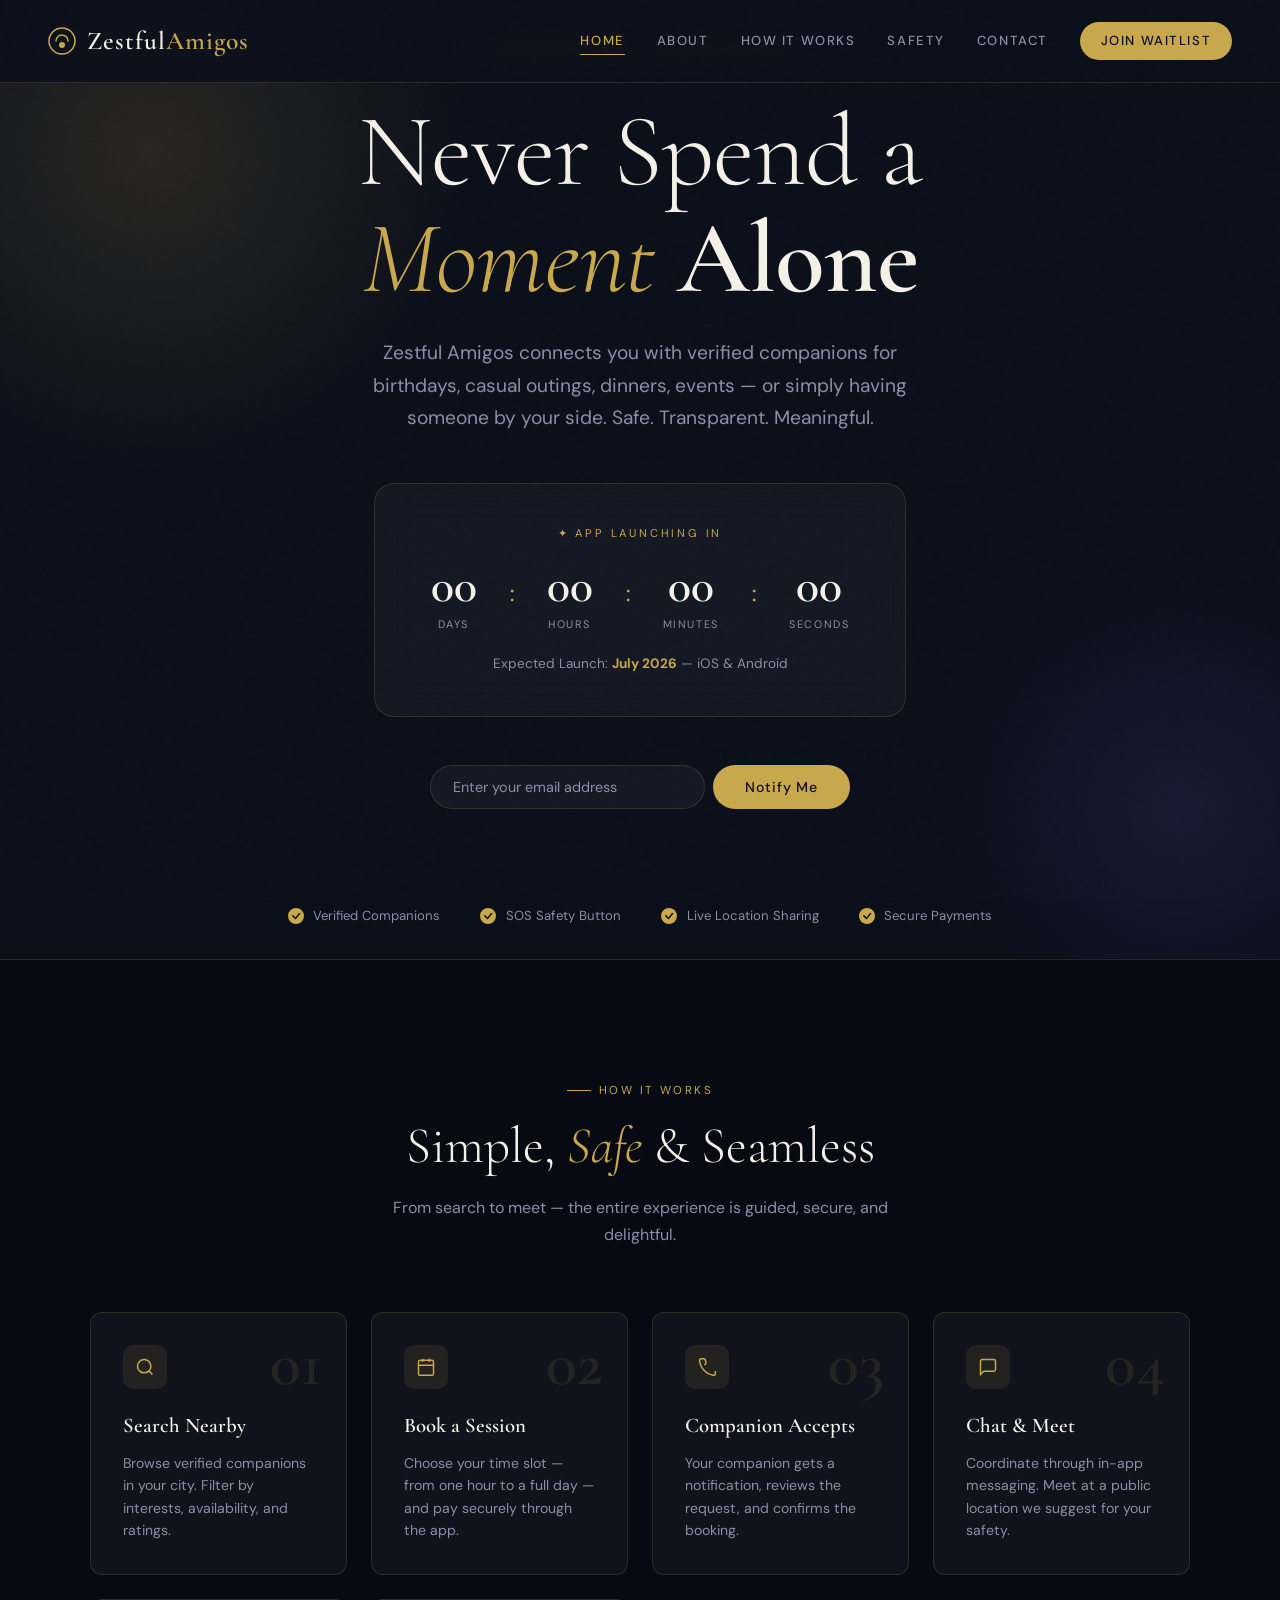
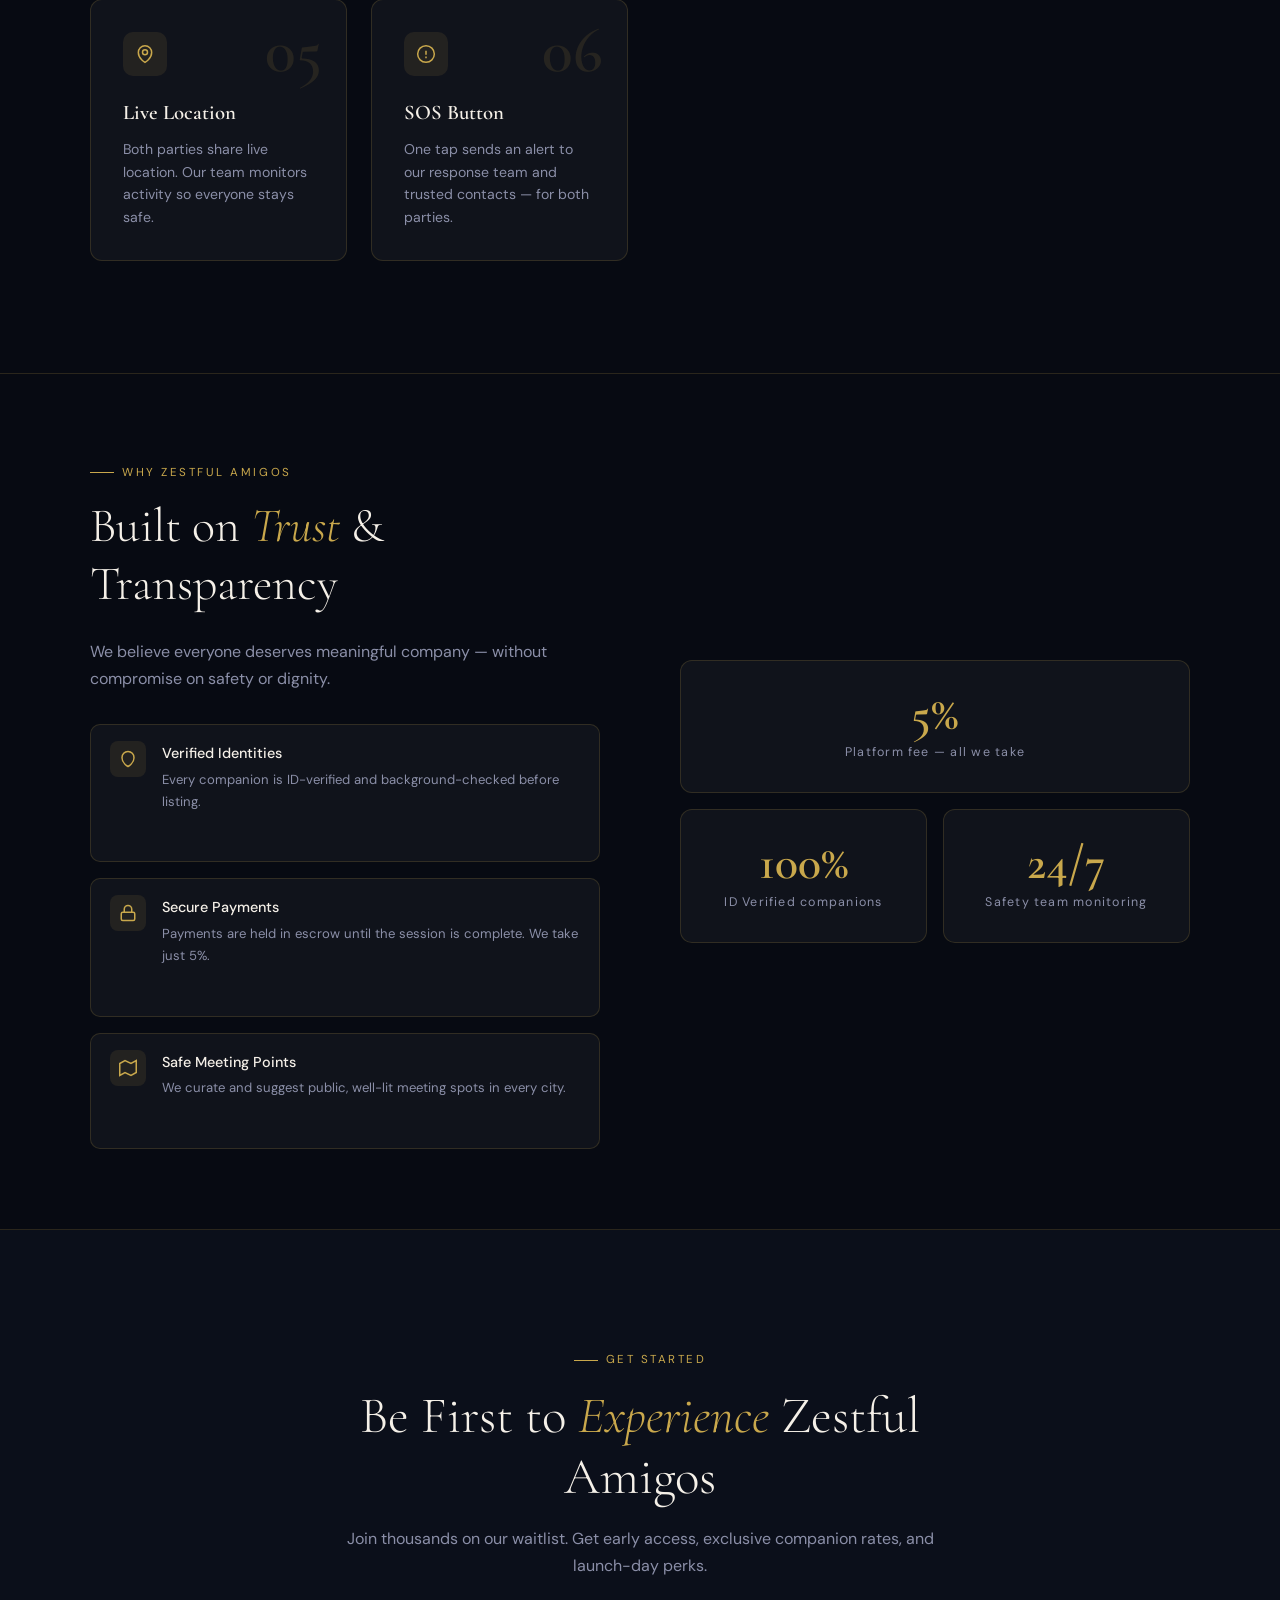
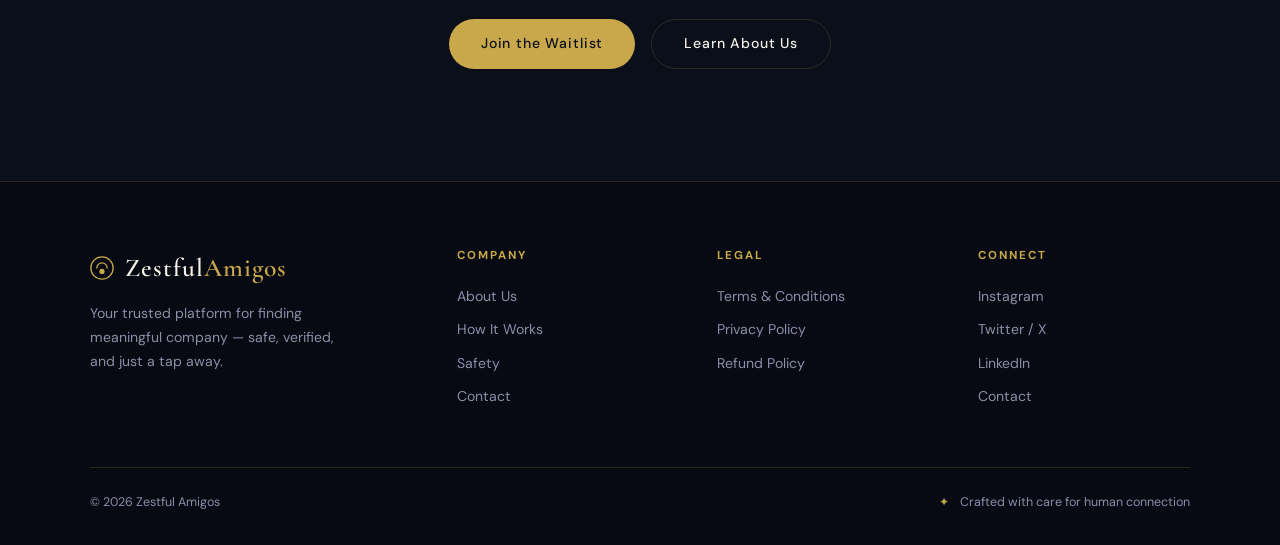
<file: index.html>
<!DOCTYPE html>
<html lang="en">
<head>
<meta charset="UTF-8">
<meta name="viewport" content="width=device-width, initial-scale=1.0">
<title>Zestful Amigos — Find Your Perfect Companion</title>
<link rel="stylesheet" href="styles.css">
<style>

/* ── LANDING SPECIFIC ── */
.hero {
  min-height: 100vh;
  display: flex; flex-direction: column;
  align-items: center; justify-content: center;
  text-align: center;
  padding: 2rem;
  position: relative;
  overflow: hidden;
}

/* Ambient gradient blobs */
.hero::before {
  content: '';
  position: absolute;
  width: 700px; height: 700px;
  border-radius: 50%;
  background: radial-gradient(circle, rgba(201,168,76,.15) 0%, transparent 65%);
  top: -200px; left: -200px;
  pointer-events: none;
  animation: drift1 12s ease-in-out infinite alternate;
}
.hero::after {
  content: '';
  position: absolute;
  width: 500px; height: 500px;
  border-radius: 50%;
  background: radial-gradient(circle, rgba(100,120,255,.1) 0%, transparent 65%);
  bottom: -100px; right: -150px;
  pointer-events: none;
  animation: drift2 10s ease-in-out infinite alternate;
}

@keyframes drift1 { to { transform: translate(60px, 40px); } }
@keyframes drift2 { to { transform: translate(-40px, -60px); } }

/* Star particles */
.stars {
  position: absolute; inset: 0; pointer-events: none; overflow: hidden;
}
.star {
  position: absolute;
  width: 2px; height: 2px;
  background: var(--gold);
  border-radius: 50%;
  opacity: 0;
  animation: twinkle var(--d) ease-in-out infinite var(--delay);
}
@keyframes twinkle {
  0%,100% { opacity: 0; transform: scale(.5); }
  50% { opacity: .6; transform: scale(1.2); }
}

.hero-inner { position: relative; z-index: 2; max-width: 820px; }

/* Badge */
.hero-badge {
  display: inline-flex; align-items: center; gap: .5rem;
  background: rgba(201,168,76,.1);
  border: 1px solid rgba(201,168,76,.3);
  border-radius: 50px;
  padding: .35rem 1rem;
  font-size: .76rem;
  letter-spacing: .18em;
  text-transform: uppercase;
  color: var(--gold);
  margin-bottom: 2rem;
  animation: fadeUp .8s ease both;
}
.hero-badge .dot {
  width: 6px; height: 6px; border-radius: 50%;
  background: var(--gold);
  animation: pulse 2s ease infinite;
}
@keyframes pulse { 0%,100%{opacity:1;transform:scale(1)} 50%{opacity:.4;transform:scale(.6)} }

.hero h1 {
  font-family: var(--font-display);
  font-size: clamp(3rem, 8vw, 6.5rem);
  font-weight: 300;
  line-height: 1.05;
  letter-spacing: -.01em;
  margin-bottom: 1.5rem;
  animation: fadeUp .9s .1s ease both;
}
.hero h1 em { font-style: italic; color: var(--gold); }
.hero h1 strong { font-weight: 600; }

.hero-subtitle {
  font-size: clamp(1rem, 2vw, 1.2rem);
  color: var(--muted);
  max-width: 560px;
  margin: 0 auto 3rem;
  animation: fadeUp 1s .2s ease both;
}

/* Coming Soon Banner */
.coming-soon {
  display: inline-flex; flex-direction: column; align-items: center;
  gap: 1.2rem;
  background: var(--glass);
  border: 1px solid var(--border);
  border-radius: 20px;
  padding: 2.5rem 3.5rem;
  margin-bottom: 3rem;
  backdrop-filter: blur(20px);
  animation: fadeUp 1s .3s ease both;
  position: relative;
  overflow: hidden;
}
.coming-soon::before {
  content: '';
  position: absolute;
  top: -1px; left: 20%; right: 20%; height: 1px;
  background: linear-gradient(90deg, transparent, var(--gold), transparent);
}

.coming-soon-label {
  font-size: .7rem;
  letter-spacing: .25em;
  text-transform: uppercase;
  color: var(--gold);
}

.countdown {
  display: flex; gap: 2rem; align-items: center;
}
.countdown-unit {
  text-align: center;
}
.countdown-num {
  font-family: var(--font-display);
  font-size: 3rem;
  font-weight: 600;
  line-height: 1;
  color: var(--cream);
}
.countdown-lbl {
  font-size: .68rem;
  letter-spacing: .15em;
  text-transform: uppercase;
  color: var(--muted);
  margin-top: .3rem;
}
.countdown-sep {
  font-family: var(--font-display);
  font-size: 2rem;
  color: var(--gold);
  margin-bottom: .8rem;
}

.coming-soon-date {
  font-size: .85rem;
  color: var(--muted);
}
.coming-soon-date strong { color: var(--gold); }

/* Email waitlist */
.waitlist {
  display: flex; gap: .5rem;
  max-width: 420px; width: 100%;
  margin: 0 auto;
  animation: fadeUp 1s .4s ease both;
}
.waitlist input {
  flex: 1;
  background: var(--glass);
  border: 1px solid var(--border);
  border-radius: 50px;
  padding: .75rem 1.4rem;
  color: var(--cream);
  font-family: var(--font-body);
  font-size: .9rem;
  outline: none;
  transition: border-color .25s;
}
.waitlist input::placeholder { color: var(--muted); }
.waitlist input:focus { border-color: var(--gold); }

.hero-features {
  display: flex; gap: 2.5rem; justify-content: center;
  margin-top: 4rem;
  flex-wrap: wrap;
  animation: fadeUp 1s .5s ease both;
}
.hero-feature {
  display: flex; align-items: center; gap: .6rem;
  font-size: .82rem;
  color: var(--muted);
}
.hero-feature svg { color: var(--gold); flex-shrink: 0; }

/* ── HOW IT WORKS ── */
.section { padding: 7rem 3rem; max-width: 1100px; margin: 0 auto; }
.section-header { text-align: center; margin-bottom: 4rem; }
.section-header h2 {
  font-family: var(--font-display);
  font-size: clamp(2rem, 4vw, 3.2rem);
  font-weight: 300;
  line-height: 1.2;
  margin-bottom: .5rem;
}
.section-header h2 em { font-style: italic; color: var(--gold); }
.section-header p { color: var(--muted); max-width: 500px; margin: 1rem auto 0; }

.steps-grid {
  display: grid;
  grid-template-columns: repeat(auto-fit, minmax(220px, 1fr));
  gap: 1.5rem;
}
.step-card {
  background: var(--glass);
  border: 1px solid var(--border);
  border-radius: var(--radius);
  padding: 2rem;
  position: relative;
  transition: border-color .3s, transform .3s;
}
.step-card:hover { border-color: rgba(201,168,76,.5); transform: translateY(-4px); }
.step-num {
  font-family: var(--font-display);
  font-size: 4rem;
  font-weight: 600;
  color: rgba(201,168,76,.12);
  line-height: 1;
  position: absolute; top: 1.2rem; right: 1.5rem;
}
.step-icon {
  width: 44px; height: 44px;
  background: rgba(201,168,76,.1);
  border-radius: 10px;
  display: flex; align-items: center; justify-content: center;
  margin-bottom: 1.2rem;
  color: var(--gold);
}
.step-card h3 {
  font-family: var(--font-display);
  font-size: 1.3rem;
  font-weight: 600;
  margin-bottom: .5rem;
}
.step-card p { font-size: .88rem; color: var(--muted); line-height: 1.6; }

/* ── VALUE PROPS ── */
.values-section {
  padding: 5rem 3rem;
  background: #070a12;
  border-top: 1px solid var(--border);
  border-bottom: 1px solid var(--border);
}
.values-inner {
  max-width: 1100px; margin: 0 auto;
  display: grid; grid-template-columns: 1fr 1fr;
  gap: 5rem; align-items: center;
}
.values-text h2 {
  font-family: var(--font-display);
  font-size: clamp(2rem, 4vw, 3rem);
  font-weight: 300; line-height: 1.2;
  margin-bottom: 1.5rem;
}
.values-text h2 em { font-style: italic; color: var(--gold); }
.values-text p { color: var(--muted); margin-bottom: 2rem; }

.value-list { display: flex; flex-direction: column; gap: 1rem; }
.value-item {
  display: flex; align-items: flex-start; gap: 1rem;
  padding: 1rem 1.2rem;
  background: var(--glass);
  border: 1px solid var(--border);
  border-radius: 10px;
  transition: border-color .25s;
}
.value-item:hover { border-color: rgba(201,168,76,.4); }
.value-item-icon {
  width: 36px; height: 36px; flex-shrink: 0;
  background: rgba(201,168,76,.1);
  border-radius: 8px;
  display: flex; align-items: center; justify-content: center;
  color: var(--gold);
}
.value-item-text h4 { font-size: .9rem; font-weight: 500; margin-bottom: .2rem; }
.value-item-text p { font-size: .82rem; color: var(--muted); }

.values-visual {
  display: grid; grid-template-columns: 1fr 1fr; gap: 1rem;
}
.stat-card {
  background: var(--glass);
  border: 1px solid var(--border);
  border-radius: var(--radius);
  padding: 1.8rem;
  text-align: center;
}
.stat-card:first-child { grid-column: 1/-1; }
.stat-num {
  font-family: var(--font-display);
  font-size: 3rem;
  font-weight: 600;
  color: var(--gold);
  line-height: 1;
}
.stat-label { font-size: .78rem; color: var(--muted); letter-spacing: .1em; margin-top: .3rem; }

/* ── CTA SECTION ── */
.cta-section {
  padding: 7rem 3rem;
  text-align: center;
  max-width: 700px; margin: 0 auto;
}
.cta-section h2 {
  font-family: var(--font-display);
  font-size: clamp(2rem, 4vw, 3.2rem);
  font-weight: 300; line-height: 1.2;
  margin-bottom: 1rem;
}
.cta-section h2 em { font-style: italic; color: var(--gold); }
.cta-section p { color: var(--muted); margin-bottom: 2.5rem; }
.cta-buttons { display: flex; gap: 1rem; justify-content: center; flex-wrap: wrap; }

/* ── FADE UP ANIM ── */
@keyframes fadeUp {
  from { opacity: 0; transform: translateY(24px); }
  to   { opacity: 1; transform: translateY(0); }
}

@media (max-width: 900px) {
  .values-inner { grid-template-columns: 1fr; gap: 3rem; }
  .values-visual { display: none; }
}
@media (max-width: 600px) {
  .countdown { gap: 1rem; }
  .countdown-num { font-size: 2rem; }
  .coming-soon { padding: 2rem 1.5rem; }
  .hero-features { gap: 1.2rem; }
  .steps-grid { grid-template-columns: 1fr; }
  .waitlist { flex-direction: column; }
  .section { padding: 5rem 1.5rem; }
  .values-section { padding: 4rem 1.5rem; }
}
</style>
</head>
<body>

<!-- ── NAV ── -->
<nav class="nav">
  <a href="index.html" class="nav-logo">
    <svg width="28" height="28" viewBox="0 0 28 28" fill="none">
      <circle cx="14" cy="14" r="13" stroke="#c9a84c" stroke-width="1.5"/>
      <path d="M8 14c0-3.314 2.686-6 6-6s6 2.686 6 6" stroke="#c9a84c" stroke-width="1.5" stroke-linecap="round"/>
      <circle cx="14" cy="18" r="3" fill="#c9a84c"/>
    </svg>
    <span>Zestful<em>Amigos</em></span>
  </a>
  <button class="nav-toggle" id="navToggle" aria-label="Menu">
    <span></span><span></span><span></span>
  </button>
  <div class="nav-links" id="navLinks">
    <a href="index.html" class="active">Home</a>
    <a href="about.html">About</a>
    <a href="how-it-works.html">How It Works</a>
    <a href="safety.html">Safety</a>
    <a href="contact.html">Contact</a>
    <a href="contact.html" class="nav-cta">Join Waitlist</a>
  </div>
</nav>

<!-- ── HERO ── -->
<section class="hero">
  <!-- Stars -->
  <div class="stars" id="stars"></div>

  <div class="hero-inner">
    <div class="hero-badge">
      <span class="dot"></span>
      Launching Soon — Reserve Your Spot
    </div>

    <h1>
      Never Spend a<br>
      <em>Moment</em> <strong>Alone</strong>
    </h1>

    <p class="hero-subtitle">
      Zestful Amigos connects you with verified companions for birthdays, casual outings,
      dinners, events — or simply having someone by your side. Safe. Transparent. Meaningful.
    </p>

    <!-- Coming Soon Countdown -->
    <div class="coming-soon">
      <span class="coming-soon-label">✦ App Launching In</span>
      <div class="countdown">
        <div class="countdown-unit">
          <div class="countdown-num" id="cdDays">30</div>
          <div class="countdown-lbl">Days</div>
        </div>
        <div class="countdown-sep">:</div>
        <div class="countdown-unit">
          <div class="countdown-num" id="cdHours">00</div>
          <div class="countdown-lbl">Hours</div>
        </div>
        <div class="countdown-sep">:</div>
        <div class="countdown-unit">
          <div class="countdown-num" id="cdMins">00</div>
          <div class="countdown-lbl">Minutes</div>
        </div>
        <div class="countdown-sep">:</div>
        <div class="countdown-unit">
          <div class="countdown-num" id="cdSecs">00</div>
          <div class="countdown-lbl">Seconds</div>
        </div>
      </div>
      <p class="coming-soon-date">Expected Launch: <strong>July 2026</strong> — iOS & Android</p>
    </div>

    <!-- Waitlist -->
    <div class="waitlist">
      <input type="email" placeholder="Enter your email address" id="emailInput">
      <button class="btn btn-primary" onclick="joinWaitlist()">Notify Me</button>
    </div>
    <p id="waitlistMsg" style="margin-top:.8rem;font-size:.82rem;color:var(--gold);min-height:1.2rem;"></p>

    <div class="hero-features">
      <div class="hero-feature">
        <svg width="16" height="16" fill="currentColor" viewBox="0 0 16 16"><path d="M16 8A8 8 0 1 1 0 8a8 8 0 0 1 16 0zm-3.97-3.03a.75.75 0 0 0-1.08.022L7.477 9.417 5.384 7.323a.75.75 0 0 0-1.06 1.06L6.97 11.03a.75.75 0 0 0 1.079-.02l3.992-4.99a.75.75 0 0 0-.01-1.05z"/></svg>
        Verified Companions
      </div>
      <div class="hero-feature">
        <svg width="16" height="16" fill="currentColor" viewBox="0 0 16 16"><path d="M16 8A8 8 0 1 1 0 8a8 8 0 0 1 16 0zm-3.97-3.03a.75.75 0 0 0-1.08.022L7.477 9.417 5.384 7.323a.75.75 0 0 0-1.06 1.06L6.97 11.03a.75.75 0 0 0 1.079-.02l3.992-4.99a.75.75 0 0 0-.01-1.05z"/></svg>
        SOS Safety Button
      </div>
      <div class="hero-feature">
        <svg width="16" height="16" fill="currentColor" viewBox="0 0 16 16"><path d="M16 8A8 8 0 1 1 0 8a8 8 0 0 1 16 0zm-3.97-3.03a.75.75 0 0 0-1.08.022L7.477 9.417 5.384 7.323a.75.75 0 0 0-1.06 1.06L6.97 11.03a.75.75 0 0 0 1.079-.02l3.992-4.99a.75.75 0 0 0-.01-1.05z"/></svg>
        Live Location Sharing
      </div>
      <div class="hero-feature">
        <svg width="16" height="16" fill="currentColor" viewBox="0 0 16 16"><path d="M16 8A8 8 0 1 1 0 8a8 8 0 0 1 16 0zm-3.97-3.03a.75.75 0 0 0-1.08.022L7.477 9.417 5.384 7.323a.75.75 0 0 0-1.06 1.06L6.97 11.03a.75.75 0 0 0 1.079-.02l3.992-4.99a.75.75 0 0 0-.01-1.05z"/></svg>
        Secure Payments
      </div>
    </div>
  </div>
</section>

<!-- ── HOW IT WORKS ── -->
<section style="padding: 7rem 3rem; background: #070a12; border-top: 1px solid var(--border);">
  <div style="max-width: 1100px; margin: 0 auto;">
    <div class="section-header">
      <div class="section-label">How It Works</div>
      <h2>Simple, <em>Safe</em> & Seamless</h2>
      <p>From search to meet — the entire experience is guided, secure, and delightful.</p>
    </div>
    <div class="steps-grid">
      <div class="step-card">
        <div class="step-num">01</div>
        <div class="step-icon">
          <svg width="20" height="20" fill="none" stroke="currentColor" stroke-width="1.8" viewBox="0 0 24 24"><circle cx="11" cy="11" r="8"/><path d="m21 21-4.35-4.35"/></svg>
        </div>
        <h3>Search Nearby</h3>
        <p>Browse verified companions in your city. Filter by interests, availability, and ratings.</p>
      </div>
      <div class="step-card">
        <div class="step-num">02</div>
        <div class="step-icon">
          <svg width="20" height="20" fill="none" stroke="currentColor" stroke-width="1.8" viewBox="0 0 24 24"><rect x="3" y="4" width="18" height="18" rx="2"/><path d="M16 2v4M8 2v4M3 10h18"/></svg>
        </div>
        <h3>Book a Session</h3>
        <p>Choose your time slot — from one hour to a full day — and pay securely through the app.</p>
      </div>
      <div class="step-card">
        <div class="step-num">03</div>
        <div class="step-icon">
          <svg width="20" height="20" fill="none" stroke="currentColor" stroke-width="1.8" viewBox="0 0 24 24"><path d="M22 16.92v3a2 2 0 0 1-2.18 2A19.8 19.8 0 0 1 3.08 4.18 2 2 0 0 1 5.05 2h3a2 2 0 0 1 2 1.72 12.05 12.05 0 0 0 .65 2.6 2 2 0 0 1-.45 2.11L9.09 9.91"/></svg>
        </div>
        <h3>Companion Accepts</h3>
        <p>Your companion gets a notification, reviews the request, and confirms the booking.</p>
      </div>
      <div class="step-card">
        <div class="step-num">04</div>
        <div class="step-icon">
          <svg width="20" height="20" fill="none" stroke="currentColor" stroke-width="1.8" viewBox="0 0 24 24"><path d="M21 15a2 2 0 0 1-2 2H7l-4 4V5a2 2 0 0 1 2-2h14a2 2 0 0 1 2 2z"/></svg>
        </div>
        <h3>Chat & Meet</h3>
        <p>Coordinate through in-app messaging. Meet at a public location we suggest for your safety.</p>
      </div>
      <div class="step-card">
        <div class="step-num">05</div>
        <div class="step-icon">
          <svg width="20" height="20" fill="none" stroke="currentColor" stroke-width="1.8" viewBox="0 0 24 24"><path d="M12 22s-8-4.5-8-11.8A8 8 0 0 1 12 2a8 8 0 0 1 8 8.2c0 7.3-8 11.8-8 11.8z"/><circle cx="12" cy="10" r="3"/></svg>
        </div>
        <h3>Live Location</h3>
        <p>Both parties share live location. Our team monitors activity so everyone stays safe.</p>
      </div>
      <div class="step-card">
        <div class="step-num">06</div>
        <div class="step-icon">
          <svg width="20" height="20" fill="none" stroke="currentColor" stroke-width="1.8" viewBox="0 0 24 24"><path d="M12 22C6.477 22 2 17.523 2 12S6.477 2 12 2s10 4.477 10 10-4.477 10-10 10zm0-7v2m0-9v5"/></svg>
        </div>
        <h3>SOS Button</h3>
        <p>One tap sends an alert to our response team and trusted contacts — for both parties.</p>
      </div>
    </div>
  </div>
</section>

<!-- ── VALUES ── -->
<section class="values-section">
  <div class="values-inner">
    <div class="values-text">
      <div class="section-label">Why Zestful Amigos</div>
      <h2>Built on <em>Trust</em> & Transparency</h2>
      <p>We believe everyone deserves meaningful company — without compromise on safety or dignity.</p>
      <div class="value-list">
        <div class="value-item">
          <div class="value-item-icon">
            <svg width="18" height="18" fill="none" stroke="currentColor" stroke-width="2" viewBox="0 0 24 24"><path d="M12 22s-8-4.5-8-11.8A8 8 0 0 1 12 2a8 8 0 0 1 8 8.2c0 7.3-8 11.8-8 11.8z"/></svg>
          </div>
          <div class="value-item-text">
            <h4>Verified Identities</h4>
            <p>Every companion is ID-verified and background-checked before listing.</p>
          </div>
        </div>
        <div class="value-item">
          <div class="value-item-icon">
            <svg width="18" height="18" fill="none" stroke="currentColor" stroke-width="2" viewBox="0 0 24 24"><rect x="3" y="11" width="18" height="11" rx="2"/><path d="M7 11V7a5 5 0 0 1 10 0v4"/></svg>
          </div>
          <div class="value-item-text">
            <h4>Secure Payments</h4>
            <p>Payments are held in escrow until the session is complete. We take just 5%.</p>
          </div>
        </div>
        <div class="value-item">
          <div class="value-item-icon">
            <svg width="18" height="18" fill="none" stroke="currentColor" stroke-width="2" viewBox="0 0 24 24"><path d="M1 6v16l7-4 8 4 7-4V2l-7 4-8-4-7 4z"/></svg>
          </div>
          <div class="value-item-text">
            <h4>Safe Meeting Points</h4>
            <p>We curate and suggest public, well-lit meeting spots in every city.</p>
          </div>
        </div>
      </div>
    </div>
    <div class="values-visual">
      <div class="stat-card">
        <div class="stat-num">5%</div>
        <div class="stat-label">Platform fee — all we take</div>
      </div>
      <div class="stat-card">
        <div class="stat-num">100%</div>
        <div class="stat-label">ID Verified companions</div>
      </div>
      <div class="stat-card">
        <div class="stat-num">24/7</div>
        <div class="stat-label">Safety team monitoring</div>
      </div>
    </div>
  </div>
</section>

<!-- ── CTA ── -->
<div class="cta-section">
  <div class="section-label" style="justify-content:center;">Get Started</div>
  <h2>Be First to <em>Experience</em> Zestful Amigos</h2>
  <p>Join thousands on our waitlist. Get early access, exclusive companion rates, and launch-day perks.</p>
  <div class="cta-buttons">
    <a href="contact.html" class="btn btn-primary">Join the Waitlist</a>
    <a href="about.html" class="btn btn-outline">Learn About Us</a>
  </div>
</div>

<!-- ── FOOTER ── -->
<footer class="footer">
  <div class="footer-grid">
    <div class="footer-brand">
      <a href="index.html" class="nav-logo" style="margin-bottom:.5rem">
        <svg width="24" height="24" viewBox="0 0 28 28" fill="none"><circle cx="14" cy="14" r="13" stroke="#c9a84c" stroke-width="1.5"/><path d="M8 14c0-3.314 2.686-6 6-6s6 2.686 6 6" stroke="#c9a84c" stroke-width="1.5" stroke-linecap="round"/><circle cx="14" cy="18" r="3" fill="#c9a84c"/></svg>
        <span>Zestful<em>Amigos</em></span>
      </a>
      <p>Your trusted platform for finding meaningful company — safe, verified, and just a tap away.</p>
    </div>
    <div class="footer-col">
      <h4>Company</h4>
      <a href="about.html">About Us</a>
      <a href="how-it-works.html">How It Works</a>
      <a href="safety.html">Safety</a>
      <a href="contact.html">Contact</a>
    </div>
    <div class="footer-col">
      <h4>Legal</h4>
      <a href="terms.html">Terms & Conditions</a>
      <a href="privacy.html">Privacy Policy</a>
      <a href="refund.html">Refund Policy</a>
    </div>
    <div class="footer-col">
      <h4>Connect</h4>
      <a href="#">Instagram</a>
      <a href="#">Twitter / X</a>
      <a href="#">LinkedIn</a>
      <a href="contact.html">Contact</a>
    </div>
  </div>
  <div class="footer-bottom">
    <span>© 2026 Zestful Amigos</span>
    <span><span class="dot">✦</span> Crafted with care for human connection</span>
  </div>
</footer>

<script>
// ── Nav Toggle
document.getElementById('navToggle').addEventListener('click', () => {
  document.getElementById('navLinks').classList.toggle('open');
});

// ── Stars
const stars = document.getElementById('stars');
for (let i = 0; i < 60; i++) {
  const s = document.createElement('div');
  s.className = 'star';
  s.style.cssText = `left:${Math.random()*100}%;top:${Math.random()*100}%;--d:${2+Math.random()*4}s;--delay:${Math.random()*4}s;`;
  stars.appendChild(s);
}

// ── Countdown (target: July 1, 2026)
const target = new Date('2026-08-28T00:00:00');
function updateCountdown() {
  const now = new Date();
  let diff = Math.max(0, target - now);
  const d = Math.floor(diff / 86400000); diff %= 86400000;
  const h = Math.floor(diff / 3600000);  diff %= 3600000;
  const m = Math.floor(diff / 60000);    diff %= 60000;
  const s = Math.floor(diff / 1000);
  document.getElementById('cdDays').textContent  = String(d).padStart(2,'0');
  document.getElementById('cdHours').textContent = String(h).padStart(2,'0');
  document.getElementById('cdMins').textContent  = String(m).padStart(2,'0');
  document.getElementById('cdSecs').textContent  = String(s).padStart(2,'0');
}
updateCountdown();
setInterval(updateCountdown, 1000);

// ── Waitlist
function joinWaitlist() {
  const input = document.getElementById('emailInput');
  const msg   = document.getElementById('waitlistMsg');
  if (!input.value || !input.value.includes('@')) {
    msg.style.color = '#e07';
    msg.textContent = 'Please enter a valid email address.';
    return;
  }
  msg.style.color = 'var(--gold)';
  msg.textContent = '✦ You\'re on the list! We\'ll notify you at launch.';
  input.value = '';
}
document.getElementById('emailInput').addEventListener('keypress', e => {
  if (e.key === 'Enter') joinWaitlist();
});
</script>
</body>
</html>
</file>
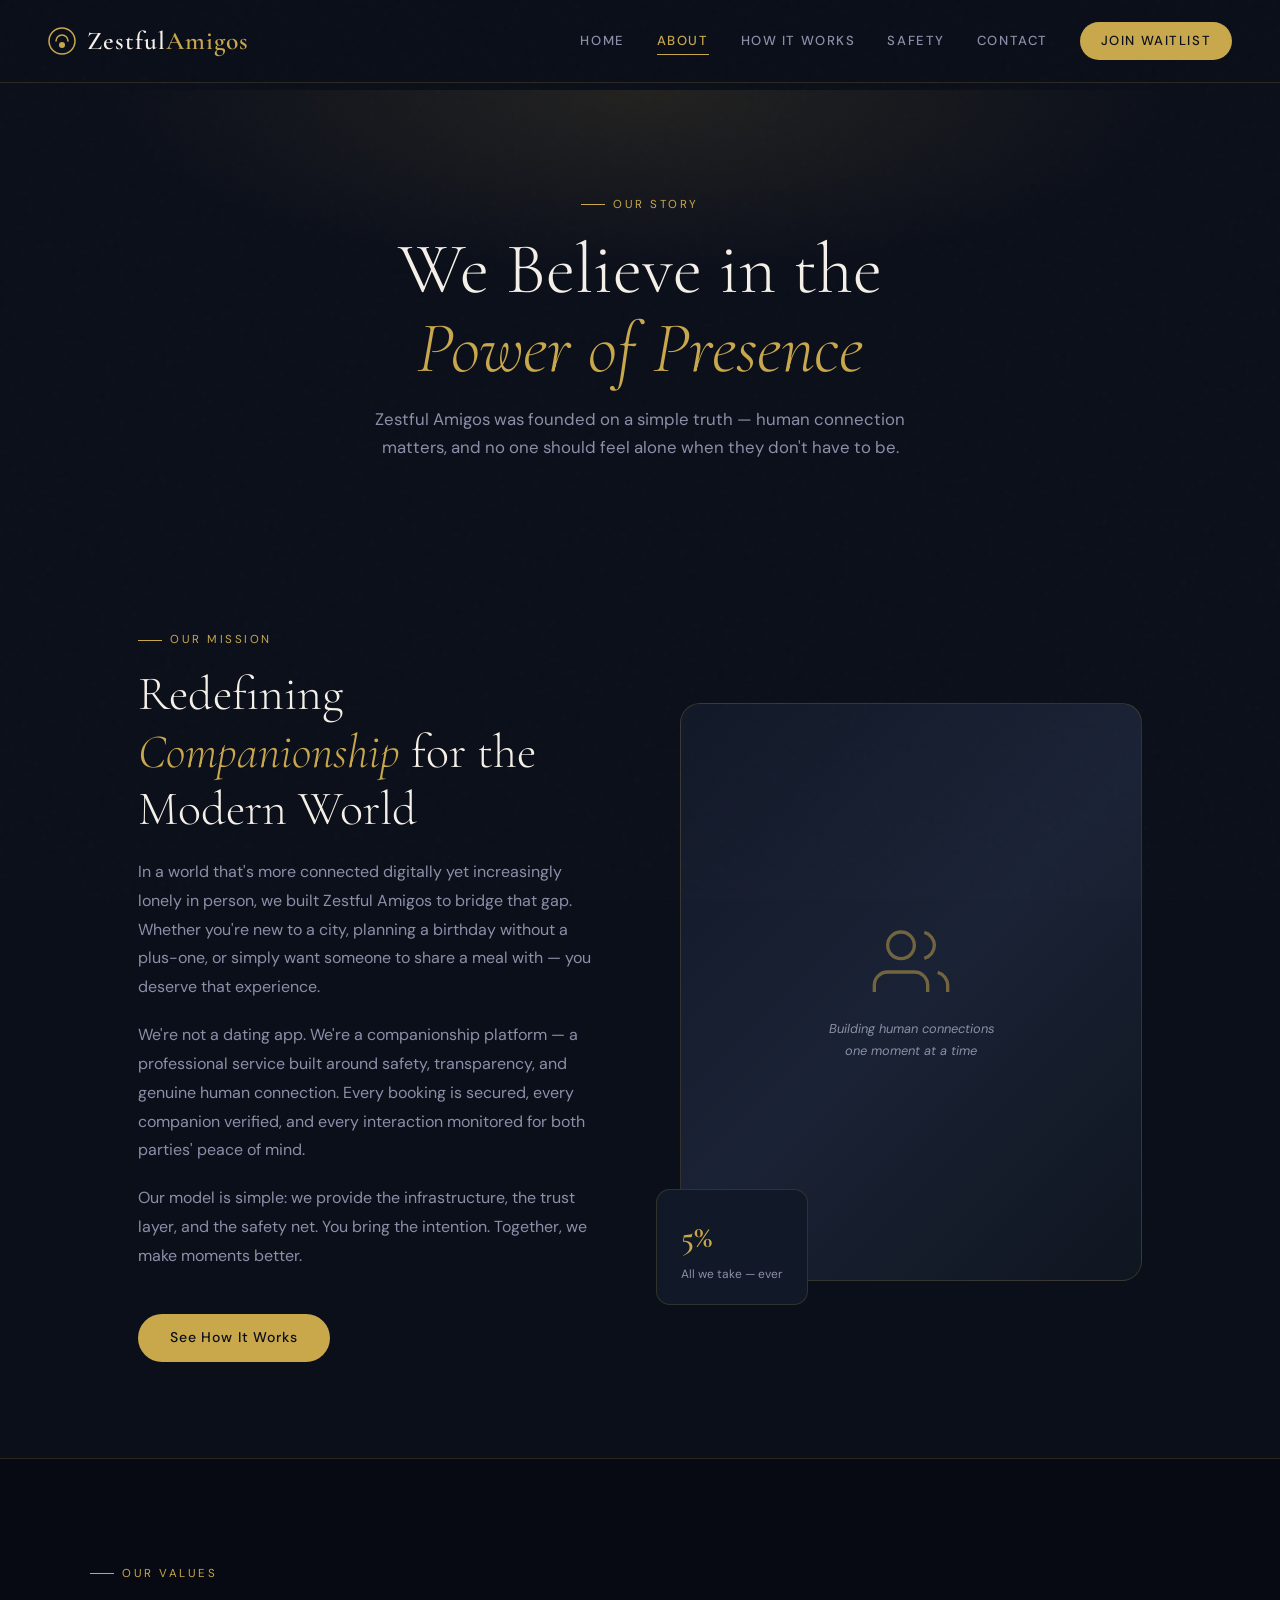
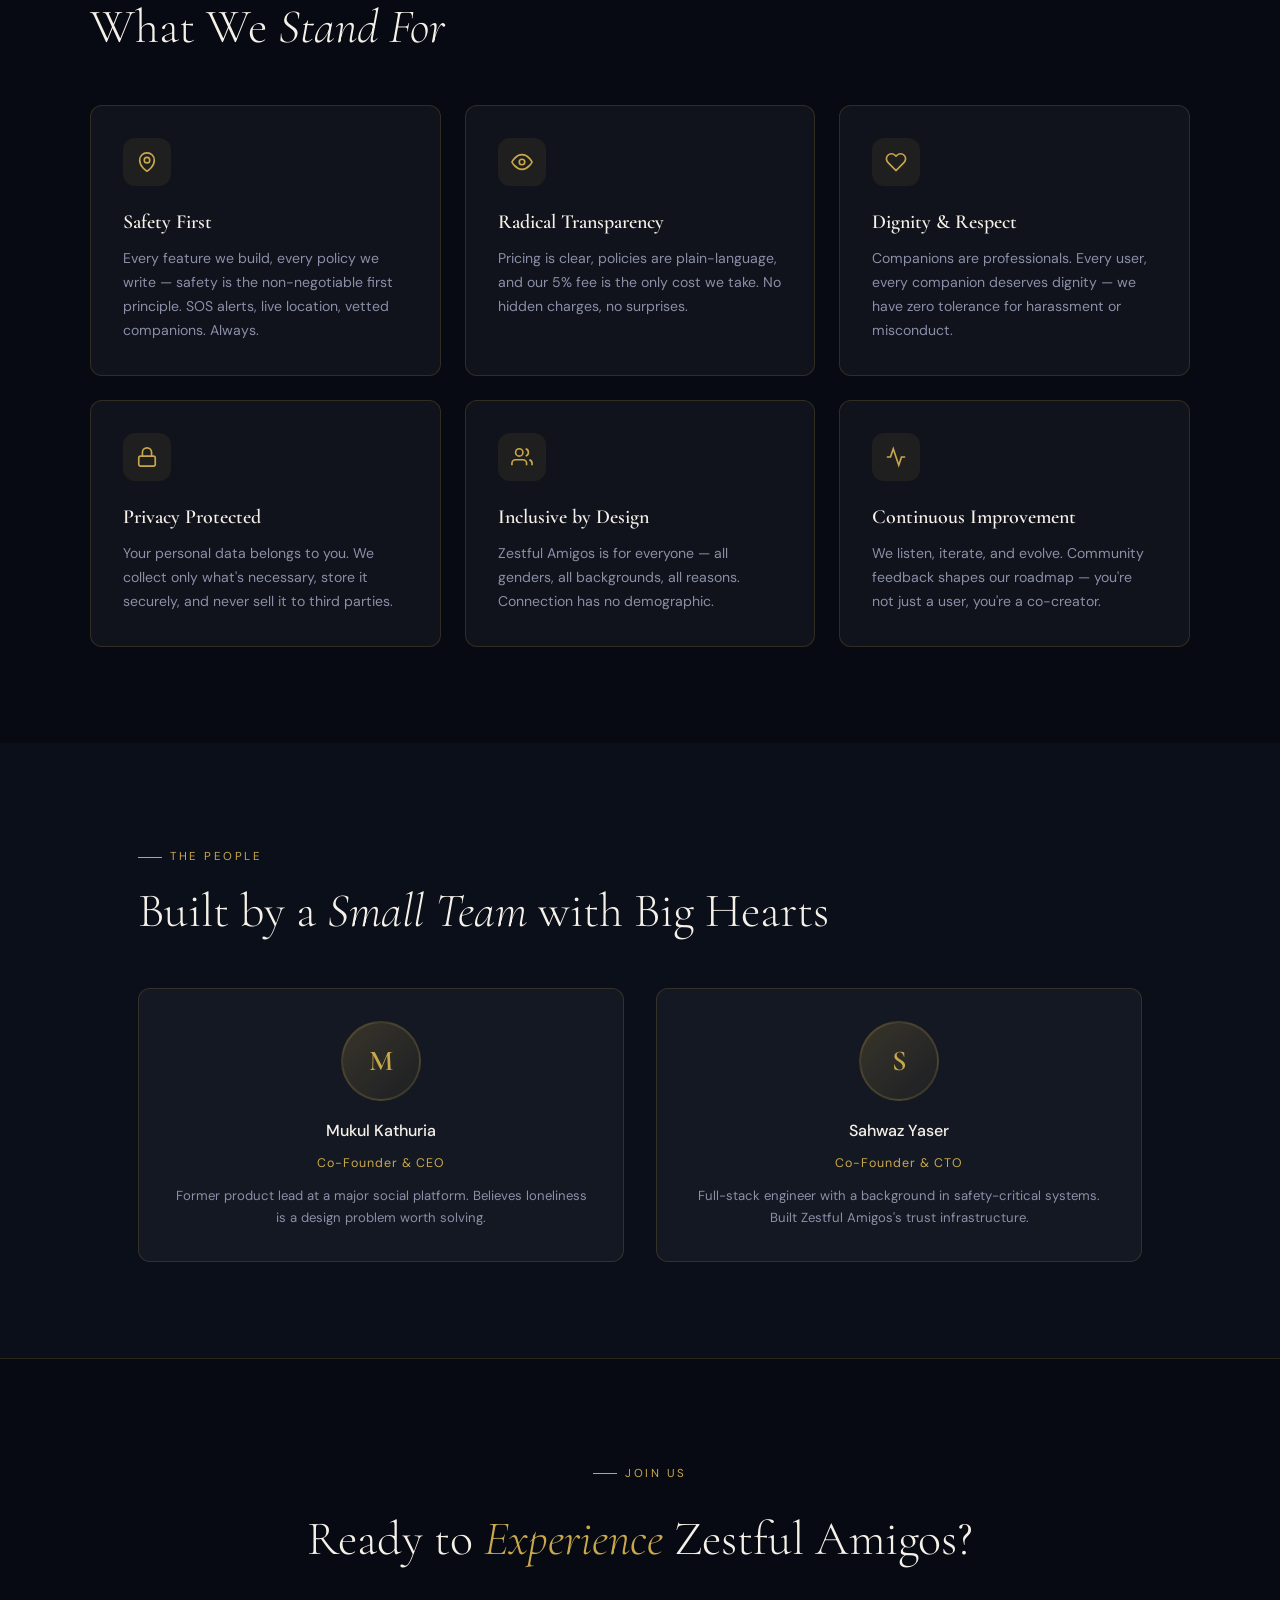
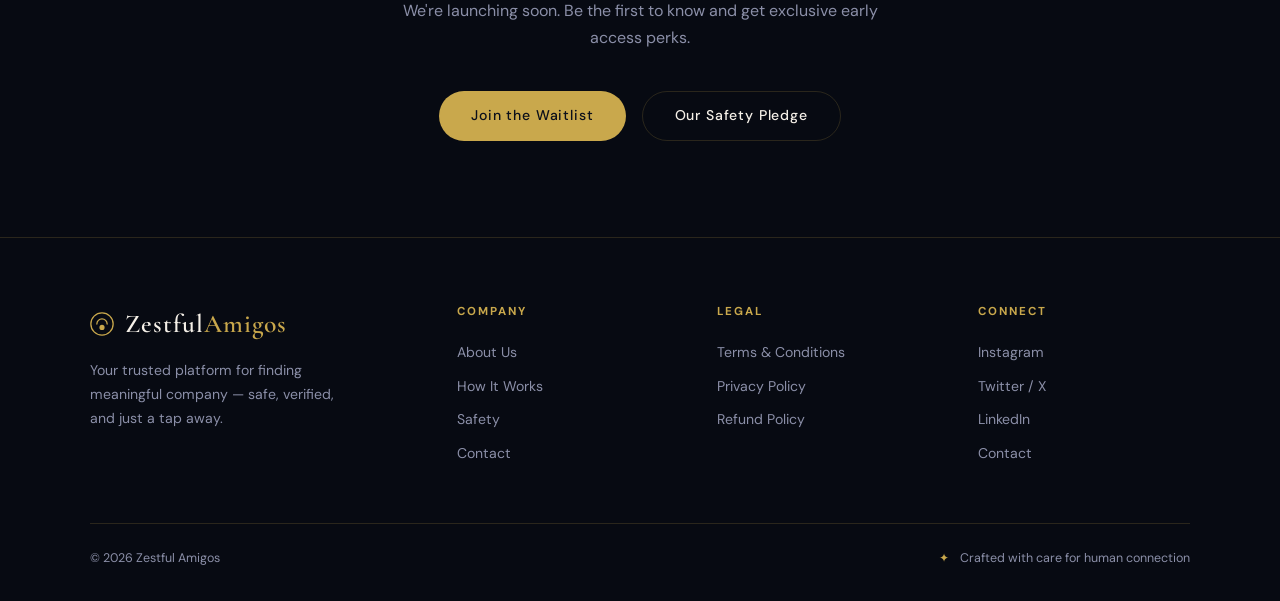
<file: about.html>
<!DOCTYPE html>
<html lang="en">
<head>
<meta charset="UTF-8">
<meta name="viewport" content="width=device-width, initial-scale=1.0">
<title>About Us — Zestful Amigos</title>
<link rel="stylesheet" href="styles.css">
<style>
.mission-section {
  padding: 6rem 3rem;
  max-width: 1100px; margin: 0 auto;
  display: grid; grid-template-columns: 1fr 1fr;
  gap: 5rem; align-items: center;
}
.mission-text h2 {
  font-family: var(--font-display);
  font-size: clamp(2rem, 4vw, 3rem);
  font-weight: 300; line-height: 1.2; margin-bottom: 1.2rem;
}
.mission-text h2 em { font-style: italic; color: var(--gold); }
.mission-text p { color: var(--muted); margin-bottom: 1.2rem; line-height: 1.8; }

.mission-visual {
  position: relative;
}
.mission-img-wrap {
  border-radius: 20px; overflow: hidden;
  border: 1px solid var(--border);
  aspect-ratio: 4/5;
  background: linear-gradient(135deg, #111827 0%, #1a2235 50%, #0f1620 100%);
  display: flex; align-items: center; justify-content: center;
}
.mission-img-icon {
  text-align: center;
}
.mission-img-icon svg { color: var(--gold); opacity: .5; }
.mission-img-icon p { color: var(--muted); font-size: .8rem; margin-top: .5rem; font-style: italic; }

.mission-stat {
  position: absolute;
  bottom: -1.5rem; left: -1.5rem;
  background: var(--navy2);
  border: 1px solid var(--border);
  border-radius: 14px; padding: 1.2rem 1.5rem;
}
.mission-stat-num {
  font-family: var(--font-display);
  font-size: 2rem; font-weight: 600; color: var(--gold);
}
.mission-stat-lbl { font-size: .75rem; color: var(--muted); }

/* ── VALUES GRID ── */
.values-grid-section {
  padding: 6rem 3rem;
  background: #070a12;
  border-top: 1px solid var(--border);
}
.values-grid-section .inner { max-width: 1100px; margin: 0 auto; }
.values-grid {
  display: grid; grid-template-columns: repeat(3, 1fr);
  gap: 1.5rem; margin-top: 3rem;
}
.value-card {
  background: var(--glass);
  border: 1px solid var(--border);
  border-radius: var(--radius); padding: 2rem;
  transition: border-color .3s, transform .3s;
}
.value-card:hover { border-color: rgba(201,168,76,.5); transform: translateY(-4px); }
.value-card-icon {
  width: 48px; height: 48px;
  background: rgba(201,168,76,.08);
  border-radius: 12px;
  display: flex; align-items: center; justify-content: center;
  color: var(--gold); margin-bottom: 1.2rem;
}
.value-card h3 {
  font-family: var(--font-display);
  font-size: 1.25rem; font-weight: 600; margin-bottom: .5rem;
}
.value-card p { font-size: .88rem; color: var(--muted); line-height: 1.7; }

/* ── TEAM ── */
.team-section { padding: 6rem 3rem; max-width: 1100px; margin: 0 auto; }
.team-grid {
  display: grid; grid-template-columns: repeat(auto-fit, minmax(220px, 1fr));
  gap: 2rem; margin-top: 3rem;
}
.team-card {
  background: var(--glass);
  border: 1px solid var(--border);
  border-radius: var(--radius); padding: 2rem;
  text-align: center;
  transition: border-color .3s;
}
.team-card:hover { border-color: rgba(201,168,76,.4); }
.team-avatar {
  width: 80px; height: 80px;
  border-radius: 50%;
  background: linear-gradient(135deg, rgba(201,168,76,.2), rgba(201,168,76,.05));
  border: 2px solid var(--border);
  display: flex; align-items: center; justify-content: center;
  margin: 0 auto 1rem;
  font-family: var(--font-display);
  font-size: 1.8rem; font-weight: 600; color: var(--gold);
}
.team-card h4 { font-size: 1rem; font-weight: 500; margin-bottom: .2rem; }
.team-card span { font-size: .78rem; color: var(--gold); letter-spacing: .08em; }
.team-card p { font-size: .82rem; color: var(--muted); margin-top: .6rem; }

/* ── CTA ── */
.about-cta {
  text-align: center; padding: 6rem 3rem;
  background: #070a12; border-top: 1px solid var(--border);
}
.about-cta h2 {
  font-family: var(--font-display);
  font-size: clamp(2rem, 4vw, 3rem);
  font-weight: 300; margin-bottom: 1rem;
}
.about-cta h2 em { font-style: italic; color: var(--gold); }
.about-cta p { color: var(--muted); max-width: 500px; margin: 0 auto 2.5rem; }

@media (max-width: 900px) {
  .mission-section { grid-template-columns: 1fr; gap: 3rem; }
  .mission-visual { display: none; }
  .values-grid { grid-template-columns: 1fr 1fr; }
}
@media (max-width: 600px) {
  .values-grid { grid-template-columns: 1fr; }
  .mission-section, .team-section, .values-grid-section, .about-cta { padding: 4rem 1.5rem; }
}
</style>
</head>
<body>

<nav class="nav">
  <a href="index.html" class="nav-logo">
    <svg width="28" height="28" viewBox="0 0 28 28" fill="none"><circle cx="14" cy="14" r="13" stroke="#c9a84c" stroke-width="1.5"/><path d="M8 14c0-3.314 2.686-6 6-6s6 2.686 6 6" stroke="#c9a84c" stroke-width="1.5" stroke-linecap="round"/><circle cx="14" cy="18" r="3" fill="#c9a84c"/></svg>
    <span>Zestful<em>Amigos</em></span>
  </a>
  <button class="nav-toggle" id="navToggle"><span></span><span></span><span></span></button>
  <div class="nav-links" id="navLinks">
    <a href="index.html">Home</a>
    <a href="about.html" class="active">About</a>
    <a href="how-it-works.html">How It Works</a>
    <a href="safety.html">Safety</a>
    <a href="contact.html">Contact</a>
    <a href="contact.html" class="nav-cta">Join Waitlist</a>
  </div>
</nav>

<div class="page-content">

  <!-- HERO -->
  <div class="page-hero">
    <div class="section-label" style="justify-content:center;">Our Story</div>
    <h1>We Believe in the <br><em>Power of Presence</em></h1>
    <p>Zestful Amigos was founded on a simple truth — human connection matters, and no one should feel alone when they don't have to be.</p>
  </div>

  <!-- MISSION -->
  <div class="mission-section">
    <div class="mission-text">
      <div class="section-label">Our Mission</div>
      <h2>Redefining <em>Companionship</em> for the Modern World</h2>
      <p>In a world that's more connected digitally yet increasingly lonely in person, we built Zestful Amigos to bridge that gap. Whether you're new to a city, planning a birthday without a plus-one, or simply want someone to share a meal with — you deserve that experience.</p>
      <p>We're not a dating app. We're a companionship platform — a professional service built around safety, transparency, and genuine human connection. Every booking is secured, every companion verified, and every interaction monitored for both parties' peace of mind.</p>
      <p>Our model is simple: we provide the infrastructure, the trust layer, and the safety net. You bring the intention. Together, we make moments better.</p>
      <a href="how-it-works.html" class="btn btn-primary" style="margin-top:1.5rem;">See How It Works</a>
    </div>
    <div class="mission-visual">
      <div class="mission-img-wrap">
        <div class="mission-img-icon">
          <svg width="80" height="80" fill="none" stroke="currentColor" stroke-width="1" viewBox="0 0 24 24"><path d="M17 21v-2a4 4 0 0 0-4-4H5a4 4 0 0 0-4 4v2"/><circle cx="9" cy="7" r="4"/><path d="M23 21v-2a4 4 0 0 0-3-3.87"/><path d="M16 3.13a4 4 0 0 1 0 7.75"/></svg>
          <p>Building human connections<br>one moment at a time</p>
        </div>
      </div>
      <div class="mission-stat">
        <div class="mission-stat-num">5%</div>
        <div class="mission-stat-lbl">All we take — ever</div>
      </div>
    </div>
  </div>

  <!-- VALUES -->
  <div class="values-grid-section">
    <div class="inner">
      <div class="section-header" style="text-align:left">
        <div class="section-label">Our Values</div>
        <h2 style="font-family:var(--font-display);font-size:clamp(2rem,4vw,3rem);font-weight:300;line-height:1.2;">What We <em>Stand For</em></h2>
      </div>
      <div class="values-grid">
        <div class="value-card">
          <div class="value-card-icon">
            <svg width="22" height="22" fill="none" stroke="currentColor" stroke-width="1.8" viewBox="0 0 24 24"><path d="M12 22s-8-4.5-8-11.8A8 8 0 0 1 12 2a8 8 0 0 1 8 8.2c0 7.3-8 11.8-8 11.8z"/><circle cx="12" cy="10" r="3"/></svg>
          </div>
          <h3>Safety First</h3>
          <p>Every feature we build, every policy we write — safety is the non-negotiable first principle. SOS alerts, live location, vetted companions. Always.</p>
        </div>
        <div class="value-card">
          <div class="value-card-icon">
            <svg width="22" height="22" fill="none" stroke="currentColor" stroke-width="1.8" viewBox="0 0 24 24"><path d="M1 12s4-8 11-8 11 8 11 8-4 8-11 8-11-8-11-8z"/><circle cx="12" cy="12" r="3"/></svg>
          </div>
          <h3>Radical Transparency</h3>
          <p>Pricing is clear, policies are plain-language, and our 5% fee is the only cost we take. No hidden charges, no surprises.</p>
        </div>
        <div class="value-card">
          <div class="value-card-icon">
            <svg width="22" height="22" fill="none" stroke="currentColor" stroke-width="1.8" viewBox="0 0 24 24"><path d="M20.84 4.61a5.5 5.5 0 0 0-7.78 0L12 5.67l-1.06-1.06a5.5 5.5 0 0 0-7.78 7.78l1.06 1.06L12 21.23l7.78-7.78 1.06-1.06a5.5 5.5 0 0 0 0-7.78z"/></svg>
          </div>
          <h3>Dignity & Respect</h3>
          <p>Companions are professionals. Every user, every companion deserves dignity — we have zero tolerance for harassment or misconduct.</p>
        </div>
        <div class="value-card">
          <div class="value-card-icon">
            <svg width="22" height="22" fill="none" stroke="currentColor" stroke-width="1.8" viewBox="0 0 24 24"><rect x="3" y="11" width="18" height="11" rx="2"/><path d="M7 11V7a5 5 0 0 1 10 0v4"/></svg>
          </div>
          <h3>Privacy Protected</h3>
          <p>Your personal data belongs to you. We collect only what's necessary, store it securely, and never sell it to third parties.</p>
        </div>
        <div class="value-card">
          <div class="value-card-icon">
            <svg width="22" height="22" fill="none" stroke="currentColor" stroke-width="1.8" viewBox="0 0 24 24"><path d="M17 21v-2a4 4 0 0 0-4-4H5a4 4 0 0 0-4 4v2"/><circle cx="9" cy="7" r="4"/><path d="M23 21v-2a4 4 0 0 0-3-3.87"/><path d="M16 3.13a4 4 0 0 1 0 7.75"/></svg>
          </div>
          <h3>Inclusive by Design</h3>
          <p>Zestful Amigos is for everyone — all genders, all backgrounds, all reasons. Connection has no demographic.</p>
        </div>
        <div class="value-card">
          <div class="value-card-icon">
            <svg width="22" height="22" fill="none" stroke="currentColor" stroke-width="1.8" viewBox="0 0 24 24"><polyline points="22 12 18 12 15 21 9 3 6 12 2 12"/></svg>
          </div>
          <h3>Continuous Improvement</h3>
          <p>We listen, iterate, and evolve. Community feedback shapes our roadmap — you're not just a user, you're a co-creator.</p>
        </div>
      </div>
    </div>
  </div>

  <!-- TEAM -->
  <div class="team-section">
    <div class="section-header" style="text-align:left">
      <div class="section-label">The People</div>
      <h2 style="font-family:var(--font-display);font-size:clamp(2rem,4vw,3rem);font-weight:300;line-height:1.2;">Built by a <em>Small Team</em> with Big Hearts</h2>
    </div>
    <div class="team-grid">
      <div class="team-card">
        <div class="team-avatar">M</div>
        <h4>Mukul Kathuria</h4>
        <span>Co-Founder & CEO</span>
        <p>Former product lead at a major social platform. Believes loneliness is a design problem worth solving.</p>
      </div>
      <div class="team-card">
        <div class="team-avatar">S</div>
        <h4>Sahwaz Yaser</h4>
        <span>Co-Founder & CTO</span>
        <p>Full-stack engineer with a background in safety-critical systems. Built Zestful Amigos's trust infrastructure.</p>
      </div>
    </div>
  </div>

  <!-- CTA -->
  <div class="about-cta">
    <div class="section-label" style="justify-content:center;">Join Us</div>
    <h2>Ready to <em>Experience</em> Zestful Amigos?</h2>
    <p>We're launching soon. Be the first to know and get exclusive early access perks.</p>
    <div style="display:flex;gap:1rem;justify-content:center;flex-wrap:wrap">
      <a href="contact.html" class="btn btn-primary">Join the Waitlist</a>
      <a href="safety.html" class="btn btn-outline">Our Safety Pledge</a>
    </div>
  </div>

</div>

<footer class="footer">
  <div class="footer-grid">
    <div class="footer-brand">
      <a href="index.html" class="nav-logo"><svg width="24" height="24" viewBox="0 0 28 28" fill="none"><circle cx="14" cy="14" r="13" stroke="#c9a84c" stroke-width="1.5"/><path d="M8 14c0-3.314 2.686-6 6-6s6 2.686 6 6" stroke="#c9a84c" stroke-width="1.5" stroke-linecap="round"/><circle cx="14" cy="18" r="3" fill="#c9a84c"/></svg><span>Zestful<em>Amigos</em></span></a>
      <p>Your trusted platform for finding meaningful company — safe, verified, and just a tap away.</p>
    </div>
    <div class="footer-col"><h4>Company</h4><a href="about.html">About Us</a><a href="how-it-works.html">How It Works</a><a href="safety.html">Safety</a><a href="contact.html">Contact</a></div>
    <div class="footer-col"><h4>Legal</h4><a href="terms.html">Terms & Conditions</a><a href="privacy.html">Privacy Policy</a><a href="refund.html">Refund Policy</a></div>
    <div class="footer-col"><h4>Connect</h4><a href="#">Instagram</a><a href="#">Twitter / X</a><a href="#">LinkedIn</a><a href="contact.html">Contact</a></div>
  </div>
  <div class="footer-bottom"><span>© 2026 Zestful Amigos</span><span><span class="dot">✦</span> Crafted with care for human connection</span></div>
</footer>

<script>document.getElementById('navToggle').addEventListener('click',()=>document.getElementById('navLinks').classList.toggle('open'));</script>
</body>
</html>
</file>
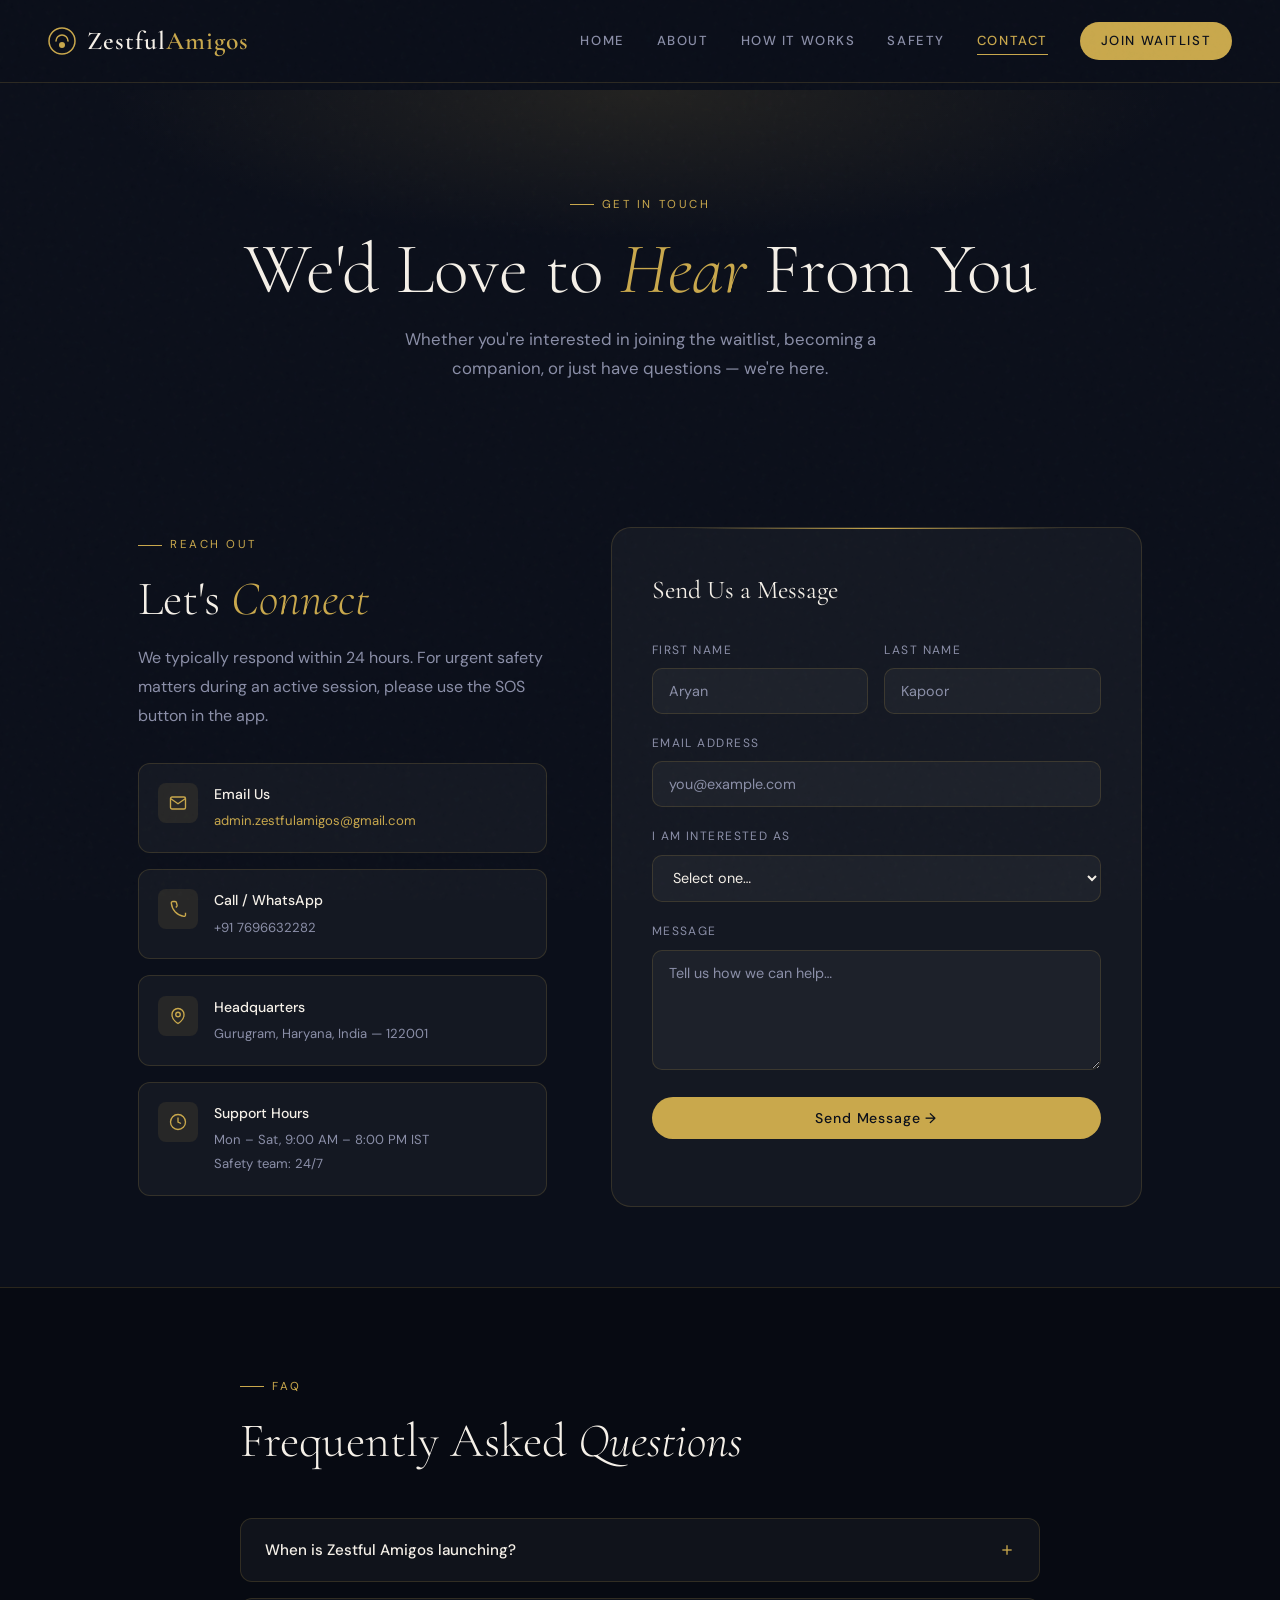
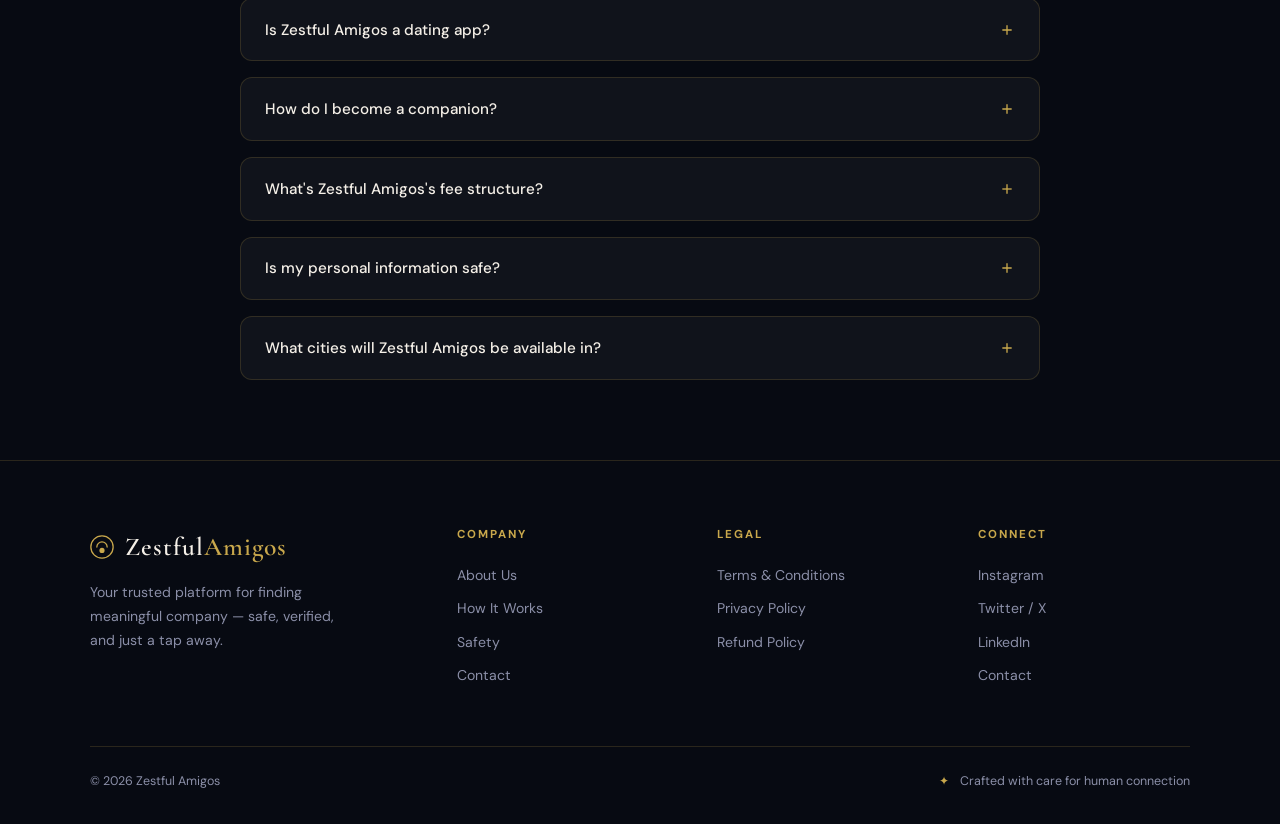
<file: contact.html>
<!DOCTYPE html>
<html lang="en">
<head>
<meta charset="UTF-8">
<meta name="viewport" content="width=device-width, initial-scale=1.0">
<title>Contact Us — Zestful Amigos</title>
<link rel="stylesheet" href="styles.css">
<style>
.contact-layout {
  display: grid; grid-template-columns: 1fr 1.3fr; gap: 4rem;
  max-width: 1100px; margin: 0 auto; padding: 5rem 3rem;
}
.contact-info h2 {
  font-family: var(--font-display);
  font-size: clamp(2rem, 4vw, 3rem); font-weight: 300; line-height: 1.2; margin-bottom: 1rem;
}
.contact-info h2 em { font-style: italic; color: var(--gold); }
.contact-info p { color: var(--muted); line-height: 1.8; margin-bottom: 2rem; }
.contact-details { display: flex; flex-direction: column; gap: 1rem; }
.contact-item {
  display: flex; align-items: flex-start; gap: 1rem;
  padding: 1.2rem; background: var(--glass); border: 1px solid var(--border); border-radius: 12px;
}
.contact-item-icon {
  width: 40px; height: 40px; flex-shrink: 0;
  background: rgba(201,168,76,.1); border-radius: 8px;
  display: flex; align-items: center; justify-content: center; color: var(--gold);
}
.contact-item-text h4 { font-size: .88rem; font-weight: 500; margin-bottom: .15rem; }
.contact-item-text p { font-size: .82rem; color: var(--muted); margin: 0; }
.contact-item-text a { color: var(--gold); }

/* FORM */
.contact-form {
  background: var(--glass); border: 1px solid var(--border);
  border-radius: 20px; padding: 2.5rem;
  position: relative; overflow: hidden;
}
.contact-form::before {
  content: ''; position: absolute; top: -1px; left: 15%; right: 15%; height: 2px;
  background: linear-gradient(90deg, transparent, var(--gold), transparent);
}
.contact-form h3 {
  font-family: var(--font-display); font-size: 1.6rem; font-weight: 400; margin-bottom: 1.8rem;
}
.form-group { margin-bottom: 1.2rem; }
.form-row { display: grid; grid-template-columns: 1fr 1fr; gap: 1rem; }
.form-group label { display: block; font-size: .75rem; letter-spacing: .12em; text-transform: uppercase; color: var(--muted); margin-bottom: .5rem; }
.form-group input, .form-group select, .form-group textarea {
  width: 100%;
  background: rgba(255,255,255,.04); border: 1px solid var(--border);
  border-radius: 10px; padding: .8rem 1rem;
  color: var(--cream); font-family: var(--font-body); font-size: .9rem;
  outline: none; transition: border-color .25s;
}
.form-group input:focus, .form-group select:focus, .form-group textarea:focus { border-color: var(--gold); }
.form-group input::placeholder, .form-group textarea::placeholder { color: var(--muted); }
.form-group select option { background: var(--navy2); }
.form-group textarea { resize: vertical; min-height: 120px; }
#formSuccess {
  display: none; text-align: center; padding: 2rem;
}
#formSuccess .check-icon { font-size: 3rem; margin-bottom: 1rem; }
#formSuccess h4 { font-family: var(--font-display); font-size: 1.5rem; margin-bottom: .5rem; }
#formSuccess p { color: var(--muted); font-size: .9rem; }

/* FAQ */
.faq-section { padding: 5rem 3rem; background: #070a12; border-top: 1px solid var(--border); }
.faq-inner { max-width: 800px; margin: 0 auto; }
.faq-list { display: flex; flex-direction: column; gap: 1rem; margin-top: 3rem; }
.faq-item {
  background: var(--glass); border: 1px solid var(--border); border-radius: var(--radius);
  overflow: hidden;
}
.faq-question {
  width: 100%; display: flex; justify-content: space-between; align-items: center;
  padding: 1.3rem 1.5rem; background: none; border: none; color: var(--cream);
  font-family: var(--font-body); font-size: .95rem; font-weight: 500;
  cursor: pointer; text-align: left; transition: color .25s;
}
.faq-question:hover { color: var(--gold); }
.faq-question svg { flex-shrink: 0; color: var(--gold); transition: transform .3s; }
.faq-answer {
  max-height: 0; overflow: hidden; transition: max-height .3s ease;
}
.faq-answer-inner { padding: 0 1.5rem 1.3rem; font-size: .88rem; color: var(--muted); line-height: 1.7; }
.faq-item.open .faq-answer { max-height: 200px; }
.faq-item.open .faq-question svg { transform: rotate(45deg); }
.faq-item.open .faq-question { color: var(--gold); }

@media(max-width:900px){
  .contact-layout{grid-template-columns:1fr;gap:2.5rem;padding:4rem 1.5rem}
  .form-row{grid-template-columns:1fr}
  .faq-section{padding:4rem 1.5rem}
}
</style>
</head>
<body>
<nav class="nav">
  <a href="index.html" class="nav-logo">
    <svg width="28" height="28" viewBox="0 0 28 28" fill="none"><circle cx="14" cy="14" r="13" stroke="#c9a84c" stroke-width="1.5"/><path d="M8 14c0-3.314 2.686-6 6-6s6 2.686 6 6" stroke="#c9a84c" stroke-width="1.5" stroke-linecap="round"/><circle cx="14" cy="18" r="3" fill="#c9a84c"/></svg>
    <span>Zestful<em>Amigos</em></span>
  </a>
  <button class="nav-toggle" id="navToggle"><span></span><span></span><span></span></button>
  <div class="nav-links" id="navLinks">
    <a href="index.html">Home</a><a href="about.html">About</a>
    <a href="how-it-works.html">How It Works</a>
    <a href="safety.html">Safety</a>
    <a href="contact.html" class="active">Contact</a>
    <a href="contact.html" class="nav-cta">Join Waitlist</a>
  </div>
</nav>

<div class="page-content">
  <div class="page-hero">
    <div class="section-label" style="justify-content:center;">Get in Touch</div>
    <h1>We'd Love to <em>Hear</em> From You</h1>
    <p>Whether you're interested in joining the waitlist, becoming a companion, or just have questions — we're here.</p>
  </div>

  <div class="contact-layout">
    <div class="contact-info">
      <div class="section-label">Reach Out</div>
      <h2>Let's <em>Connect</em></h2>
      <p>We typically respond within 24 hours. For urgent safety matters during an active session, please use the SOS button in the app.</p>
      <div class="contact-details">
        <div class="contact-item">
          <div class="contact-item-icon"><svg width="18" height="18" fill="none" stroke="currentColor" stroke-width="1.8" viewBox="0 0 24 24"><path d="M4 4h16c1.1 0 2 .9 2 2v12c0 1.1-.9 2-2 2H4c-1.1 0-2-.9-2-2V6c0-1.1.9-2 2-2z"/><polyline points="22,6 12,13 2,6"/></svg></div>
          <div class="contact-item-text"><h4>Email Us</h4><p><a href="mailto:admin.zestfulamigos@gmail.com">admin.zestfulamigos@gmail.com</a></p></div>
        </div>
        <div class="contact-item">
          <div class="contact-item-icon"><svg width="18" height="18" fill="none" stroke="currentColor" stroke-width="1.8" viewBox="0 0 24 24"><path d="M22 16.92v3a2 2 0 0 1-2.18 2A19.8 19.8 0 0 1 3.08 4.18 2 2 0 0 1 5.05 2h3a2 2 0 0 1 2 1.72c.13.96.36 1.9.68 2.81a2 2 0 0 1-.45 2.11L9.09 9.91"/></svg></div>
          <div class="contact-item-text"><h4>Call / WhatsApp</h4><p>+91 7696632282</p></div>
        </div>
        <div class="contact-item">
          <div class="contact-item-icon"><svg width="18" height="18" fill="none" stroke="currentColor" stroke-width="1.8" viewBox="0 0 24 24"><path d="M12 22s-8-4.5-8-11.8A8 8 0 0 1 12 2a8 8 0 0 1 8 8.2c0 7.3-8 11.8-8 11.8z"/><circle cx="12" cy="10" r="3"/></svg></div>
          <div class="contact-item-text"><h4>Headquarters</h4><p>Gurugram, Haryana, India — 122001</p></div>
        </div>
        <div class="contact-item">
          <div class="contact-item-icon"><svg width="18" height="18" fill="none" stroke="currentColor" stroke-width="1.8" viewBox="0 0 24 24"><circle cx="12" cy="12" r="10"/><polyline points="12 6 12 12 16 14"/></svg></div>
          <div class="contact-item-text"><h4>Support Hours</h4><p>Mon – Sat, 9:00 AM – 8:00 PM IST<br>Safety team: 24/7</p></div>
        </div>
      </div>
    </div>

    <!-- FORM -->
    <div class="contact-form">
      <h3>Send Us a Message</h3>
      <div id="formFields">
        <div class="form-row">
          <div class="form-group">
            <label>First Name</label>
            <input type="text" id="fname" placeholder="Aryan">
          </div>
          <div class="form-group">
            <label>Last Name</label>
            <input type="text" id="lname" placeholder="Kapoor">
          </div>
        </div>
        <div class="form-group">
          <label>Email Address</label>
          <input type="email" id="femail" placeholder="you@example.com">
        </div>
        <div class="form-group">
          <label>I am interested as</label>
          <select id="ftype">
            <option value="">Select one…</option>
            <option>A User — I want to book companions</option>
            <option>A Companion — I want to register</option>
            <option>Press / Media inquiry</option>
            <option>Partnership / Business inquiry</option>
            <option>General question</option>
          </select>
        </div>
        <div class="form-group">
          <label>Message</label>
          <textarea id="fmessage" placeholder="Tell us how we can help…"></textarea>
        </div>
        <button class="btn btn-primary" style="width:100%;justify-content:center" onclick="submitForm()">
          Send Message →
        </button>
        <p id="formError" style="color:#e74c3c;font-size:.82rem;margin-top:.5rem;min-height:1.2rem;"></p>
      </div>
      <div id="formSuccess">
        <div class="check-icon">✦</div>
        <h4>Message Received!</h4>
        <p>Thank you for reaching out. We'll get back to you within 24 hours.</p>
      </div>
    </div>
  </div>

  <!-- FAQ -->
  <div class="faq-section">
    <div class="faq-inner">
      <div class="section-label">FAQ</div>
      <h2 style="font-family:var(--font-display);font-size:clamp(2rem,4vw,3rem);font-weight:300;line-height:1.2;">Frequently Asked <em>Questions</em></h2>
      <div class="faq-list">
        <div class="faq-item">
          <button class="faq-question" onclick="toggleFaq(this)">
            When is Zestful Amigos launching?
            <svg width="16" height="16" fill="none" stroke="currentColor" stroke-width="2" viewBox="0 0 24 24"><line x1="12" y1="5" x2="12" y2="19"/><line x1="5" y1="12" x2="19" y2="12"/></svg>
          </button>
          <div class="faq-answer"><div class="faq-answer-inner">We're targeting a launch in July 2026, starting with select cities in India. Join our waitlist to get early access and launch-day perks.</div></div>
        </div>
        <div class="faq-item">
          <button class="faq-question" onclick="toggleFaq(this)">
            Is Zestful Amigos a dating app?
            <svg width="16" height="16" fill="none" stroke="currentColor" stroke-width="2" viewBox="0 0 24 24"><line x1="12" y1="5" x2="12" y2="19"/><line x1="5" y1="12" x2="19" y2="12"/></svg>
          </button>
          <div class="faq-answer"><div class="faq-answer-inner">No. Zestful Amigos is a professional companionship platform — not a dating or romantic app. We connect people with verified companions for social occasions, events, and company. Any romantic or inappropriate conduct is strictly prohibited and results in an immediate ban.</div></div>
        </div>
        <div class="faq-item">
          <button class="faq-question" onclick="toggleFaq(this)">
            How do I become a companion?
            <svg width="16" height="16" fill="none" stroke="currentColor" stroke-width="2" viewBox="0 0 24 24"><line x1="12" y1="5" x2="12" y2="19"/><line x1="5" y1="12" x2="19" y2="12"/></svg>
          </button>
          <div class="faq-answer"><div class="faq-answer-inner">Use the contact form above and select "A Companion — I want to register." Once we launch, you'll go through our verification process: ID check, photo match, background verification, and a brief safety interview. The whole process takes 3–5 business days.</div></div>
        </div>
        <div class="faq-item">
          <button class="faq-question" onclick="toggleFaq(this)">
            What's Zestful Amigos's fee structure?
            <svg width="16" height="16" fill="none" stroke="currentColor" stroke-width="2" viewBox="0 0 24 24"><line x1="12" y1="5" x2="12" y2="19"/><line x1="5" y1="12" x2="19" y2="12"/></svg>
          </button>
          <div class="faq-answer"><div class="faq-answer-inner">We take 5% of each booking — that's it. Companions set their own hourly rates and receive 95% of the booking amount directly. There are no monthly subscription fees for either users or companions.</div></div>
        </div>
        <div class="faq-item">
          <button class="faq-question" onclick="toggleFaq(this)">
            Is my personal information safe?
            <svg width="16" height="16" fill="none" stroke="currentColor" stroke-width="2" viewBox="0 0 24 24"><line x1="12" y1="5" x2="12" y2="19"/><line x1="5" y1="12" x2="19" y2="12"/></svg>
          </button>
          <div class="faq-answer"><div class="faq-answer-inner">Yes. We follow strict data protection principles. Your personal information is encrypted, stored securely, and never sold to third parties. Location data is only shared with our internal safety team during active sessions. See our Privacy Policy for full details.</div></div>
        </div>
        <div class="faq-item">
          <button class="faq-question" onclick="toggleFaq(this)">
            What cities will Zestful Amigos be available in?
            <svg width="16" height="16" fill="none" stroke="currentColor" stroke-width="2" viewBox="0 0 24 24"><line x1="12" y1="5" x2="12" y2="19"/><line x1="5" y1="12" x2="19" y2="12"/></svg>
          </button>
          <div class="faq-answer"><div class="faq-answer-inner">We're launching in Bengaluru, Mumbai, and Delhi NCR first. We plan to expand to Hyderabad, Pune, Chennai, and other major cities within 6 months of launch. Sign up for our waitlist to be notified when we arrive in your city.</div></div>
        </div>
      </div>
    </div>
  </div>
</div>

<footer class="footer">
  <div class="footer-grid">
    <div class="footer-brand"><a href="index.html" class="nav-logo"><svg width="24" height="24" viewBox="0 0 28 28" fill="none"><circle cx="14" cy="14" r="13" stroke="#c9a84c" stroke-width="1.5"/><path d="M8 14c0-3.314 2.686-6 6-6s6 2.686 6 6" stroke="#c9a84c" stroke-width="1.5" stroke-linecap="round"/><circle cx="14" cy="18" r="3" fill="#c9a84c"/></svg><span>Zestful<em>Amigos</em></span></a><p>Your trusted platform for finding meaningful company — safe, verified, and just a tap away.</p></div>
    <div class="footer-col"><h4>Company</h4><a href="about.html">About Us</a><a href="how-it-works.html">How It Works</a><a href="safety.html">Safety</a><a href="contact.html">Contact</a></div>
    <div class="footer-col"><h4>Legal</h4><a href="terms.html">Terms & Conditions</a><a href="privacy.html">Privacy Policy</a><a href="refund.html">Refund Policy</a></div>
    <div class="footer-col"><h4>Connect</h4><a href="#">Instagram</a><a href="#">Twitter / X</a><a href="#">LinkedIn</a><a href="contact.html">Contact</a></div>
  </div>
  <div class="footer-bottom"><span>© 2026 Zestful Amigos</span><span><span class="dot">✦</span> Crafted with care for human connection</span></div>
</footer>
<script>
document.getElementById('navToggle').addEventListener('click',()=>document.getElementById('navLinks').classList.toggle('open'));
function toggleFaq(btn) {
  const item = btn.closest('.faq-item');
  const isOpen = item.classList.contains('open');
  document.querySelectorAll('.faq-item').forEach(i=>i.classList.remove('open'));
  if (!isOpen) item.classList.add('open');
}
function submitForm() {
  const err = document.getElementById('formError');
  if (!document.getElementById('femail').value.includes('@')) {
    err.textContent = 'Please enter a valid email address.'; return;
  }
  if (!document.getElementById('ftype').value) {
    err.textContent = 'Please select your interest.'; return;
  }
  err.textContent = '';
  document.getElementById('formFields').style.display = 'none';
  document.getElementById('formSuccess').style.display = 'block';
}
</script>
</body>
</html>
</file>
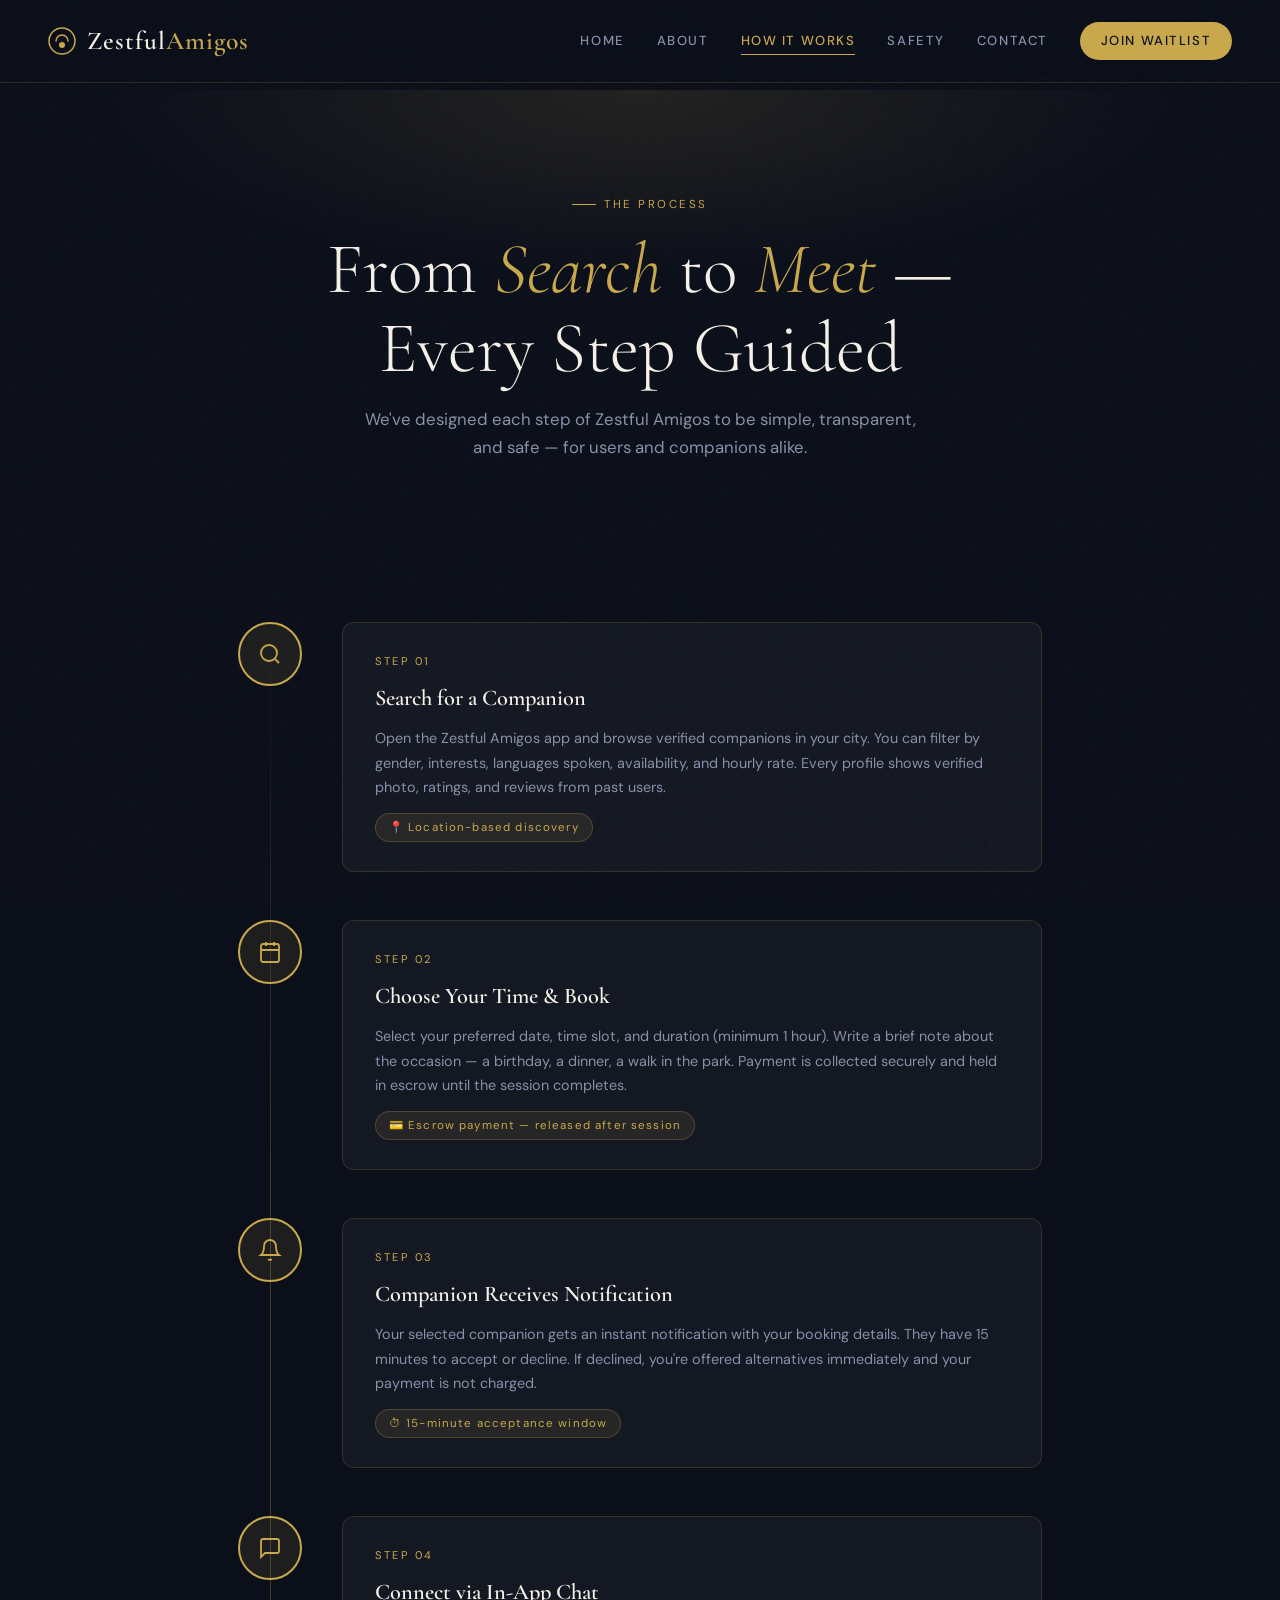
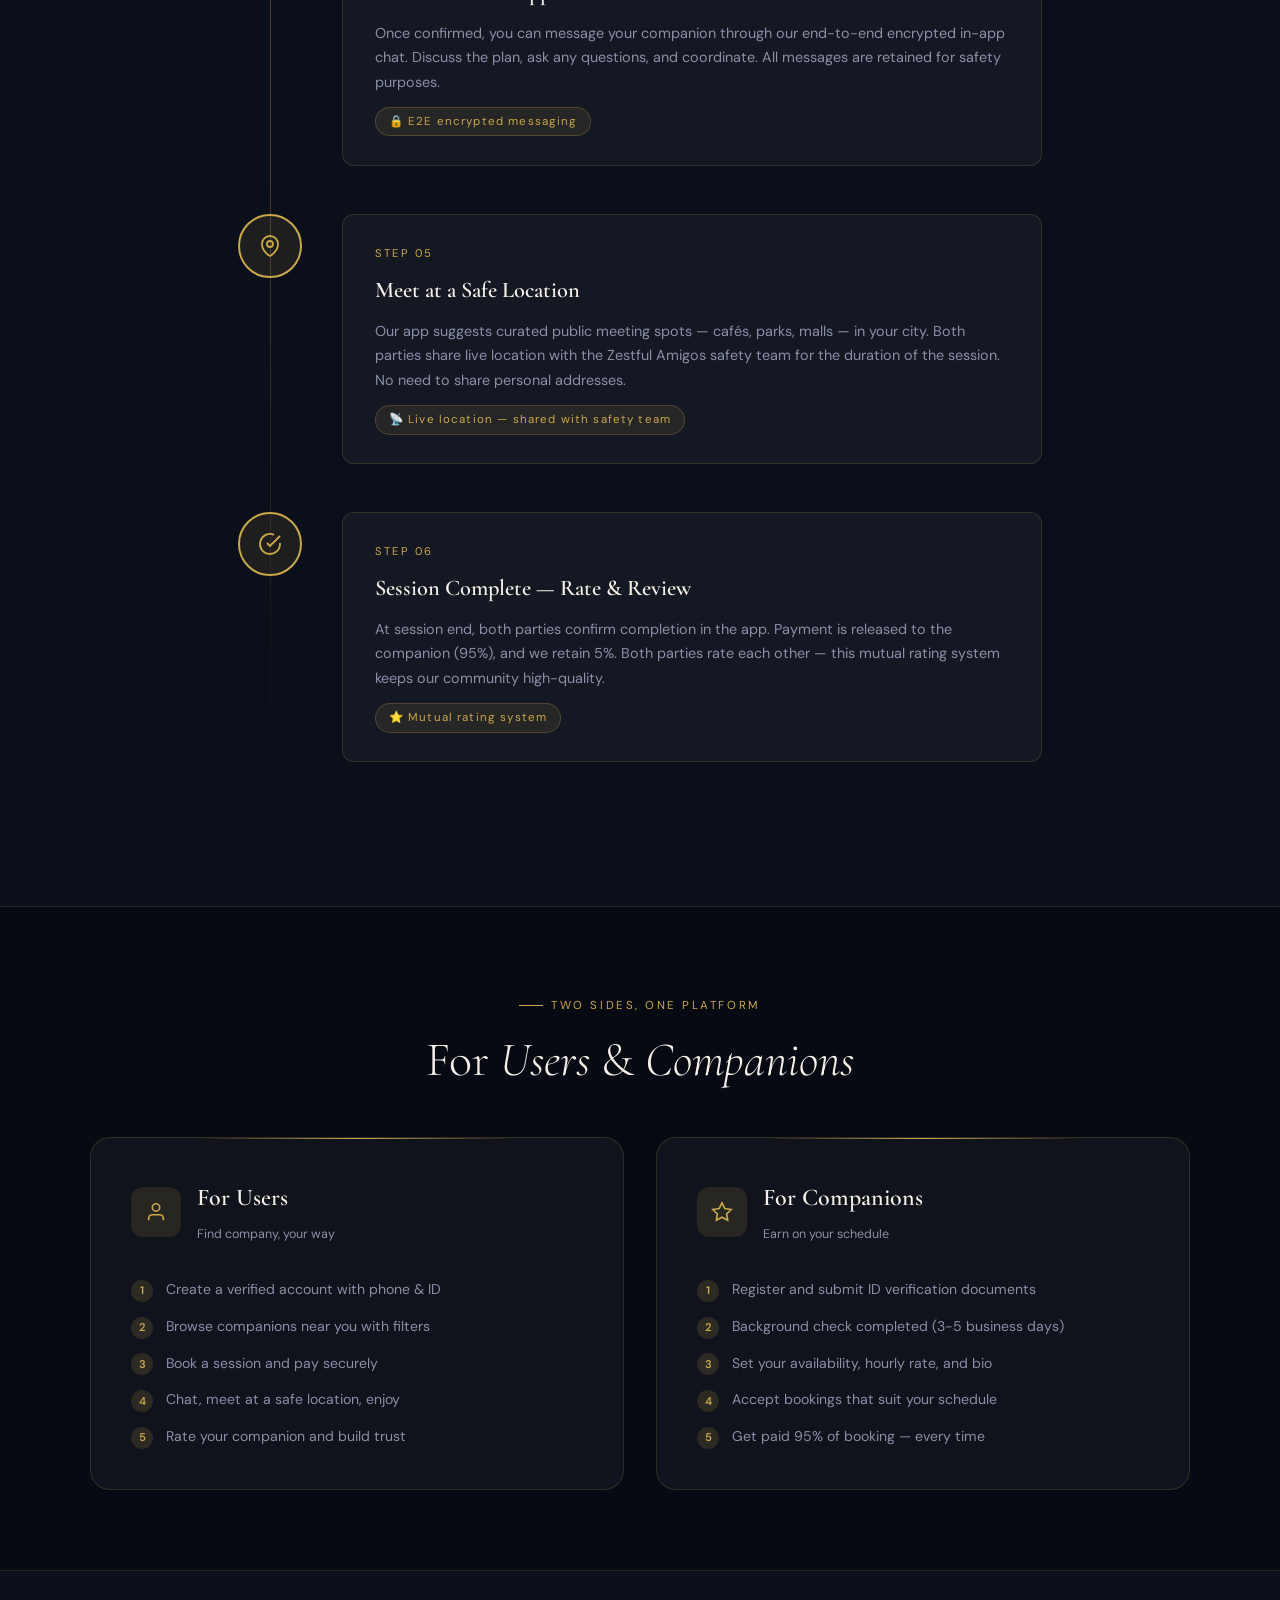
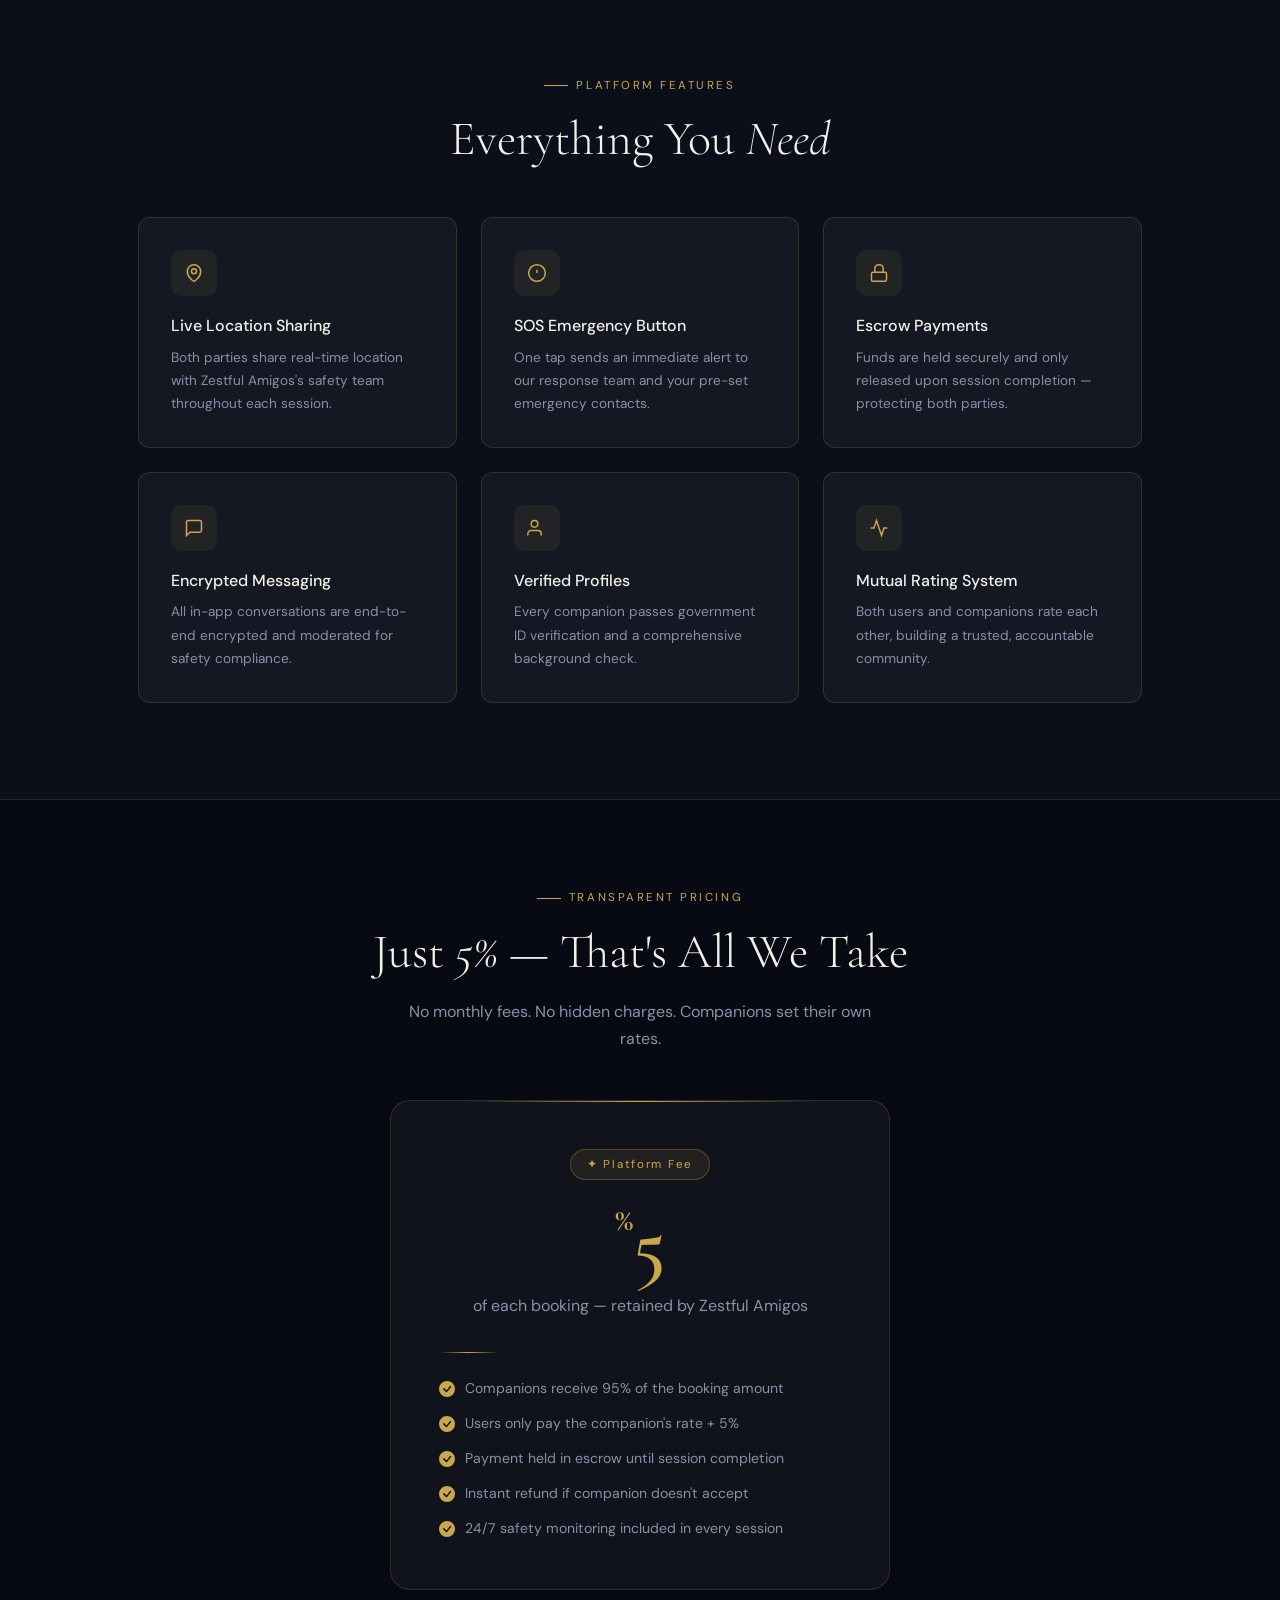
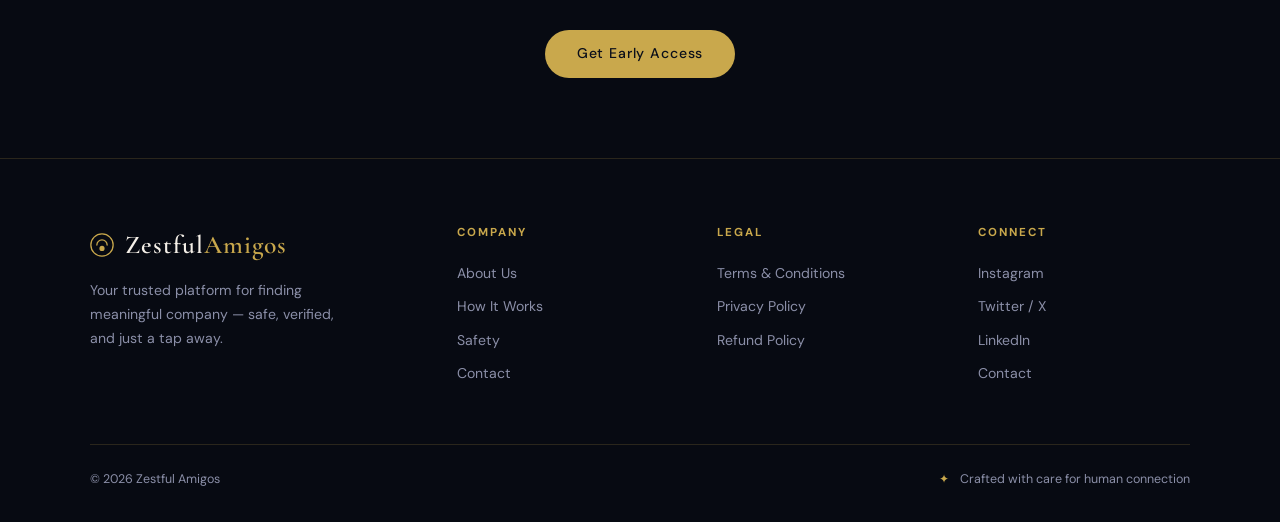
<file: how-it-works.html>
<!DOCTYPE html>
<html lang="en">
<head>
<meta charset="UTF-8">
<meta name="viewport" content="width=device-width, initial-scale=1.0">
<title>How It Works — Zestful Amigos</title>
<link rel="stylesheet" href="styles.css">
<style>
/* ── TIMELINE ── */
.timeline-section {
  padding: 6rem 3rem;
  max-width: 900px; margin: 0 auto;
}
.timeline { position: relative; }
.timeline::before {
  content: '';
  position: absolute; left: 32px; top: 0; bottom: 0; width: 1px;
  background: linear-gradient(to bottom, transparent, var(--gold), var(--gold), transparent);
  opacity: .3;
}
.timeline-item {
  display: flex; gap: 2.5rem;
  margin-bottom: 3rem;
  animation: fadeUp .6s ease both;
}
.timeline-item:nth-child(1){animation-delay:.1s}
.timeline-item:nth-child(2){animation-delay:.2s}
.timeline-item:nth-child(3){animation-delay:.3s}
.timeline-item:nth-child(4){animation-delay:.4s}
.timeline-item:nth-child(5){animation-delay:.5s}
.timeline-item:nth-child(6){animation-delay:.6s}

.timeline-icon {
  width: 64px; height: 64px; flex-shrink: 0;
  border-radius: 50%;
  background: rgba(201,168,76,.1);
  border: 2px solid var(--gold);
  display: flex; align-items: center; justify-content: center;
  color: var(--gold);
  position: relative; z-index: 2;
}
.timeline-body {
  background: var(--glass);
  border: 1px solid var(--border);
  border-radius: var(--radius);
  padding: 1.8rem 2rem;
  flex: 1;
  transition: border-color .3s;
}
.timeline-body:hover { border-color: rgba(201,168,76,.4); }
.timeline-step {
  font-size: .7rem; letter-spacing: .2em; text-transform: uppercase;
  color: var(--gold); margin-bottom: .5rem;
}
.timeline-body h3 {
  font-family: var(--font-display);
  font-size: 1.4rem; font-weight: 600; margin-bottom: .6rem;
}
.timeline-body p { font-size: .9rem; color: var(--muted); line-height: 1.7; }
.timeline-tag {
  display: inline-block;
  margin-top: .8rem; padding: .25rem .8rem;
  background: rgba(201,168,76,.1);
  border: 1px solid rgba(201,168,76,.25);
  border-radius: 50px;
  font-size: .72rem; color: var(--gold);
  letter-spacing: .1em;
}

/* ── DUAL USER SECTION ── */
.dual-section {
  padding: 5rem 3rem;
  background: #070a12;
  border-top: 1px solid var(--border);
  border-bottom: 1px solid var(--border);
}
.dual-inner { max-width: 1100px; margin: 0 auto; }
.dual-grid {
  display: grid; grid-template-columns: 1fr 1fr; gap: 2rem;
  margin-top: 3rem;
}
.dual-card {
  background: var(--glass);
  border: 1px solid var(--border);
  border-radius: 20px; padding: 2.5rem;
  position: relative; overflow: hidden;
}
.dual-card::before {
  content: '';
  position: absolute; top: -1px; left: 20%; right: 20%; height: 2px;
  background: linear-gradient(90deg, transparent, var(--gold), transparent);
}
.dual-card-header {
  display: flex; align-items: center; gap: 1rem;
  margin-bottom: 2rem;
}
.dual-card-icon {
  width: 50px; height: 50px;
  background: rgba(201,168,76,.12);
  border-radius: 12px;
  display: flex; align-items: center; justify-content: center;
  color: var(--gold);
}
.dual-card-header h3 {
  font-family: var(--font-display);
  font-size: 1.5rem; font-weight: 600;
}
.dual-card-header span { font-size: .78rem; color: var(--muted); }
.dual-steps { display: flex; flex-direction: column; gap: .8rem; }
.dual-step {
  display: flex; align-items: flex-start; gap: .8rem;
  font-size: .88rem; color: var(--muted);
}
.dual-step-num {
  width: 22px; height: 22px; flex-shrink: 0;
  background: rgba(201,168,76,.15);
  border-radius: 50%;
  display: flex; align-items: center; justify-content: center;
  font-size: .7rem; font-weight: 600; color: var(--gold);
  margin-top: .1rem;
}

/* ── FEATURES ── */
.features-section { padding: 6rem 3rem; max-width: 1100px; margin: 0 auto; }
.features-grid {
  display: grid; grid-template-columns: repeat(auto-fit, minmax(280px, 1fr));
  gap: 1.5rem; margin-top: 3rem;
}
.feature-card {
  background: var(--glass);
  border: 1px solid var(--border);
  border-radius: var(--radius); padding: 2rem;
  transition: all .3s;
}
.feature-card:hover { border-color: rgba(201,168,76,.5); transform: translateY(-4px); }
.feature-icon {
  width: 46px; height: 46px;
  background: rgba(201,168,76,.08);
  border-radius: 10px;
  display: flex; align-items: center; justify-content: center;
  color: var(--gold); margin-bottom: 1rem;
}
.feature-card h4 { font-weight: 500; margin-bottom: .4rem; }
.feature-card p { font-size: .85rem; color: var(--muted); line-height: 1.7; }

/* ── PRICING ── */
.pricing-section {
  padding: 5rem 3rem;
  background: #070a12;
  border-top: 1px solid var(--border);
  text-align: center;
}
.pricing-card {
  max-width: 500px; margin: 3rem auto 0;
  background: var(--glass);
  border: 1px solid var(--border);
  border-radius: 20px; padding: 3rem;
  position: relative; overflow: hidden;
}
.pricing-card::before {
  content: '';
  position: absolute; top: -1px; left: 15%; right: 15%; height: 2px;
  background: linear-gradient(90deg, transparent, var(--gold), transparent);
}
.pricing-badge {
  display: inline-flex;
  background: rgba(201,168,76,.1);
  border: 1px solid rgba(201,168,76,.3);
  border-radius: 50px; padding: .3rem 1rem;
  font-size: .72rem; letter-spacing: .15em; color: var(--gold);
  margin-bottom: 1.5rem;
}
.pricing-num {
  font-family: var(--font-display);
  font-size: 5rem; font-weight: 600; color: var(--gold); line-height: 1;
}
.pricing-num sup { font-size: 2rem; vertical-align: top; margin-top: .8rem; }
.pricing-label { color: var(--muted); margin: .5rem 0 2rem; }
.pricing-list { text-align: left; display: flex; flex-direction: column; gap: .7rem; }
.pricing-list li {
  display: flex; align-items: center; gap: .6rem;
  font-size: .88rem; color: var(--muted);
}
.pricing-list li svg { color: var(--gold); flex-shrink: 0; }

@keyframes fadeUp { from{opacity:0;transform:translateY(20px)} to{opacity:1;transform:translateY(0)} }

@media(max-width:768px){
  .dual-grid{grid-template-columns:1fr}
  .timeline::before{display:none}
  .timeline-item{flex-direction:column;gap:1rem}
  .timeline-icon{width:44px;height:44px}
  .timeline-section, .features-section, .pricing-section{padding:4rem 1.5rem}
  .dual-section{padding:4rem 1.5rem}
}
</style>
</head>
<body>

<nav class="nav">
  <a href="index.html" class="nav-logo">
    <svg width="28" height="28" viewBox="0 0 28 28" fill="none"><circle cx="14" cy="14" r="13" stroke="#c9a84c" stroke-width="1.5"/><path d="M8 14c0-3.314 2.686-6 6-6s6 2.686 6 6" stroke="#c9a84c" stroke-width="1.5" stroke-linecap="round"/><circle cx="14" cy="18" r="3" fill="#c9a84c"/></svg>
    <span>Zestful<em>Amigos</em></span>
  </a>
  <button class="nav-toggle" id="navToggle"><span></span><span></span><span></span></button>
  <div class="nav-links" id="navLinks">
    <a href="index.html">Home</a>
    <a href="about.html">About</a>
    <a href="how-it-works.html" class="active">How It Works</a>
    <a href="safety.html">Safety</a>
    <a href="contact.html">Contact</a>
    <a href="contact.html" class="nav-cta">Join Waitlist</a>
  </div>
</nav>

<div class="page-content">
  <div class="page-hero">
    <div class="section-label" style="justify-content:center;">The Process</div>
    <h1>From <em>Search</em> to <em>Meet</em> —<br>Every Step Guided</h1>
    <p>We've designed each step of Zestful Amigos to be simple, transparent, and safe — for users and companions alike.</p>
  </div>

  <!-- TIMELINE -->
  <div class="timeline-section">
    <div class="timeline">
      <div class="timeline-item">
        <div class="timeline-icon">
          <svg width="24" height="24" fill="none" stroke="currentColor" stroke-width="1.8" viewBox="0 0 24 24"><circle cx="11" cy="11" r="8"/><path d="m21 21-4.35-4.35"/></svg>
        </div>
        <div class="timeline-body">
          <div class="timeline-step">Step 01</div>
          <h3>Search for a Companion</h3>
          <p>Open the Zestful Amigos app and browse verified companions in your city. You can filter by gender, interests, languages spoken, availability, and hourly rate. Every profile shows verified photo, ratings, and reviews from past users.</p>
          <span class="timeline-tag">📍 Location-based discovery</span>
        </div>
      </div>
      <div class="timeline-item">
        <div class="timeline-icon">
          <svg width="24" height="24" fill="none" stroke="currentColor" stroke-width="1.8" viewBox="0 0 24 24"><rect x="3" y="4" width="18" height="18" rx="2"/><path d="M16 2v4M8 2v4M3 10h18"/></svg>
        </div>
        <div class="timeline-body">
          <div class="timeline-step">Step 02</div>
          <h3>Choose Your Time & Book</h3>
          <p>Select your preferred date, time slot, and duration (minimum 1 hour). Write a brief note about the occasion — a birthday, a dinner, a walk in the park. Payment is collected securely and held in escrow until the session completes.</p>
          <span class="timeline-tag">💳 Escrow payment — released after session</span>
        </div>
      </div>
      <div class="timeline-item">
        <div class="timeline-icon">
          <svg width="24" height="24" fill="none" stroke="currentColor" stroke-width="1.8" viewBox="0 0 24 24"><path d="M18 8A6 6 0 0 0 6 8c0 7-3 9-3 9h18s-3-2-3-9"/><path d="M13.73 21a2 2 0 0 1-3.46 0"/></svg>
        </div>
        <div class="timeline-body">
          <div class="timeline-step">Step 03</div>
          <h3>Companion Receives Notification</h3>
          <p>Your selected companion gets an instant notification with your booking details. They have 15 minutes to accept or decline. If declined, you're offered alternatives immediately and your payment is not charged.</p>
          <span class="timeline-tag">⏱ 15-minute acceptance window</span>
        </div>
      </div>
      <div class="timeline-item">
        <div class="timeline-icon">
          <svg width="24" height="24" fill="none" stroke="currentColor" stroke-width="1.8" viewBox="0 0 24 24"><path d="M21 15a2 2 0 0 1-2 2H7l-4 4V5a2 2 0 0 1 2-2h14a2 2 0 0 1 2 2z"/></svg>
        </div>
        <div class="timeline-body">
          <div class="timeline-step">Step 04</div>
          <h3>Connect via In-App Chat</h3>
          <p>Once confirmed, you can message your companion through our end-to-end encrypted in-app chat. Discuss the plan, ask any questions, and coordinate. All messages are retained for safety purposes.</p>
          <span class="timeline-tag">🔒 E2E encrypted messaging</span>
        </div>
      </div>
      <div class="timeline-item">
        <div class="timeline-icon">
          <svg width="24" height="24" fill="none" stroke="currentColor" stroke-width="1.8" viewBox="0 0 24 24"><path d="M12 22s-8-4.5-8-11.8A8 8 0 0 1 12 2a8 8 0 0 1 8 8.2c0 7.3-8 11.8-8 11.8z"/><circle cx="12" cy="10" r="3"/></svg>
        </div>
        <div class="timeline-body">
          <div class="timeline-step">Step 05</div>
          <h3>Meet at a Safe Location</h3>
          <p>Our app suggests curated public meeting spots — cafés, parks, malls — in your city. Both parties share live location with the Zestful Amigos safety team for the duration of the session. No need to share personal addresses.</p>
          <span class="timeline-tag">📡 Live location — shared with safety team</span>
        </div>
      </div>
      <div class="timeline-item">
        <div class="timeline-icon">
          <svg width="24" height="24" fill="none" stroke="currentColor" stroke-width="1.8" viewBox="0 0 24 24"><path d="M22 11.08V12a10 10 0 1 1-5.93-9.14"/><polyline points="22 4 12 14.01 9 11.01"/></svg>
        </div>
        <div class="timeline-body">
          <div class="timeline-step">Step 06</div>
          <h3>Session Complete — Rate & Review</h3>
          <p>At session end, both parties confirm completion in the app. Payment is released to the companion (95%), and we retain 5%. Both parties rate each other — this mutual rating system keeps our community high-quality.</p>
          <span class="timeline-tag">⭐ Mutual rating system</span>
        </div>
      </div>
    </div>
  </div>

  <!-- DUAL USER FLOWS -->
  <div class="dual-section">
    <div class="dual-inner">
      <div class="section-header" style="text-align:center">
        <div class="section-label">Two Sides, One Platform</div>
        <h2 style="font-family:var(--font-display);font-size:clamp(2rem,4vw,3rem);font-weight:300;line-height:1.2;">For <em>Users</em> & <em>Companions</em></h2>
      </div>
      <div class="dual-grid">
        <div class="dual-card">
          <div class="dual-card-header">
            <div class="dual-card-icon">
              <svg width="22" height="22" fill="none" stroke="currentColor" stroke-width="1.8" viewBox="0 0 24 24"><path d="M20 21v-2a4 4 0 0 0-4-4H8a4 4 0 0 0-4 4v2"/><circle cx="12" cy="7" r="4"/></svg>
            </div>
            <div><h3>For Users</h3><span>Find company, your way</span></div>
          </div>
          <div class="dual-steps">
            <div class="dual-step"><div class="dual-step-num">1</div><span>Create a verified account with phone & ID</span></div>
            <div class="dual-step"><div class="dual-step-num">2</div><span>Browse companions near you with filters</span></div>
            <div class="dual-step"><div class="dual-step-num">3</div><span>Book a session and pay securely</span></div>
            <div class="dual-step"><div class="dual-step-num">4</div><span>Chat, meet at a safe location, enjoy</span></div>
            <div class="dual-step"><div class="dual-step-num">5</div><span>Rate your companion and build trust</span></div>
          </div>
        </div>
        <div class="dual-card">
          <div class="dual-card-header">
            <div class="dual-card-icon">
              <svg width="22" height="22" fill="none" stroke="currentColor" stroke-width="1.8" viewBox="0 0 24 24"><path d="M12 2l3.09 6.26L22 9.27l-5 4.87 1.18 6.88L12 17.77l-6.18 3.25L7 14.14 2 9.27l6.91-1.01L12 2z"/></svg>
            </div>
            <div><h3>For Companions</h3><span>Earn on your schedule</span></div>
          </div>
          <div class="dual-steps">
            <div class="dual-step"><div class="dual-step-num">1</div><span>Register and submit ID verification documents</span></div>
            <div class="dual-step"><div class="dual-step-num">2</div><span>Background check completed (3-5 business days)</span></div>
            <div class="dual-step"><div class="dual-step-num">3</div><span>Set your availability, hourly rate, and bio</span></div>
            <div class="dual-step"><div class="dual-step-num">4</div><span>Accept bookings that suit your schedule</span></div>
            <div class="dual-step"><div class="dual-step-num">5</div><span>Get paid 95% of booking — every time</span></div>
          </div>
        </div>
      </div>
    </div>
  </div>

  <!-- FEATURES -->
  <div class="features-section">
    <div class="section-header" style="text-align:center">
      <div class="section-label">Platform Features</div>
      <h2 style="font-family:var(--font-display);font-size:clamp(2rem,4vw,3rem);font-weight:300;line-height:1.2;">Everything You <em>Need</em></h2>
    </div>
    <div class="features-grid">
      <div class="feature-card">
        <div class="feature-icon"><svg width="20" height="20" fill="none" stroke="currentColor" stroke-width="1.8" viewBox="0 0 24 24"><path d="M12 22s-8-4.5-8-11.8A8 8 0 0 1 12 2a8 8 0 0 1 8 8.2c0 7.3-8 11.8-8 11.8z"/><circle cx="12" cy="10" r="3"/></svg></div>
        <h4>Live Location Sharing</h4>
        <p>Both parties share real-time location with Zestful Amigos's safety team throughout each session.</p>
      </div>
      <div class="feature-card">
        <div class="feature-icon"><svg width="20" height="20" fill="none" stroke="currentColor" stroke-width="1.8" viewBox="0 0 24 24"><circle cx="12" cy="12" r="10"/><line x1="12" y1="8" x2="12" y2="12"/><line x1="12" y1="16" x2="12.01" y2="16"/></svg></div>
        <h4>SOS Emergency Button</h4>
        <p>One tap sends an immediate alert to our response team and your pre-set emergency contacts.</p>
      </div>
      <div class="feature-card">
        <div class="feature-icon"><svg width="20" height="20" fill="none" stroke="currentColor" stroke-width="1.8" viewBox="0 0 24 24"><rect x="3" y="11" width="18" height="11" rx="2"/><path d="M7 11V7a5 5 0 0 1 10 0v4"/></svg></div>
        <h4>Escrow Payments</h4>
        <p>Funds are held securely and only released upon session completion — protecting both parties.</p>
      </div>
      <div class="feature-card">
        <div class="feature-icon"><svg width="20" height="20" fill="none" stroke="currentColor" stroke-width="1.8" viewBox="0 0 24 24"><path d="M21 15a2 2 0 0 1-2 2H7l-4 4V5a2 2 0 0 1 2-2h14a2 2 0 0 1 2 2z"/></svg></div>
        <h4>Encrypted Messaging</h4>
        <p>All in-app conversations are end-to-end encrypted and moderated for safety compliance.</p>
      </div>
      <div class="feature-card">
        <div class="feature-icon"><svg width="20" height="20" fill="none" stroke="currentColor" stroke-width="1.8" viewBox="0 0 24 24"><path d="M17 21v-2a4 4 0 0 0-4-4H5a4 4 0 0 0-4 4v2"/><circle cx="9" cy="7" r="4"/></svg></div>
        <h4>Verified Profiles</h4>
        <p>Every companion passes government ID verification and a comprehensive background check.</p>
      </div>
      <div class="feature-card">
        <div class="feature-icon"><svg width="20" height="20" fill="none" stroke="currentColor" stroke-width="1.8" viewBox="0 0 24 24"><polyline points="22 12 18 12 15 21 9 3 6 12 2 12"/></svg></div>
        <h4>Mutual Rating System</h4>
        <p>Both users and companions rate each other, building a trusted, accountable community.</p>
      </div>
    </div>
  </div>

  <!-- PRICING -->
  <div class="pricing-section">
    <div class="section-label" style="justify-content:center;">Transparent Pricing</div>
    <h2 style="font-family:var(--font-display);font-size:clamp(2rem,4vw,3rem);font-weight:300;line-height:1.2;">Just <em>5%</em> — That's All We Take</h2>
    <p style="color:var(--muted);max-width:500px;margin:1rem auto 0">No monthly fees. No hidden charges. Companions set their own rates.</p>
    <div class="pricing-card">
      <div class="pricing-badge">✦ Platform Fee</div>
      <div class="pricing-num"><sup>%</sup>5</div>
      <p class="pricing-label">of each booking — retained by Zestful Amigos</p>
      <div class="divider" style="margin:1.5rem 0"></div>
      <ul class="pricing-list">
        <li><svg width="16" height="16" fill="currentColor" viewBox="0 0 16 16"><path d="M16 8A8 8 0 1 1 0 8a8 8 0 0 1 16 0zm-3.97-3.03a.75.75 0 0 0-1.08.022L7.477 9.417 5.384 7.323a.75.75 0 0 0-1.06 1.06L6.97 11.03a.75.75 0 0 0 1.079-.02l3.992-4.99a.75.75 0 0 0-.01-1.05z"/></svg>Companions receive 95% of the booking amount</li>
        <li><svg width="16" height="16" fill="currentColor" viewBox="0 0 16 16"><path d="M16 8A8 8 0 1 1 0 8a8 8 0 0 1 16 0zm-3.97-3.03a.75.75 0 0 0-1.08.022L7.477 9.417 5.384 7.323a.75.75 0 0 0-1.06 1.06L6.97 11.03a.75.75 0 0 0 1.079-.02l3.992-4.99a.75.75 0 0 0-.01-1.05z"/></svg>Users only pay the companion's rate + 5%</li>
        <li><svg width="16" height="16" fill="currentColor" viewBox="0 0 16 16"><path d="M16 8A8 8 0 1 1 0 8a8 8 0 0 1 16 0zm-3.97-3.03a.75.75 0 0 0-1.08.022L7.477 9.417 5.384 7.323a.75.75 0 0 0-1.06 1.06L6.97 11.03a.75.75 0 0 0 1.079-.02l3.992-4.99a.75.75 0 0 0-.01-1.05z"/></svg>Payment held in escrow until session completion</li>
        <li><svg width="16" height="16" fill="currentColor" viewBox="0 0 16 16"><path d="M16 8A8 8 0 1 1 0 8a8 8 0 0 1 16 0zm-3.97-3.03a.75.75 0 0 0-1.08.022L7.477 9.417 5.384 7.323a.75.75 0 0 0-1.06 1.06L6.97 11.03a.75.75 0 0 0 1.079-.02l3.992-4.99a.75.75 0 0 0-.01-1.05z"/></svg>Instant refund if companion doesn't accept</li>
        <li><svg width="16" height="16" fill="currentColor" viewBox="0 0 16 16"><path d="M16 8A8 8 0 1 1 0 8a8 8 0 0 1 16 0zm-3.97-3.03a.75.75 0 0 0-1.08.022L7.477 9.417 5.384 7.323a.75.75 0 0 0-1.06 1.06L6.97 11.03a.75.75 0 0 0 1.079-.02l3.992-4.99a.75.75 0 0 0-.01-1.05z"/></svg>24/7 safety monitoring included in every session</li>
      </ul>
    </div>
    <div style="margin-top:2.5rem">
      <a href="contact.html" class="btn btn-primary">Get Early Access</a>
    </div>
  </div>

</div>

<footer class="footer">
  <div class="footer-grid">
    <div class="footer-brand"><a href="index.html" class="nav-logo"><svg width="24" height="24" viewBox="0 0 28 28" fill="none"><circle cx="14" cy="14" r="13" stroke="#c9a84c" stroke-width="1.5"/><path d="M8 14c0-3.314 2.686-6 6-6s6 2.686 6 6" stroke="#c9a84c" stroke-width="1.5" stroke-linecap="round"/><circle cx="14" cy="18" r="3" fill="#c9a84c"/></svg><span>Zestful<em>Amigos</em></span></a><p>Your trusted platform for finding meaningful company — safe, verified, and just a tap away.</p></div>
    <div class="footer-col"><h4>Company</h4><a href="about.html">About Us</a><a href="how-it-works.html">How It Works</a><a href="safety.html">Safety</a><a href="contact.html">Contact</a></div>
    <div class="footer-col"><h4>Legal</h4><a href="terms.html">Terms & Conditions</a><a href="privacy.html">Privacy Policy</a><a href="refund.html">Refund Policy</a></div>
    <div class="footer-col"><h4>Connect</h4><a href="#">Instagram</a><a href="#">Twitter / X</a><a href="#">LinkedIn</a><a href="contact.html">Contact</a></div>
  </div>
  <div class="footer-bottom"><span>© 2026 Zestful Amigos</span><span><span class="dot">✦</span> Crafted with care for human connection</span></div>
</footer>
<script>document.getElementById('navToggle').addEventListener('click',()=>document.getElementById('navLinks').classList.toggle('open'));</script>
</body>
</html>
</file>
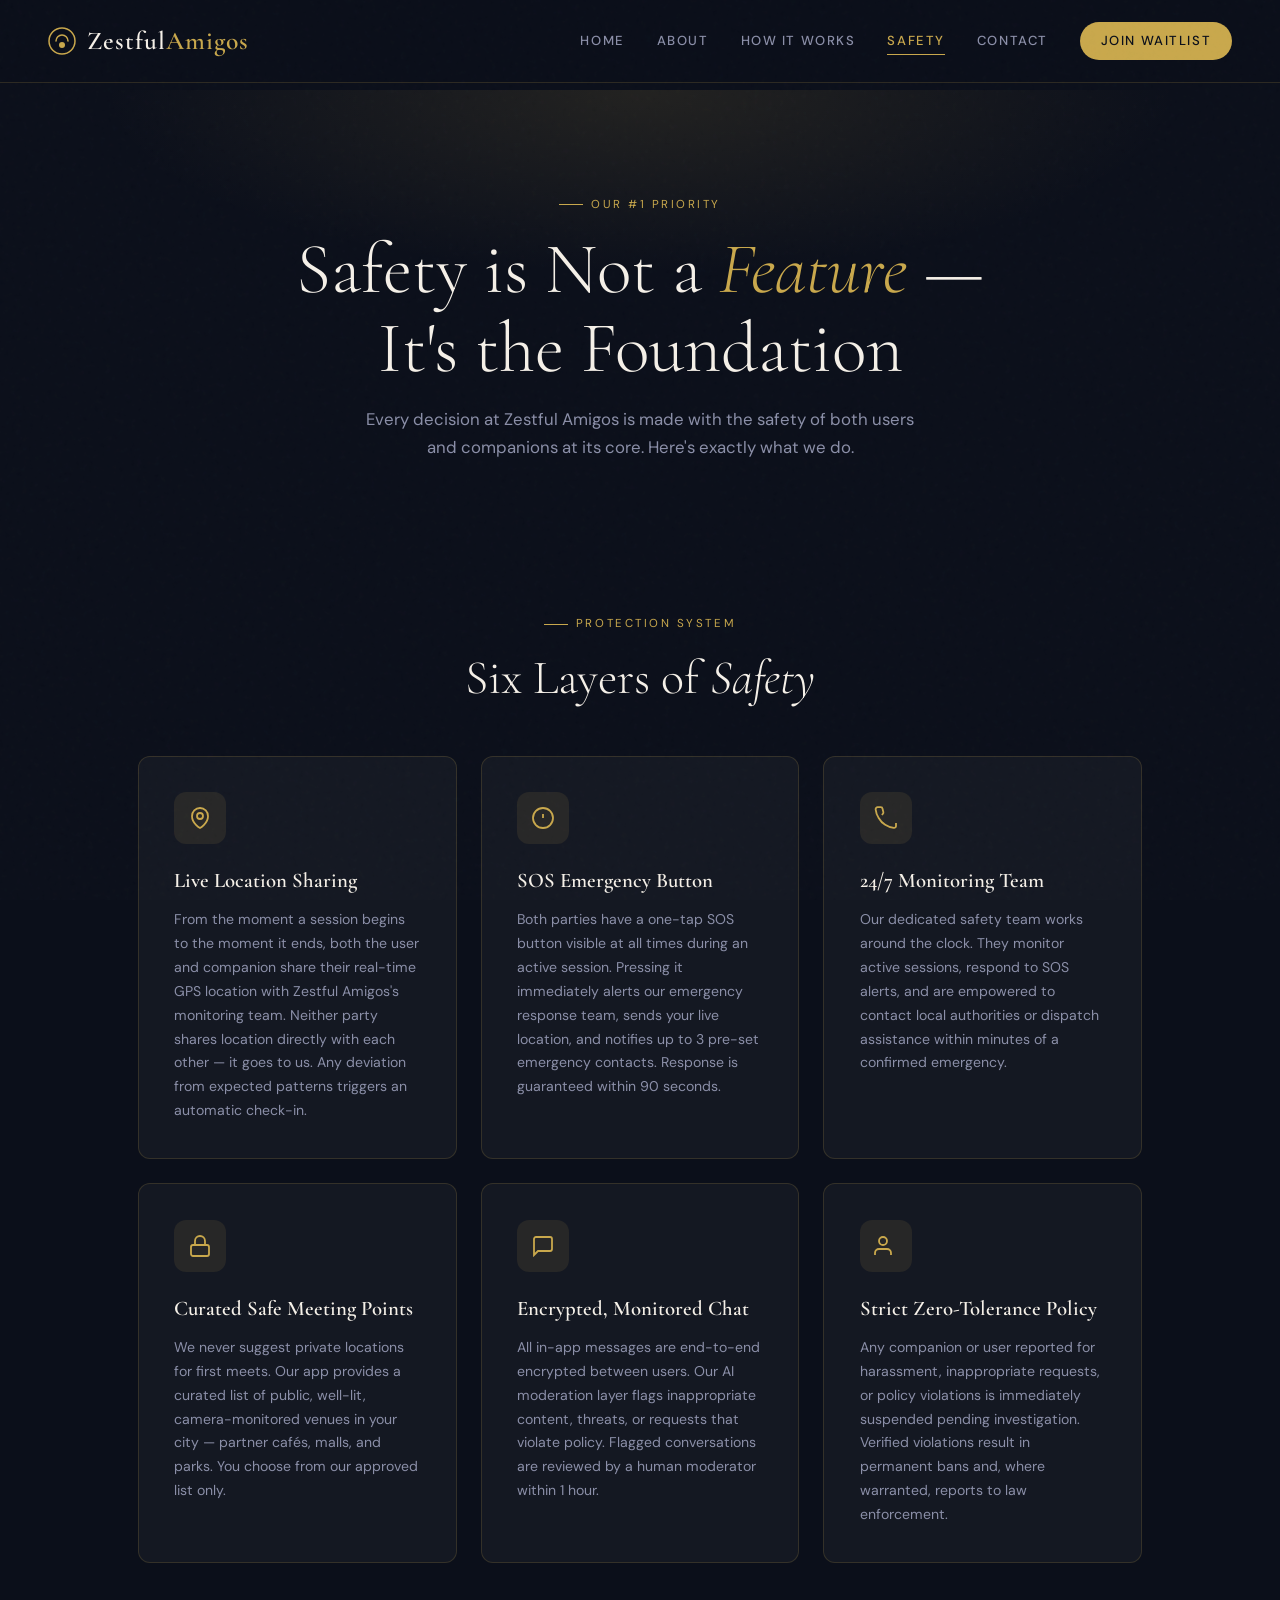
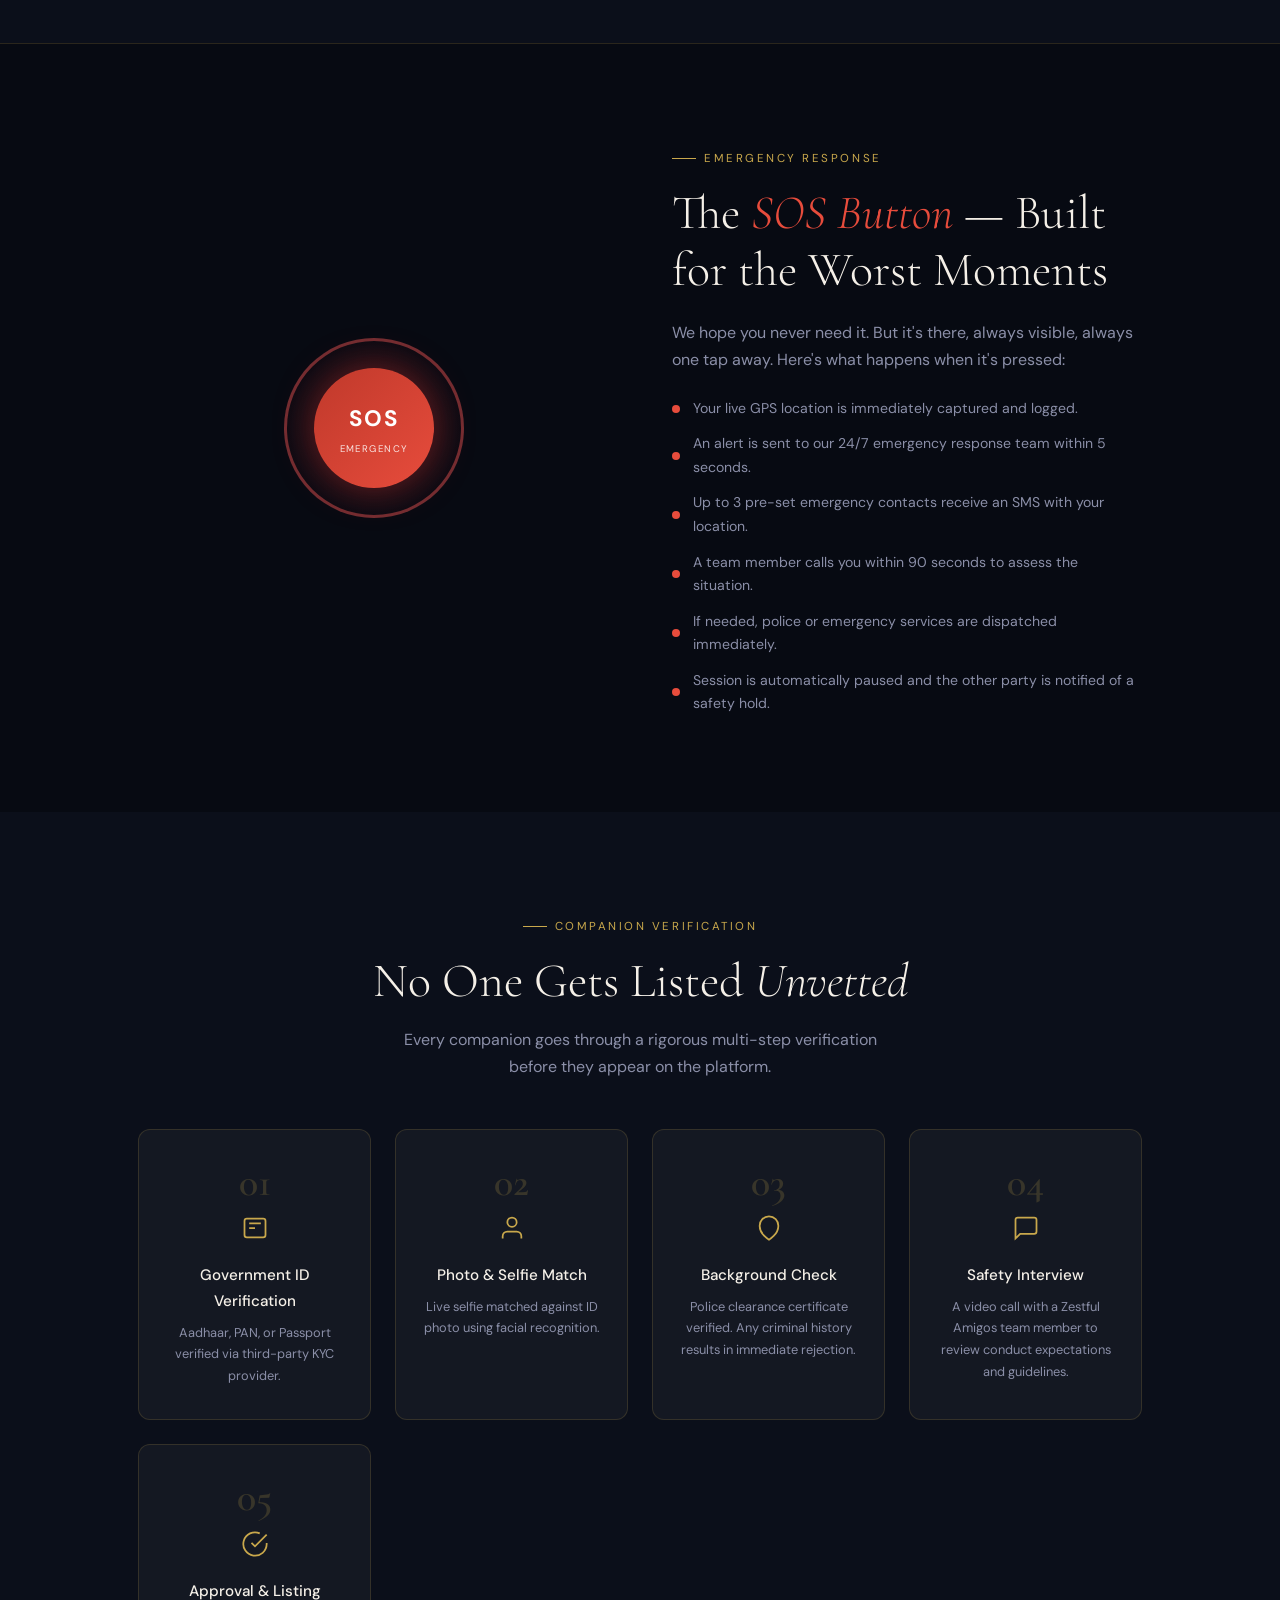
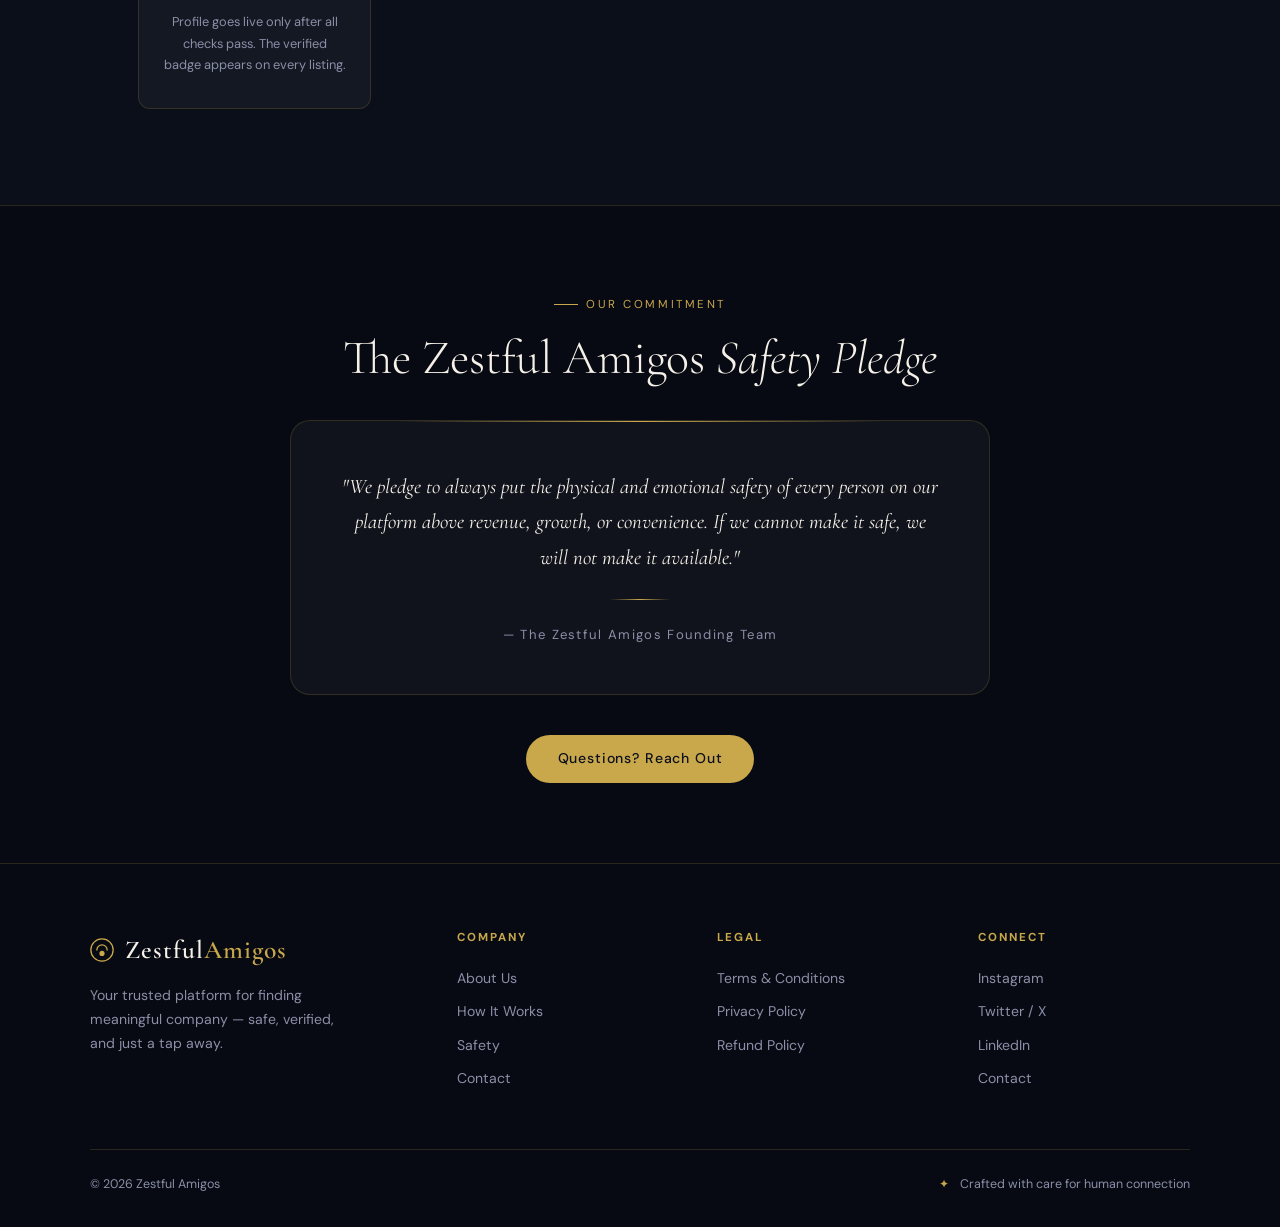
<file: safety.html>
<!DOCTYPE html>
<html lang="en">
<head>
<meta charset="UTF-8">
<meta name="viewport" content="width=device-width, initial-scale=1.0">
<title>Safety — Zestful Amigos</title>
<link rel="stylesheet" href="styles.css">
<style>
.safety-grid { display: grid; grid-template-columns: repeat(auto-fit, minmax(300px, 1fr)); gap: 1.5rem; margin-top: 3rem; }
.safety-card {
  background: var(--glass); border: 1px solid var(--border);
  border-radius: var(--radius); padding: 2.2rem;
  transition: all .3s; position: relative; overflow: hidden;
}
.safety-card::before { content:''; position:absolute; top:-1px; left:0; right:0; height:2px; background:linear-gradient(90deg,transparent,var(--gold),transparent); opacity:0; transition:opacity .3s; }
.safety-card:hover { border-color:rgba(201,168,76,.4); transform:translateY(-4px); }
.safety-card:hover::before { opacity:1; }
.safety-card-icon { width:52px;height:52px; background:rgba(201,168,76,.1);border-radius:12px;display:flex;align-items:center;justify-content:center;color:var(--gold);margin-bottom:1.2rem; }
.safety-card h3 { font-family:var(--font-display);font-size:1.3rem;font-weight:600;margin-bottom:.6rem; }
.safety-card p { font-size:.88rem;color:var(--muted);line-height:1.7; }

.sos-section { padding:6rem 3rem; background:#070a12; border-top:1px solid var(--border); }
.sos-inner { max-width:1000px;margin:0 auto; display:grid;grid-template-columns:1fr 1fr;gap:4rem;align-items:center; }
.sos-visual { display:flex;align-items:center;justify-content:center; }
.sos-button-demo {
  width:180px;height:180px;border-radius:50%;
  background:radial-gradient(circle, rgba(220,50,50,.25) 0%, rgba(220,50,50,.05) 60%, transparent 80%);
  border:3px solid rgba(220,80,80,.5);
  display:flex;align-items:center;justify-content:center;
  cursor:pointer; transition:all .3s;
  animation: sosPulse 3s ease infinite;
}
.sos-button-demo:hover { transform:scale(1.05); }
.sos-inner-btn {
  width:120px;height:120px;border-radius:50%;
  background:linear-gradient(135deg,#c0392b,#e74c3c);
  display:flex;flex-direction:column;align-items:center;justify-content:center;
  color:white; font-weight:700; font-size:1.4rem; letter-spacing:.1em;
  box-shadow:0 0 40px rgba(220,50,50,.4);
}
.sos-inner-btn span { font-size:.6rem;letter-spacing:.15em;font-weight:400;margin-top:.2rem;opacity:.85; }
@keyframes sosPulse { 0%,100%{box-shadow:0 0 0 0 rgba(220,50,50,.4)} 50%{box-shadow:0 0 0 20px rgba(220,50,50,0)} }
.sos-text h2 { font-family:var(--font-display);font-size:clamp(2rem,4vw,3rem);font-weight:300;line-height:1.2;margin-bottom:1.2rem; }
.sos-text h2 em { font-style:italic;color:#e74c3c; }
.sos-text p { color:var(--muted);margin-bottom:1rem; }
.sos-steps { display:flex;flex-direction:column;gap:.7rem;margin-top:1.5rem; }
.sos-step { display:flex;align-items:center;gap:.8rem;font-size:.88rem;color:var(--muted); }
.sos-step-dot { width:8px;height:8px;border-radius:50%;background:#e74c3c;flex-shrink:0; }

.verification-section { padding:6rem 3rem; max-width:1100px;margin:0 auto; }
.verification-steps { display:grid;grid-template-columns:repeat(auto-fit,minmax(200px,1fr));gap:1.5rem;margin-top:3rem; }
.v-step {
  text-align:center;padding:2rem 1.5rem;
  background:var(--glass);border:1px solid var(--border);border-radius:var(--radius);
}
.v-step-num {
  font-family:var(--font-display);font-size:2.5rem;font-weight:600;color:rgba(201,168,76,.2);line-height:1;margin-bottom:.8rem;
}
.v-step-icon { color:var(--gold);margin-bottom:.8rem; }
.v-step h4 { font-size:.95rem;font-weight:500;margin-bottom:.4rem; }
.v-step p { font-size:.8rem;color:var(--muted); }

.pledge-section { padding:5rem 3rem;text-align:center;background:#070a12;border-top:1px solid var(--border); }
.pledge-box {
  max-width:700px;margin:2rem auto 0;
  background:var(--glass);border:1px solid var(--border);border-radius:20px;padding:3rem;
  position:relative;overflow:hidden;
}
.pledge-box::before { content:'';position:absolute;top:-1px;left:15%;right:15%;height:2px;background:linear-gradient(90deg,transparent,var(--gold),transparent); }
.pledge-box p { font-family:var(--font-display);font-size:1.3rem;font-style:italic;color:var(--cream);line-height:1.7;margin-bottom:1.5rem; }
.pledge-sig { font-size:.82rem;color:var(--muted);letter-spacing:.1em; }

@media(max-width:768px){
  .sos-inner{grid-template-columns:1fr;text-align:center}
  .sos-visual{margin-bottom:2rem}
  .sos-steps{text-align:left}
  .safety-grid,.verification-steps,.verification-section,.sos-section,.pledge-section{padding:4rem 1.5rem}
}
</style>
</head>
<body>
<nav class="nav">
  <a href="index.html" class="nav-logo">
    <svg width="28" height="28" viewBox="0 0 28 28" fill="none"><circle cx="14" cy="14" r="13" stroke="#c9a84c" stroke-width="1.5"/><path d="M8 14c0-3.314 2.686-6 6-6s6 2.686 6 6" stroke="#c9a84c" stroke-width="1.5" stroke-linecap="round"/><circle cx="14" cy="18" r="3" fill="#c9a84c"/></svg>
    <span>Zestful<em>Amigos</em></span>
  </a>
  <button class="nav-toggle" id="navToggle"><span></span><span></span><span></span></button>
  <div class="nav-links" id="navLinks">
    <a href="index.html">Home</a><a href="about.html">About</a>
    <a href="how-it-works.html">How It Works</a>
    <a href="safety.html" class="active">Safety</a>
    <a href="contact.html">Contact</a>
    <a href="contact.html" class="nav-cta">Join Waitlist</a>
  </div>
</nav>
<div class="page-content">
  <div class="page-hero">
    <div class="section-label" style="justify-content:center;">Our #1 Priority</div>
    <h1>Safety is Not a <em>Feature</em> —<br>It's the Foundation</h1>
    <p>Every decision at Zestful Amigos is made with the safety of both users and companions at its core. Here's exactly what we do.</p>
  </div>

  <!-- SAFETY FEATURES -->
  <div style="padding:5rem 3rem;max-width:1100px;margin:0 auto">
    <div class="section-header" style="text-align:center">
      <div class="section-label">Protection System</div>
      <h2 style="font-family:var(--font-display);font-size:clamp(2rem,4vw,3rem);font-weight:300;line-height:1.2;">Six Layers of <em>Safety</em></h2>
    </div>
    <div class="safety-grid">
      <div class="safety-card">
        <div class="safety-card-icon"><svg width="24" height="24" fill="none" stroke="currentColor" stroke-width="1.8" viewBox="0 0 24 24"><path d="M12 22s-8-4.5-8-11.8A8 8 0 0 1 12 2a8 8 0 0 1 8 8.2c0 7.3-8 11.8-8 11.8z"/><circle cx="12" cy="10" r="3"/></svg></div>
        <h3>Live Location Sharing</h3>
        <p>From the moment a session begins to the moment it ends, both the user and companion share their real-time GPS location with Zestful Amigos's monitoring team. Neither party shares location directly with each other — it goes to us. Any deviation from expected patterns triggers an automatic check-in.</p>
      </div>
      <div class="safety-card">
        <div class="safety-card-icon"><svg width="24" height="24" fill="none" stroke="currentColor" stroke-width="1.8" viewBox="0 0 24 24"><circle cx="12" cy="12" r="10"/><line x1="12" y1="8" x2="12" y2="12"/><line x1="12" y1="16" x2="12.01" y2="16"/></svg></div>
        <h3>SOS Emergency Button</h3>
        <p>Both parties have a one-tap SOS button visible at all times during an active session. Pressing it immediately alerts our emergency response team, sends your live location, and notifies up to 3 pre-set emergency contacts. Response is guaranteed within 90 seconds.</p>
      </div>
      <div class="safety-card">
        <div class="safety-card-icon"><svg width="24" height="24" fill="none" stroke="currentColor" stroke-width="1.8" viewBox="0 0 24 24"><path d="M22 16.92v3a2 2 0 0 1-2.18 2 19.8 19.8 0 0 1-8.63-3.07A19.5 19.5 0 0 1 4.69 12a19.8 19.8 0 0 1-3.07-8.67A2 2 0 0 1 3.6 1.18h3a2 2 0 0 1 2 1.72c.13.96.36 1.9.68 2.81a2 2 0 0 1-.45 2.11L7.91 9"/></svg></div>
        <h3>24/7 Monitoring Team</h3>
        <p>Our dedicated safety team works around the clock. They monitor active sessions, respond to SOS alerts, and are empowered to contact local authorities or dispatch assistance within minutes of a confirmed emergency.</p>
      </div>
      <div class="safety-card">
        <div class="safety-card-icon"><svg width="24" height="24" fill="none" stroke="currentColor" stroke-width="1.8" viewBox="0 0 24 24"><rect x="3" y="11" width="18" height="11" rx="2"/><path d="M7 11V7a5 5 0 0 1 10 0v4"/></svg></div>
        <h3>Curated Safe Meeting Points</h3>
        <p>We never suggest private locations for first meets. Our app provides a curated list of public, well-lit, camera-monitored venues in your city — partner cafés, malls, and parks. You choose from our approved list only.</p>
      </div>
      <div class="safety-card">
        <div class="safety-card-icon"><svg width="24" height="24" fill="none" stroke="currentColor" stroke-width="1.8" viewBox="0 0 24 24"><path d="M21 15a2 2 0 0 1-2 2H7l-4 4V5a2 2 0 0 1 2-2h14a2 2 0 0 1 2 2z"/></svg></div>
        <h3>Encrypted, Monitored Chat</h3>
        <p>All in-app messages are end-to-end encrypted between users. Our AI moderation layer flags inappropriate content, threats, or requests that violate policy. Flagged conversations are reviewed by a human moderator within 1 hour.</p>
      </div>
      <div class="safety-card">
        <div class="safety-card-icon"><svg width="24" height="24" fill="none" stroke="currentColor" stroke-width="1.8" viewBox="0 0 24 24"><path d="M17 21v-2a4 4 0 0 0-4-4H5a4 4 0 0 0-4 4v2"/><circle cx="9" cy="7" r="4"/></svg></div>
        <h3>Strict Zero-Tolerance Policy</h3>
        <p>Any companion or user reported for harassment, inappropriate requests, or policy violations is immediately suspended pending investigation. Verified violations result in permanent bans and, where warranted, reports to law enforcement.</p>
      </div>
    </div>
  </div>

  <!-- SOS SECTION -->
  <div class="sos-section">
    <div class="sos-inner">
      <div class="sos-visual">
        <div class="sos-button-demo" title="SOS Button Demo">
          <div class="sos-inner-btn">
            SOS
            <span>EMERGENCY</span>
          </div>
        </div>
      </div>
      <div class="sos-text">
        <div class="section-label">Emergency Response</div>
        <h2>The <em>SOS Button</em> — Built for the Worst Moments</h2>
        <p>We hope you never need it. But it's there, always visible, always one tap away. Here's what happens when it's pressed:</p>
        <div class="sos-steps">
          <div class="sos-step"><div class="sos-step-dot"></div>Your live GPS location is immediately captured and logged.</div>
          <div class="sos-step"><div class="sos-step-dot"></div>An alert is sent to our 24/7 emergency response team within 5 seconds.</div>
          <div class="sos-step"><div class="sos-step-dot"></div>Up to 3 pre-set emergency contacts receive an SMS with your location.</div>
          <div class="sos-step"><div class="sos-step-dot"></div>A team member calls you within 90 seconds to assess the situation.</div>
          <div class="sos-step"><div class="sos-step-dot"></div>If needed, police or emergency services are dispatched immediately.</div>
          <div class="sos-step"><div class="sos-step-dot"></div>Session is automatically paused and the other party is notified of a safety hold.</div>
        </div>
      </div>
    </div>
  </div>

  <!-- VERIFICATION PROCESS -->
  <div class="verification-section">
    <div class="section-header" style="text-align:center">
      <div class="section-label">Companion Verification</div>
      <h2 style="font-family:var(--font-display);font-size:clamp(2rem,4vw,3rem);font-weight:300;line-height:1.2;">No One Gets Listed <em>Unvetted</em></h2>
      <p style="color:var(--muted);max-width:500px;margin:1rem auto 0">Every companion goes through a rigorous multi-step verification before they appear on the platform.</p>
    </div>
    <div class="verification-steps">
      <div class="v-step">
        <div class="v-step-num">01</div>
        <div class="v-step-icon"><svg width="28" height="28" fill="none" stroke="currentColor" stroke-width="1.5" viewBox="0 0 24 24"><rect x="3" y="4" width="18" height="16" rx="2"/><path d="M7 8h10M7 12h5"/></svg></div>
        <h4>Government ID Verification</h4>
        <p>Aadhaar, PAN, or Passport verified via third-party KYC provider.</p>
      </div>
      <div class="v-step">
        <div class="v-step-num">02</div>
        <div class="v-step-icon"><svg width="28" height="28" fill="none" stroke="currentColor" stroke-width="1.5" viewBox="0 0 24 24"><path d="M20 21v-2a4 4 0 0 0-4-4H8a4 4 0 0 0-4 4v2"/><circle cx="12" cy="7" r="4"/></svg></div>
        <h4>Photo & Selfie Match</h4>
        <p>Live selfie matched against ID photo using facial recognition.</p>
      </div>
      <div class="v-step">
        <div class="v-step-num">03</div>
        <div class="v-step-icon"><svg width="28" height="28" fill="none" stroke="currentColor" stroke-width="1.5" viewBox="0 0 24 24"><path d="M12 22s-8-4.5-8-11.8A8 8 0 0 1 12 2a8 8 0 0 1 8 8.2c0 7.3-8 11.8-8 11.8z"/></svg></div>
        <h4>Background Check</h4>
        <p>Police clearance certificate verified. Any criminal history results in immediate rejection.</p>
      </div>
      <div class="v-step">
        <div class="v-step-num">04</div>
        <div class="v-step-icon"><svg width="28" height="28" fill="none" stroke="currentColor" stroke-width="1.5" viewBox="0 0 24 24"><path d="M21 15a2 2 0 0 1-2 2H7l-4 4V5a2 2 0 0 1 2-2h14a2 2 0 0 1 2 2z"/></svg></div>
        <h4>Safety Interview</h4>
        <p>A video call with a Zestful Amigos team member to review conduct expectations and guidelines.</p>
      </div>
      <div class="v-step">
        <div class="v-step-num">05</div>
        <div class="v-step-icon"><svg width="28" height="28" fill="none" stroke="currentColor" stroke-width="1.5" viewBox="0 0 24 24"><path d="M22 11.08V12a10 10 0 1 1-5.93-9.14"/><polyline points="22 4 12 14.01 9 11.01"/></svg></div>
        <h4>Approval & Listing</h4>
        <p>Profile goes live only after all checks pass. The verified badge appears on every listing.</p>
      </div>
    </div>
  </div>

  <!-- PLEDGE -->
  <div class="pledge-section">
    <div class="section-label" style="justify-content:center;">Our Commitment</div>
    <h2 style="font-family:var(--font-display);font-size:clamp(2rem,4vw,3rem);font-weight:300;line-height:1.2;">The Zestful Amigos <em>Safety Pledge</em></h2>
    <div class="pledge-box">
      <p>"We pledge to always put the physical and emotional safety of every person on our platform above revenue, growth, or convenience. If we cannot make it safe, we will not make it available."</p>
      <div class="divider" style="margin:0 auto 1.5rem"></div>
      <div class="pledge-sig">— The Zestful Amigos Founding Team</div>
    </div>
    <div style="margin-top:2.5rem">
      <a href="contact.html" class="btn btn-primary">Questions? Reach Out</a>
    </div>
  </div>
</div>

<footer class="footer">
  <div class="footer-grid">
    <div class="footer-brand"><a href="index.html" class="nav-logo"><svg width="24" height="24" viewBox="0 0 28 28" fill="none"><circle cx="14" cy="14" r="13" stroke="#c9a84c" stroke-width="1.5"/><path d="M8 14c0-3.314 2.686-6 6-6s6 2.686 6 6" stroke="#c9a84c" stroke-width="1.5" stroke-linecap="round"/><circle cx="14" cy="18" r="3" fill="#c9a84c"/></svg><span>Zestful<em>Amigos</em></span></a><p>Your trusted platform for finding meaningful company — safe, verified, and just a tap away.</p></div>
    <div class="footer-col"><h4>Company</h4><a href="about.html">About Us</a><a href="how-it-works.html">How It Works</a><a href="safety.html">Safety</a><a href="contact.html">Contact</a></div>
    <div class="footer-col"><h4>Legal</h4><a href="terms.html">Terms & Conditions</a><a href="privacy.html">Privacy Policy</a><a href="refund.html">Refund Policy</a></div>
    <div class="footer-col"><h4>Connect</h4><a href="#">Instagram</a><a href="#">Twitter / X</a><a href="#">LinkedIn</a><a href="contact.html">Contact</a></div>
  </div>
  <div class="footer-bottom"><span>© 2026 Zestful Amigos</span><span><span class="dot">✦</span> Crafted with care for human connection</span></div>
</footer>
<script>document.getElementById('navToggle').addEventListener('click',()=>document.getElementById('navLinks').classList.toggle('open'));</script>
</body>
</html>
</file>
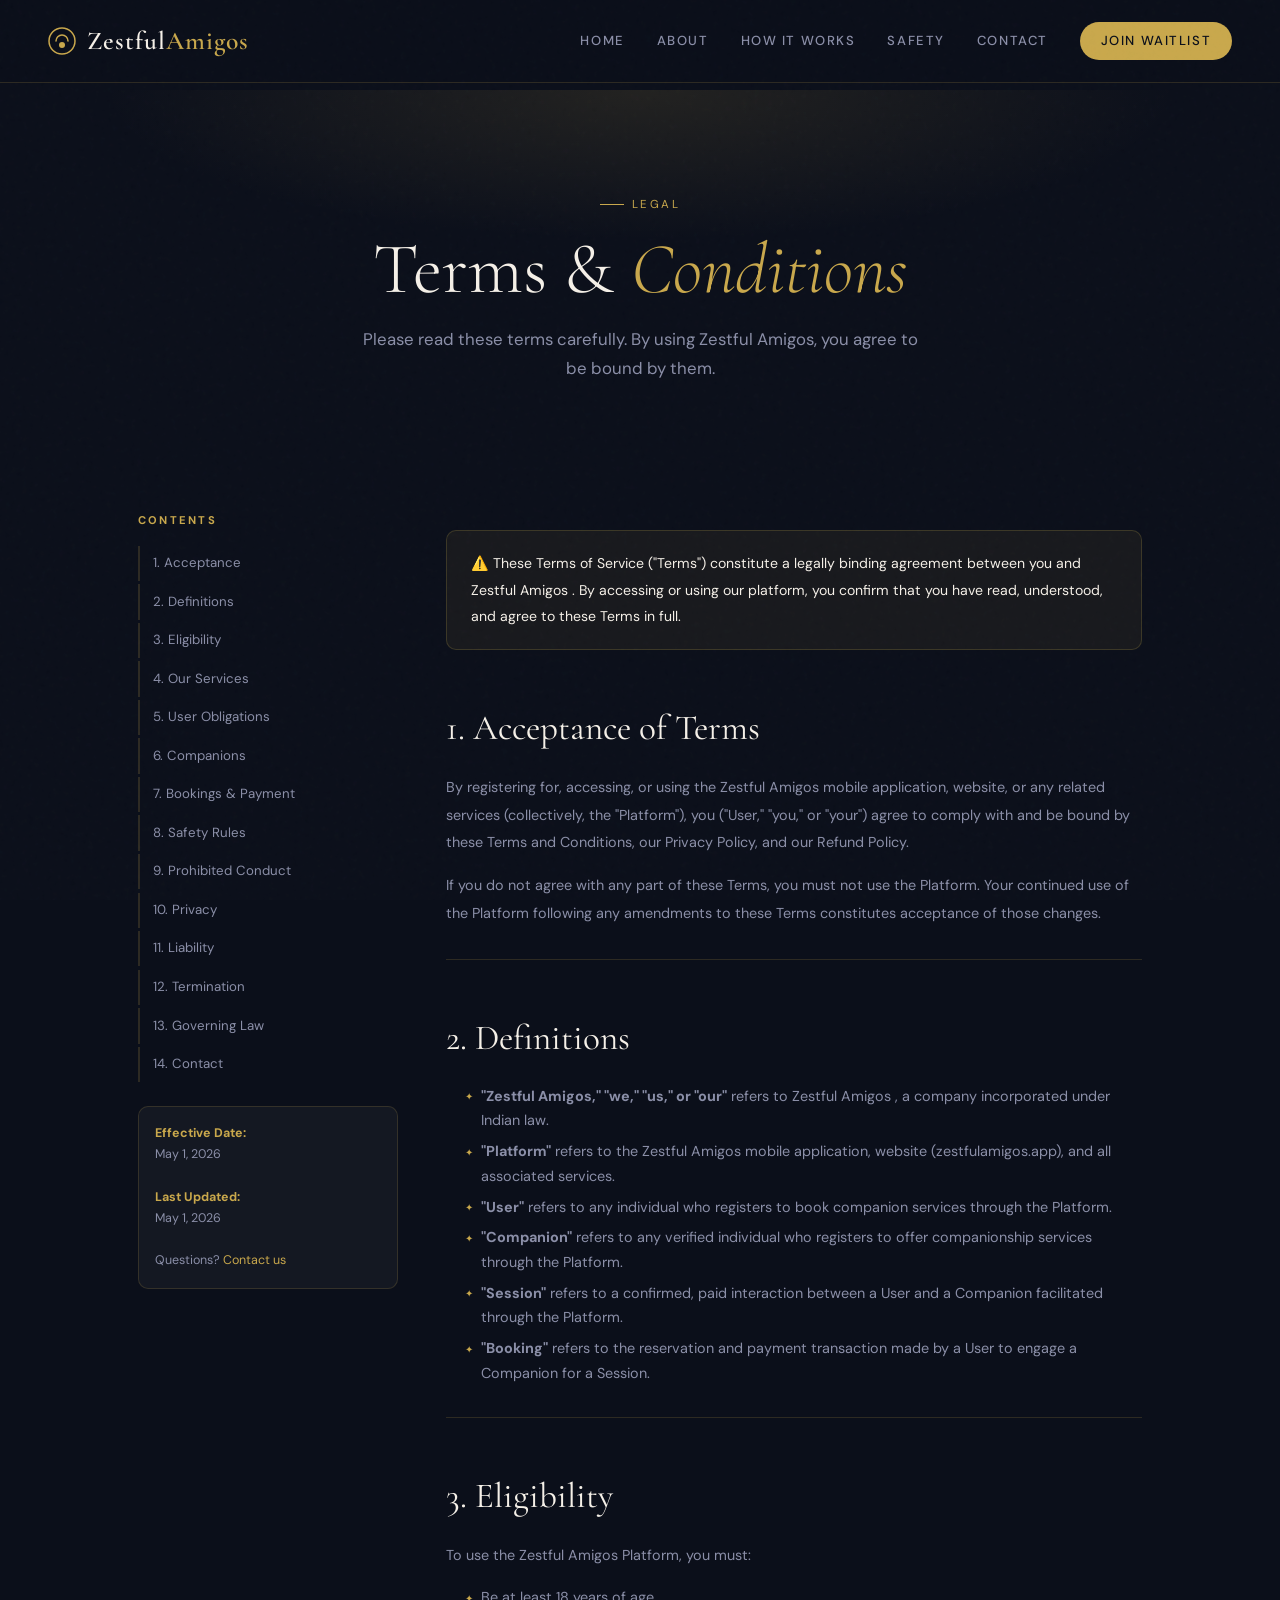
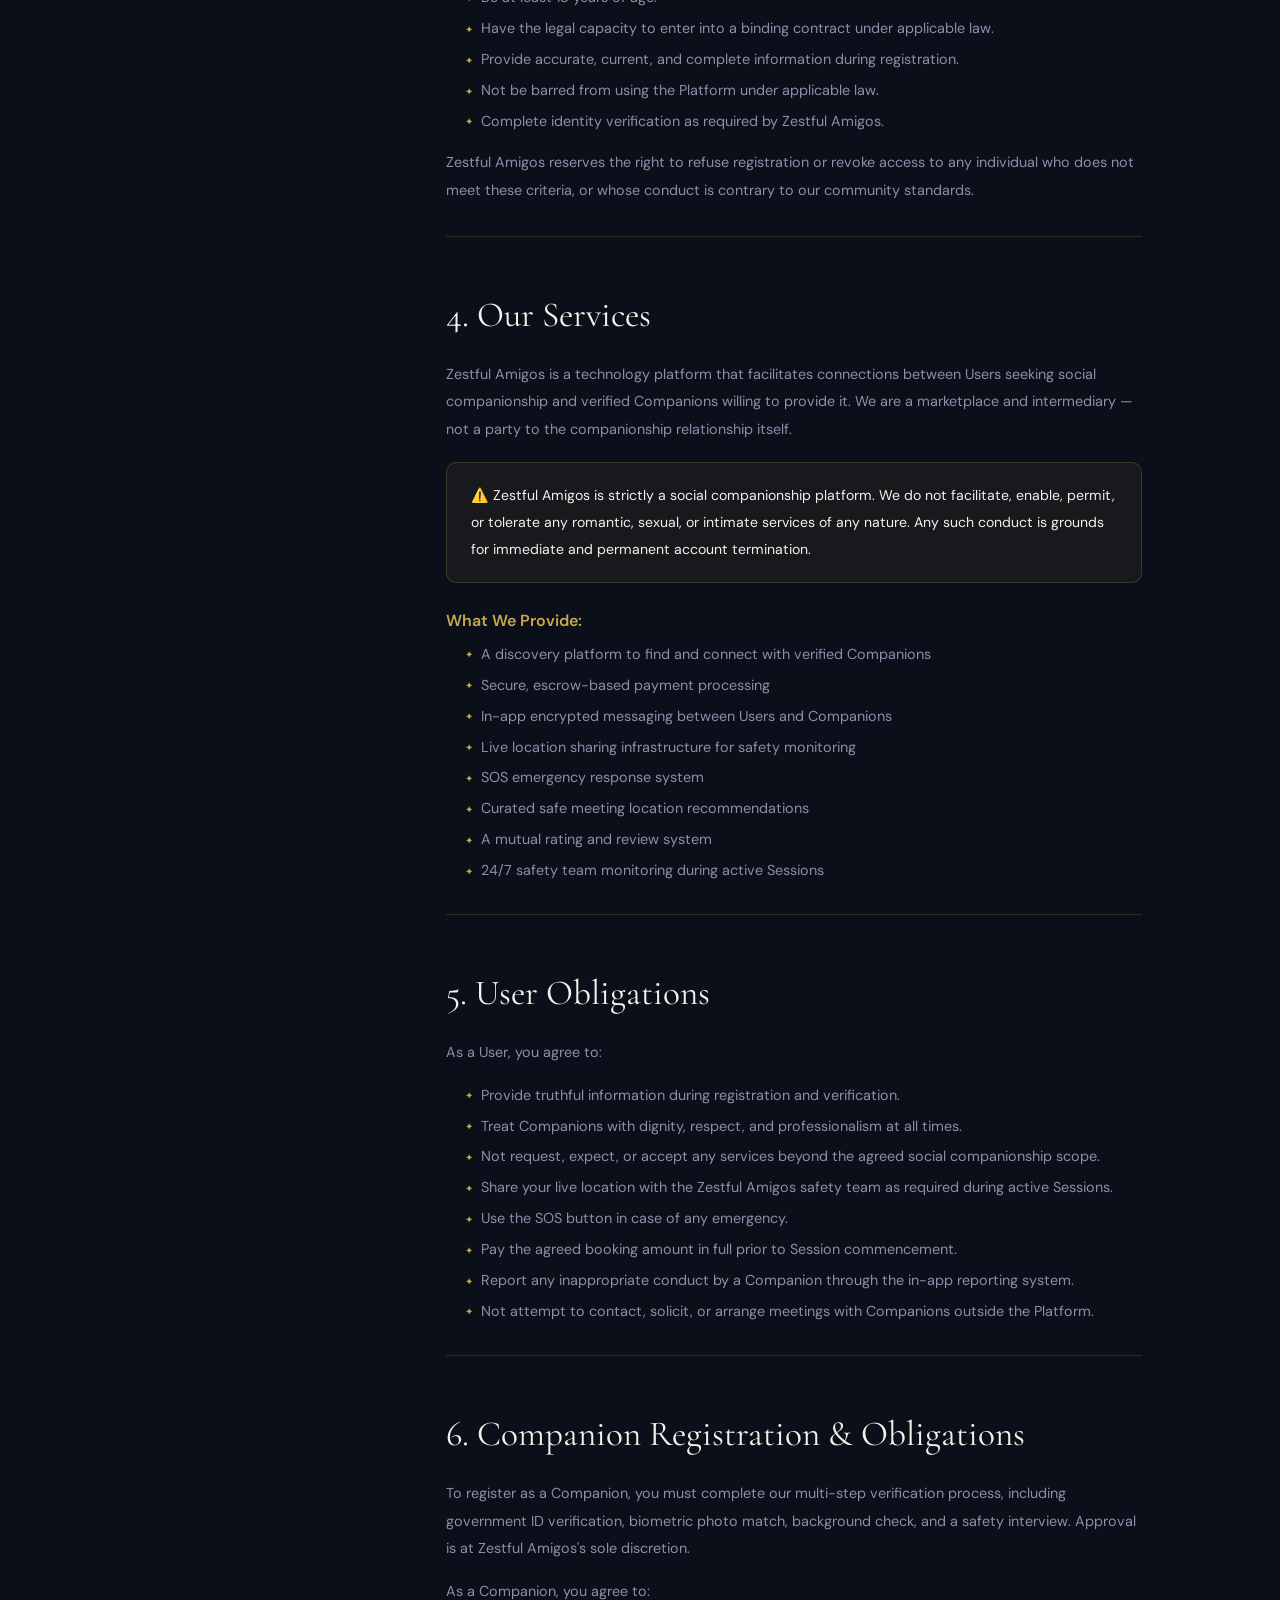
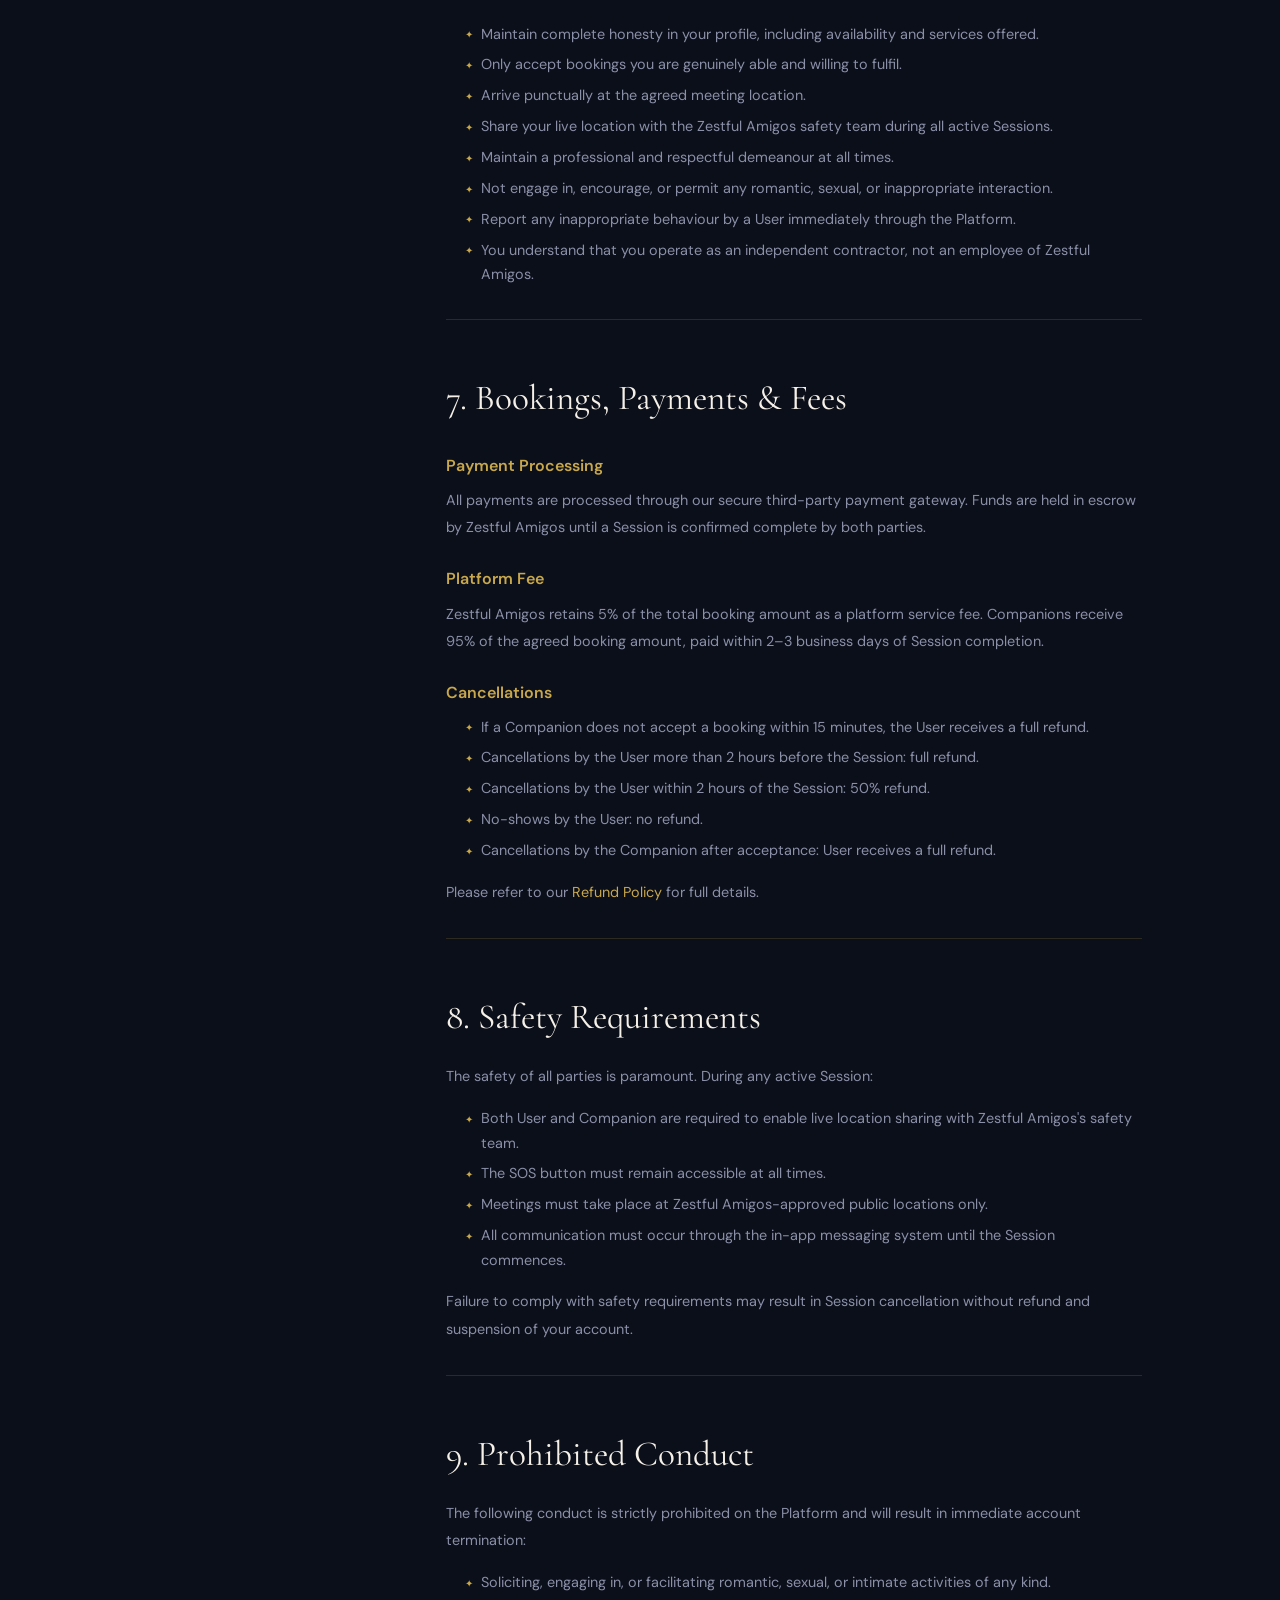
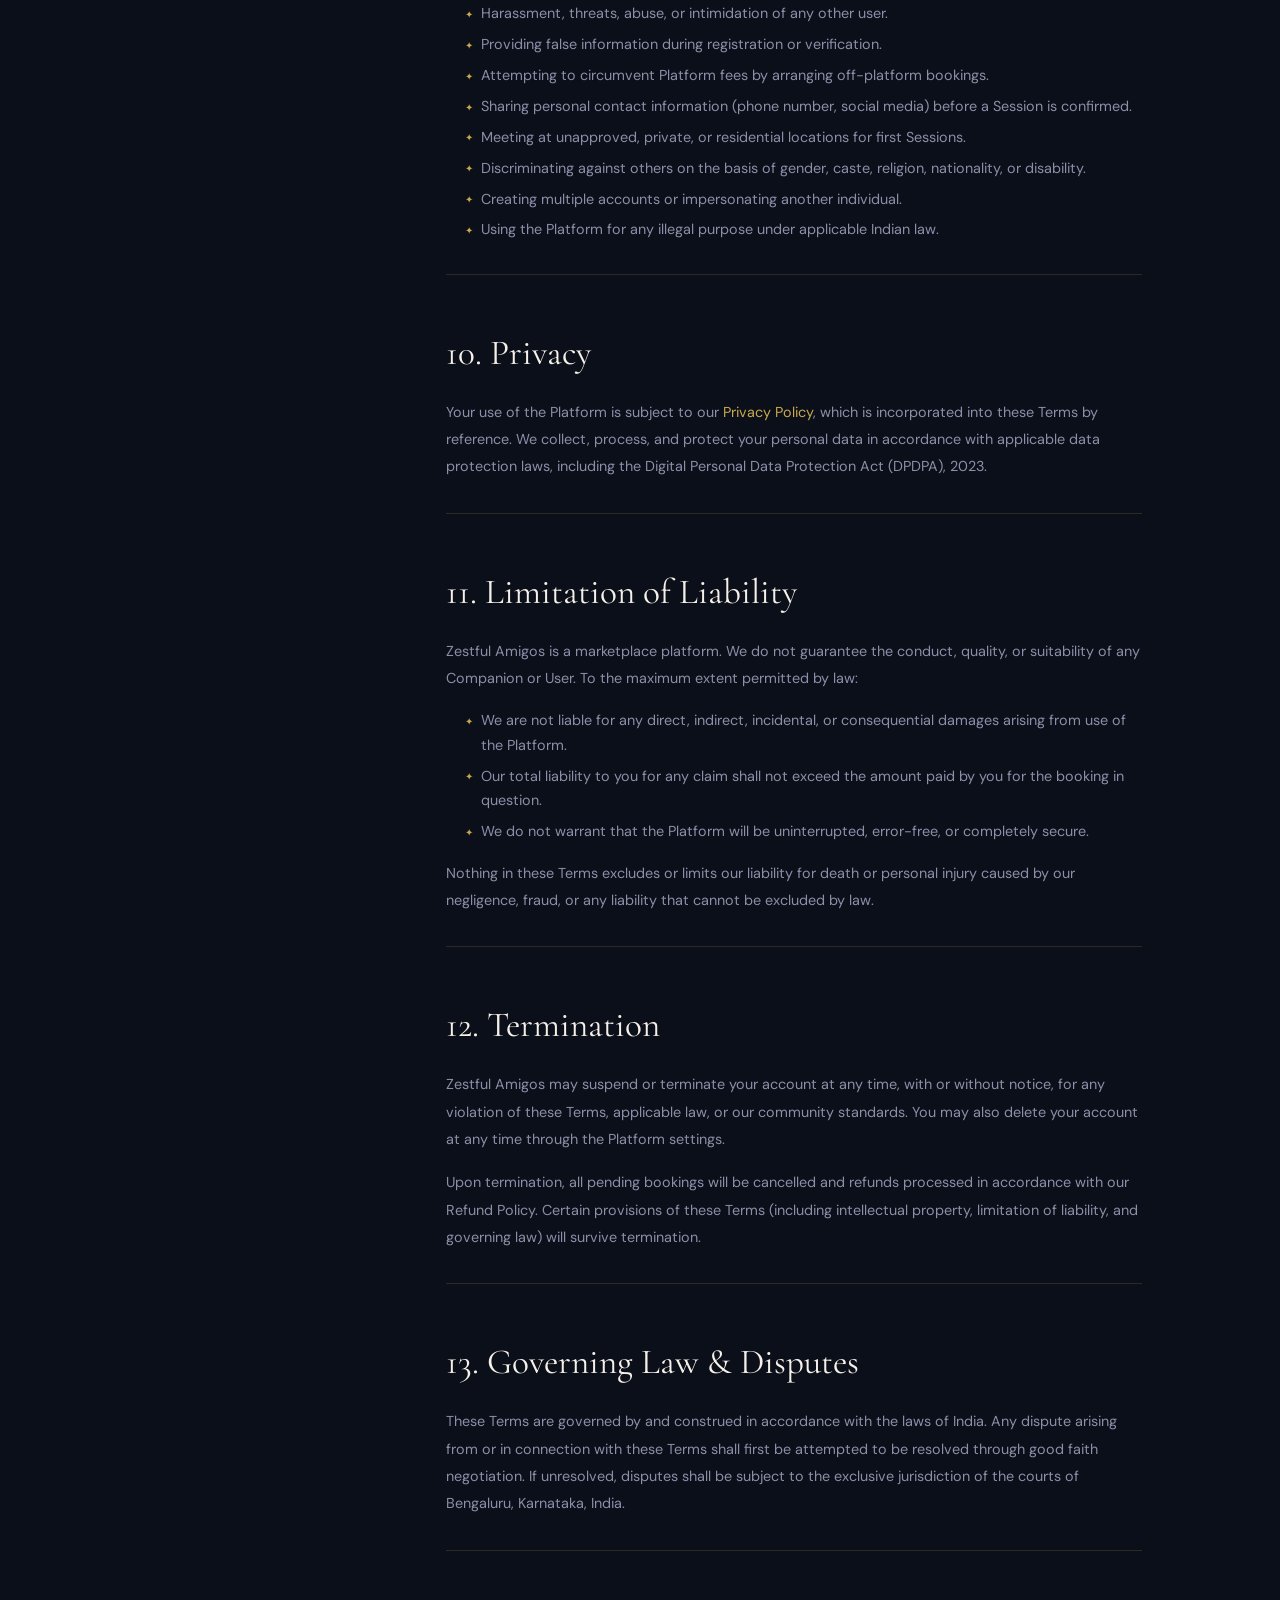
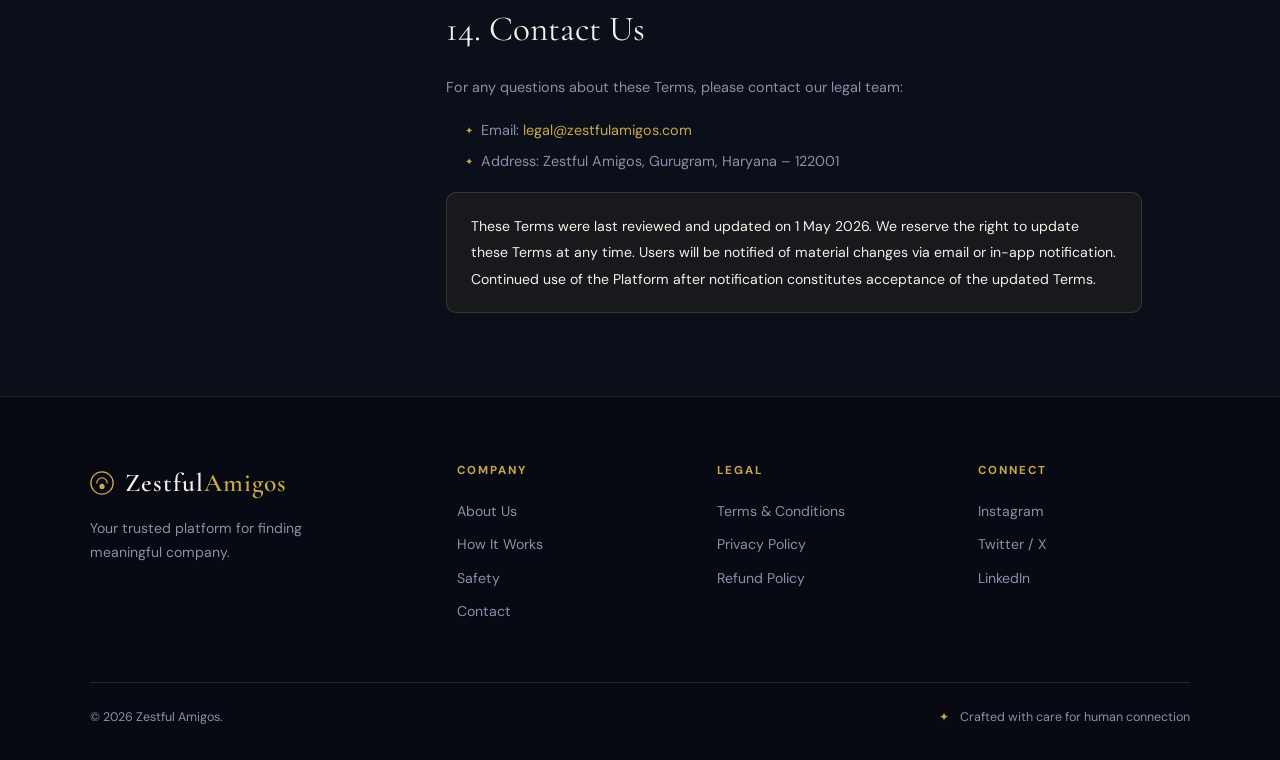
<file: terms.html>
<!DOCTYPE html>
<html lang="en">
<head>
<meta charset="UTF-8">
<meta name="viewport" content="width=device-width, initial-scale=1.0">
<title>Terms & Conditions — Zestful Amigos</title>
<link rel="stylesheet" href="styles.css">
<style>
.legal-layout {
  max-width: 1100px; margin: 0 auto; padding: 4rem 3rem;
  display: grid; grid-template-columns: 260px 1fr; gap: 3rem; align-items: start;
}
.legal-sidebar { position: sticky; top: 100px; }
.legal-nav h4 { font-size: .7rem; letter-spacing: .2em; text-transform: uppercase; color: var(--gold); margin-bottom: 1rem; }
.legal-nav a {
  display: block; font-size: .83rem; color: var(--muted); padding: .4rem 0;
  border-left: 2px solid var(--border); padding-left: .8rem; margin-bottom: .2rem;
  transition: color .2s, border-color .2s;
}
.legal-nav a:hover, .legal-nav a.active { color: var(--cream); border-color: var(--gold); }
.legal-meta {
  margin-top: 1.5rem; padding: 1rem; background: var(--glass);
  border: 1px solid var(--border); border-radius: 10px;
  font-size: .78rem; color: var(--muted); line-height: 1.7;
}
.legal-meta strong { color: var(--gold); }

.legal-content h2 {
  font-family: var(--font-display); font-size: clamp(1.6rem, 3vw, 2.2rem);
  font-weight: 400; color: var(--cream); margin: 2.5rem 0 1rem; padding-top: .5rem;
}
.legal-content h2:first-child { margin-top: 0; }
.legal-content h3 { font-size: 1rem; font-weight: 600; color: var(--gold); margin: 1.5rem 0 .5rem; }
.legal-content p { color: var(--muted); font-size: .9rem; line-height: 1.9; margin-bottom: 1rem; }
.legal-content ul { margin: .5rem 0 1rem 1.2rem; display: flex; flex-direction: column; gap: .4rem; }
.legal-content ul li { color: var(--muted); font-size: .9rem; line-height: 1.7; position: relative; padding-left: 1rem; }
.legal-content ul li::before { content: '✦'; position: absolute; left: 0; color: var(--gold); font-size: .6rem; top: .35rem; }
.legal-content .highlight {
  background: rgba(201,168,76,.07); border: 1px solid rgba(201,168,76,.2);
  border-radius: 10px; padding: 1.2rem 1.5rem; margin: 1.2rem 0;
}
.legal-content .highlight p { color: var(--cream); margin: 0; font-size: .88rem; }
.section-divider { height: 1px; background: var(--border); margin: 2rem 0; }

@media(max-width:900px){
  .legal-layout{grid-template-columns:1fr;gap:2rem;padding:2rem 1.5rem}
  .legal-sidebar{display:none}
}
</style>
</head>
<body>
<nav class="nav">
  <a href="index.html" class="nav-logo">
    <svg width="28" height="28" viewBox="0 0 28 28" fill="none"><circle cx="14" cy="14" r="13" stroke="#c9a84c" stroke-width="1.5"/><path d="M8 14c0-3.314 2.686-6 6-6s6 2.686 6 6" stroke="#c9a84c" stroke-width="1.5" stroke-linecap="round"/><circle cx="14" cy="18" r="3" fill="#c9a84c"/></svg>
    <span>Zestful<em>Amigos</em></span>
  </a>
  <button class="nav-toggle" id="navToggle"><span></span><span></span><span></span></button>
  <div class="nav-links" id="navLinks">
    <a href="index.html">Home</a><a href="about.html">About</a>
    <a href="how-it-works.html">How It Works</a>
    <a href="safety.html">Safety</a>
    <a href="contact.html">Contact</a>
    <a href="contact.html" class="nav-cta">Join Waitlist</a>
  </div>
</nav>
<div class="page-content">
  <div class="page-hero">
    <div class="section-label" style="justify-content:center;">Legal</div>
    <h1>Terms & <em>Conditions</em></h1>
    <p>Please read these terms carefully. By using Zestful Amigos, you agree to be bound by them.</p>
  </div>
  <div class="legal-layout">
    <div class="legal-sidebar">
      <div class="legal-nav">
        <h4>Contents</h4>
        <a href="#acceptance">1. Acceptance</a>
        <a href="#definitions">2. Definitions</a>
        <a href="#eligibility">3. Eligibility</a>
        <a href="#services">4. Our Services</a>
        <a href="#users">5. User Obligations</a>
        <a href="#companions">6. Companions</a>
        <a href="#bookings">7. Bookings & Payment</a>
        <a href="#safety">8. Safety Rules</a>
        <a href="#prohibited">9. Prohibited Conduct</a>
        <a href="#privacy">10. Privacy</a>
        <a href="#liability">11. Liability</a>
        <a href="#termination">12. Termination</a>
        <a href="#governing">13. Governing Law</a>
        <a href="#contact-legal">14. Contact</a>
      </div>
      <div class="legal-meta">
        <strong>Effective Date:</strong><br>May 1, 2026<br><br>
        <strong>Last Updated:</strong><br>May 1, 2026<br><br>
        Questions? <a href="contact.html" style="color:var(--gold)">Contact us</a>
      </div>
    </div>
    <div class="legal-content">
      <div class="highlight"><p>⚠️ These Terms of Service ("Terms") constitute a legally binding agreement between you and Zestful Amigos  . By accessing or using our platform, you confirm that you have read, understood, and agree to these Terms in full.</p></div>

      <h2 id="acceptance">1. Acceptance of Terms</h2>
      <p>By registering for, accessing, or using the Zestful Amigos mobile application, website, or any related services (collectively, the "Platform"), you ("User," "you," or "your") agree to comply with and be bound by these Terms and Conditions, our Privacy Policy, and our Refund Policy.</p>
      <p>If you do not agree with any part of these Terms, you must not use the Platform. Your continued use of the Platform following any amendments to these Terms constitutes acceptance of those changes.</p>

      <div class="section-divider"></div>
      <h2 id="definitions">2. Definitions</h2>
      <ul>
        <li><strong>"Zestful Amigos," "we," "us," or "our"</strong> refers to Zestful Amigos  , a company incorporated under Indian law.</li>
        <li><strong>"Platform"</strong> refers to the Zestful Amigos mobile application, website (zestfulamigos.app), and all associated services.</li>
        <li><strong>"User"</strong> refers to any individual who registers to book companion services through the Platform.</li>
        <li><strong>"Companion"</strong> refers to any verified individual who registers to offer companionship services through the Platform.</li>
        <li><strong>"Session"</strong> refers to a confirmed, paid interaction between a User and a Companion facilitated through the Platform.</li>
        <li><strong>"Booking"</strong> refers to the reservation and payment transaction made by a User to engage a Companion for a Session.</li>
      </ul>

      <div class="section-divider"></div>
      <h2 id="eligibility">3. Eligibility</h2>
      <p>To use the Zestful Amigos Platform, you must:</p>
      <ul>
        <li>Be at least 18 years of age.</li>
        <li>Have the legal capacity to enter into a binding contract under applicable law.</li>
        <li>Provide accurate, current, and complete information during registration.</li>
        <li>Not be barred from using the Platform under applicable law.</li>
        <li>Complete identity verification as required by Zestful Amigos.</li>
      </ul>
      <p>Zestful Amigos reserves the right to refuse registration or revoke access to any individual who does not meet these criteria, or whose conduct is contrary to our community standards.</p>

      <div class="section-divider"></div>
      <h2 id="services">4. Our Services</h2>
      <p>Zestful Amigos is a technology platform that facilitates connections between Users seeking social companionship and verified Companions willing to provide it. We are a marketplace and intermediary — not a party to the companionship relationship itself.</p>
      <div class="highlight"><p>⚠️ Zestful Amigos is strictly a social companionship platform. We do not facilitate, enable, permit, or tolerate any romantic, sexual, or intimate services of any nature. Any such conduct is grounds for immediate and permanent account termination.</p></div>
      <h3>What We Provide:</h3>
      <ul>
        <li>A discovery platform to find and connect with verified Companions</li>
        <li>Secure, escrow-based payment processing</li>
        <li>In-app encrypted messaging between Users and Companions</li>
        <li>Live location sharing infrastructure for safety monitoring</li>
        <li>SOS emergency response system</li>
        <li>Curated safe meeting location recommendations</li>
        <li>A mutual rating and review system</li>
        <li>24/7 safety team monitoring during active Sessions</li>
      </ul>

      <div class="section-divider"></div>
      <h2 id="users">5. User Obligations</h2>
      <p>As a User, you agree to:</p>
      <ul>
        <li>Provide truthful information during registration and verification.</li>
        <li>Treat Companions with dignity, respect, and professionalism at all times.</li>
        <li>Not request, expect, or accept any services beyond the agreed social companionship scope.</li>
        <li>Share your live location with the Zestful Amigos safety team as required during active Sessions.</li>
        <li>Use the SOS button in case of any emergency.</li>
        <li>Pay the agreed booking amount in full prior to Session commencement.</li>
        <li>Report any inappropriate conduct by a Companion through the in-app reporting system.</li>
        <li>Not attempt to contact, solicit, or arrange meetings with Companions outside the Platform.</li>
      </ul>

      <div class="section-divider"></div>
      <h2 id="companions">6. Companion Registration & Obligations</h2>
      <p>To register as a Companion, you must complete our multi-step verification process, including government ID verification, biometric photo match, background check, and a safety interview. Approval is at Zestful Amigos's sole discretion.</p>
      <p>As a Companion, you agree to:</p>
      <ul>
        <li>Maintain complete honesty in your profile, including availability and services offered.</li>
        <li>Only accept bookings you are genuinely able and willing to fulfil.</li>
        <li>Arrive punctually at the agreed meeting location.</li>
        <li>Share your live location with the Zestful Amigos safety team during all active Sessions.</li>
        <li>Maintain a professional and respectful demeanour at all times.</li>
        <li>Not engage in, encourage, or permit any romantic, sexual, or inappropriate interaction.</li>
        <li>Report any inappropriate behaviour by a User immediately through the Platform.</li>
        <li>You understand that you operate as an independent contractor, not an employee of Zestful Amigos.</li>
      </ul>

      <div class="section-divider"></div>
      <h2 id="bookings">7. Bookings, Payments & Fees</h2>
      <h3>Payment Processing</h3>
      <p>All payments are processed through our secure third-party payment gateway. Funds are held in escrow by Zestful Amigos until a Session is confirmed complete by both parties.</p>
      <h3>Platform Fee</h3>
      <p>Zestful Amigos retains 5% of the total booking amount as a platform service fee. Companions receive 95% of the agreed booking amount, paid within 2–3 business days of Session completion.</p>
      <h3>Cancellations</h3>
      <ul>
        <li>If a Companion does not accept a booking within 15 minutes, the User receives a full refund.</li>
        <li>Cancellations by the User more than 2 hours before the Session: full refund.</li>
        <li>Cancellations by the User within 2 hours of the Session: 50% refund.</li>
        <li>No-shows by the User: no refund.</li>
        <li>Cancellations by the Companion after acceptance: User receives a full refund.</li>
      </ul>
      <p>Please refer to our <a href="refund.html" style="color:var(--gold)">Refund Policy</a> for full details.</p>

      <div class="section-divider"></div>
      <h2 id="safety">8. Safety Requirements</h2>
      <p>The safety of all parties is paramount. During any active Session:</p>
      <ul>
        <li>Both User and Companion are required to enable live location sharing with Zestful Amigos's safety team.</li>
        <li>The SOS button must remain accessible at all times.</li>
        <li>Meetings must take place at Zestful Amigos-approved public locations only.</li>
        <li>All communication must occur through the in-app messaging system until the Session commences.</li>
      </ul>
      <p>Failure to comply with safety requirements may result in Session cancellation without refund and suspension of your account.</p>

      <div class="section-divider"></div>
      <h2 id="prohibited">9. Prohibited Conduct</h2>
      <p>The following conduct is strictly prohibited on the Platform and will result in immediate account termination:</p>
      <ul>
        <li>Soliciting, engaging in, or facilitating romantic, sexual, or intimate activities of any kind.</li>
        <li>Harassment, threats, abuse, or intimidation of any other user.</li>
        <li>Providing false information during registration or verification.</li>
        <li>Attempting to circumvent Platform fees by arranging off-platform bookings.</li>
        <li>Sharing personal contact information (phone number, social media) before a Session is confirmed.</li>
        <li>Meeting at unapproved, private, or residential locations for first Sessions.</li>
        <li>Discriminating against others on the basis of gender, caste, religion, nationality, or disability.</li>
        <li>Creating multiple accounts or impersonating another individual.</li>
        <li>Using the Platform for any illegal purpose under applicable Indian law.</li>
      </ul>

      <div class="section-divider"></div>
      <h2 id="privacy">10. Privacy</h2>
      <p>Your use of the Platform is subject to our <a href="privacy.html" style="color:var(--gold)">Privacy Policy</a>, which is incorporated into these Terms by reference. We collect, process, and protect your personal data in accordance with applicable data protection laws, including the Digital Personal Data Protection Act (DPDPA), 2023.</p>

      <div class="section-divider"></div>
      <h2 id="liability">11. Limitation of Liability</h2>
      <p>Zestful Amigos is a marketplace platform. We do not guarantee the conduct, quality, or suitability of any Companion or User. To the maximum extent permitted by law:</p>
      <ul>
        <li>We are not liable for any direct, indirect, incidental, or consequential damages arising from use of the Platform.</li>
        <li>Our total liability to you for any claim shall not exceed the amount paid by you for the booking in question.</li>
        <li>We do not warrant that the Platform will be uninterrupted, error-free, or completely secure.</li>
      </ul>
      <p>Nothing in these Terms excludes or limits our liability for death or personal injury caused by our negligence, fraud, or any liability that cannot be excluded by law.</p>

      <div class="section-divider"></div>
      <h2 id="termination">12. Termination</h2>
      <p>Zestful Amigos may suspend or terminate your account at any time, with or without notice, for any violation of these Terms, applicable law, or our community standards. You may also delete your account at any time through the Platform settings.</p>
      <p>Upon termination, all pending bookings will be cancelled and refunds processed in accordance with our Refund Policy. Certain provisions of these Terms (including intellectual property, limitation of liability, and governing law) will survive termination.</p>

      <div class="section-divider"></div>
      <h2 id="governing">13. Governing Law & Disputes</h2>
      <p>These Terms are governed by and construed in accordance with the laws of India. Any dispute arising from or in connection with these Terms shall first be attempted to be resolved through good faith negotiation. If unresolved, disputes shall be subject to the exclusive jurisdiction of the courts of Bengaluru, Karnataka, India.</p>

      <div class="section-divider"></div>
      <h2 id="contact-legal">14. Contact Us</h2>
      <p>For any questions about these Terms, please contact our legal team:</p>
      <ul>
        <li>Email: <a href="mailto:legal@zestfulamigos.com" style="color:var(--gold)">legal@zestfulamigos.com</a></li>
        <li>Address: Zestful Amigos, Gurugram, Haryana – 122001</li>
      </ul>
      <div class="highlight"><p>These Terms were last reviewed and updated on 1 May 2026. We reserve the right to update these Terms at any time. Users will be notified of material changes via email or in-app notification. Continued use of the Platform after notification constitutes acceptance of the updated Terms.</p></div>
    </div>
  </div>
</div>
<footer class="footer">
  <div class="footer-grid">
    <div class="footer-brand"><a href="index.html" class="nav-logo"><svg width="24" height="24" viewBox="0 0 28 28" fill="none"><circle cx="14" cy="14" r="13" stroke="#c9a84c" stroke-width="1.5"/><path d="M8 14c0-3.314 2.686-6 6-6s6 2.686 6 6" stroke="#c9a84c" stroke-width="1.5" stroke-linecap="round"/><circle cx="14" cy="18" r="3" fill="#c9a84c"/></svg><span>Zestful<em>Amigos</em></span></a><p>Your trusted platform for finding meaningful company.</p></div>
    <div class="footer-col"><h4>Company</h4><a href="about.html">About Us</a><a href="how-it-works.html">How It Works</a><a href="safety.html">Safety</a><a href="contact.html">Contact</a></div>
    <div class="footer-col"><h4>Legal</h4><a href="terms.html">Terms & Conditions</a><a href="privacy.html">Privacy Policy</a><a href="refund.html">Refund Policy</a></div>
    <div class="footer-col"><h4>Connect</h4><a href="#">Instagram</a><a href="#">Twitter / X</a><a href="#">LinkedIn</a></div>
  </div>
  <div class="footer-bottom"><span>© 2026 Zestful Amigos.</span><span><span class="dot">✦</span> Crafted with care for human connection</span></div>
</footer>
<script>
document.getElementById('navToggle').addEventListener('click',()=>document.getElementById('navLinks').classList.toggle('open'));
// Sidebar scroll spy
const sections = document.querySelectorAll('.legal-content h2');
const navLinks = document.querySelectorAll('.legal-nav a');
window.addEventListener('scroll', () => {
  let curr = '';
  sections.forEach(s => { if (window.scrollY >= s.offsetTop - 130) curr = s.id; });
  navLinks.forEach(a => { a.classList.toggle('active', a.getAttribute('href') === '#'+curr); });
});
</script>
</body>
</html>
</file>
<file: styles.css>
/* ============================================
   COMPANIO — SHARED STYLES
   Aesthetic: Luxury Dark / Editorial
   ============================================ */

@import url('https://fonts.googleapis.com/css2?family=Cormorant+Garamond:ital,wght@0,300;0,400;0,600;1,300;1,400&family=DM+Sans:wght@300;400;500&family=Playfair+Display:ital,wght@0,700;1,400&display=swap');

/* ── RESET & BASE ── */
*, *::before, *::after { box-sizing: border-box; margin: 0; padding: 0; }

:root {
  --navy:    #0b0f1a;
  --navy2:   #111827;
  --gold:    #c9a84c;
  --gold2:   #e8cc7e;
  --cream:   #f5f0e8;
  --muted:   #8b8fa8;
  --border:  rgba(201,168,76,.18);
  --glass:   rgba(255,255,255,.04);
  --radius:  12px;
  --font-display: 'Cormorant Garamond', serif;
  --font-body:    'DM Sans', sans-serif;
}

html { scroll-behavior: smooth; }
body {
  background: var(--navy);
  color: var(--cream);
  font-family: var(--font-body);
  font-size: 16px;
  line-height: 1.7;
  min-height: 100vh;
  overflow-x: hidden;
}

a { color: inherit; text-decoration: none; }
img { max-width: 100%; display: block; }
ul { list-style: none; }

/* ── NOISE OVERLAY ── */
body::before {
  content: '';
  position: fixed; inset: 0;
  background-image: url("data:image/svg+xml,%3Csvg viewBox='0 0 200 200' xmlns='http://www.w3.org/2000/svg'%3E%3Cfilter id='n'%3E%3CfeTurbulence type='fractalNoise' baseFrequency='.75' numOctaves='4' stitchTiles='stitch'/%3E%3C/filter%3E%3Crect width='100%25' height='100%25' filter='url(%23n)' opacity='.04'/%3E%3C/svg%3E");
  pointer-events: none;
  z-index: 9999;
  opacity: .5;
}

/* ── NAV ── */
.nav {
  position: fixed; top: 0; left: 0; right: 0;
  z-index: 100;
  display: flex; align-items: center; justify-content: space-between;
  padding: 1.2rem 3rem;
  background: rgba(11,15,26,.85);
  backdrop-filter: blur(16px);
  border-bottom: 1px solid var(--border);
}

.nav-logo {
  display: flex; align-items: center; gap: .7rem;
  font-family: var(--font-display);
  font-size: 1.6rem;
  font-weight: 600;
  letter-spacing: .04em;
  color: var(--cream);
}

.nav-logo svg { flex-shrink: 0; }
.nav-logo span em { color: var(--gold); font-style: normal; }

.nav-links {
  display: flex; align-items: center; gap: 2rem;
}

.nav-links a {
  font-size: .82rem;
  font-weight: 500;
  letter-spacing: .12em;
  text-transform: uppercase;
  color: var(--muted);
  transition: color .25s;
  position: relative;
}
.nav-links a::after {
  content: '';
  position: absolute; left: 0; bottom: -3px;
  width: 0; height: 1px;
  background: var(--gold);
  transition: width .3s;
}
.nav-links a:hover { color: var(--gold); }
.nav-links a:hover::after { width: 100%; }
.nav-links a.active { color: var(--gold); }
.nav-links a.active::after { width: 100%; }

.nav-cta {
  background: var(--gold);
  color: var(--navy) !important;
  padding: .5rem 1.3rem;
  border-radius: 50px;
  font-weight: 500 !important;
  transition: background .25s, transform .2s !important;
}
.nav-cta::after { display: none !important; }
.nav-cta:hover { background: var(--gold2) !important; transform: translateY(-1px); }

/* ── FOOTER ── */
.footer {
  background: #070a12;
  border-top: 1px solid var(--border);
  padding: 4rem 3rem 2rem;
}
.footer-grid {
  display: grid;
  grid-template-columns: 1.5fr repeat(3, 1fr);
  gap: 3rem;
  max-width: 1100px;
  margin: 0 auto 3rem;
}
.footer-brand p {
  color: var(--muted);
  font-size: .88rem;
  line-height: 1.7;
  margin-top: .8rem;
  max-width: 260px;
}
.footer-col h4 {
  font-size: .72rem;
  letter-spacing: .18em;
  text-transform: uppercase;
  color: var(--gold);
  margin-bottom: 1.2rem;
}
.footer-col a {
  display: block;
  color: var(--muted);
  font-size: .88rem;
  margin-bottom: .6rem;
  transition: color .2s;
}
.footer-col a:hover { color: var(--cream); }
.footer-bottom {
  max-width: 1100px;
  margin: 0 auto;
  padding-top: 1.5rem;
  border-top: 1px solid var(--border);
  display: flex; align-items: center; justify-content: space-between;
  font-size: .78rem;
  color: var(--muted);
}
.footer-bottom .dot { color: var(--gold); margin: 0 .5rem; }

/* ── BUTTONS ── */
.btn {
  display: inline-flex; align-items: center; gap: .5rem;
  padding: .75rem 2rem;
  border-radius: 50px;
  font-family: var(--font-body);
  font-size: .88rem;
  font-weight: 500;
  letter-spacing: .06em;
  cursor: pointer;
  transition: all .25s;
  border: none;
}
.btn-primary {
  background: var(--gold);
  color: var(--navy);
}
.btn-primary:hover { background: var(--gold2); transform: translateY(-2px); box-shadow: 0 8px 30px rgba(201,168,76,.3); }
.btn-outline {
  background: transparent;
  color: var(--cream);
  border: 1px solid var(--border);
}
.btn-outline:hover { border-color: var(--gold); color: var(--gold); transform: translateY(-2px); }

/* ── SECTION LABEL ── */
.section-label {
  display: inline-flex; align-items: center; gap: .5rem;
  font-size: .72rem;
  letter-spacing: .22em;
  text-transform: uppercase;
  color: var(--gold);
  margin-bottom: 1rem;
}
.section-label::before {
  content: '';
  width: 24px; height: 1px;
  background: var(--gold);
}

/* ── GLASS CARD ── */
.glass-card {
  background: var(--glass);
  border: 1px solid var(--border);
  border-radius: var(--radius);
  backdrop-filter: blur(12px);
  padding: 2rem;
}

/* ── PAGE WRAPPER ── */
.page-content {
  padding-top: 90px;
}

/* ── HERO INNER (sub-pages) ── */
.page-hero {
  padding: 6rem 3rem 4rem;
  text-align: center;
  position: relative;
  overflow: hidden;
}
.page-hero::before {
  content: '';
  position: absolute; inset: 0;
  background: radial-gradient(ellipse 60% 60% at 50% 0%, rgba(201,168,76,.12) 0%, transparent 70%);
  pointer-events: none;
}
.page-hero h1 {
  font-family: var(--font-display);
  font-size: clamp(2.5rem, 6vw, 4.5rem);
  font-weight: 300;
  line-height: 1.1;
  margin-bottom: 1rem;
}
.page-hero h1 em { font-style: italic; color: var(--gold); }
.page-hero p {
  color: var(--muted);
  max-width: 560px;
  margin: 0 auto;
  font-size: 1.05rem;
}

/* ── DIVIDER ── */
.divider {
  width: 60px; height: 1px;
  background: linear-gradient(90deg, transparent, var(--gold), transparent);
  margin: 0 auto;
}

/* ── MOBILE NAV TOGGLE ── */
.nav-toggle { display: none; background: none; border: none; cursor: pointer; }
.nav-toggle span {
  display: block; width: 22px; height: 1.5px;
  background: var(--cream); margin: 5px 0;
  transition: all .3s;
}

@media (max-width: 768px) {
  .nav { padding: 1rem 1.5rem; }
  .nav-toggle { display: block; }
  .nav-links {
    position: fixed; inset: 0 0 0 30%;
    flex-direction: column; justify-content: center;
    background: var(--navy2);
    padding: 2rem;
    transform: translateX(100%);
    transition: transform .35s;
  }
  .nav-links.open { transform: translateX(0); }
  .nav-links a { font-size: 1rem; }
  .footer-grid { grid-template-columns: 1fr 1fr; gap: 2rem; }
  .page-hero { padding: 4rem 1.5rem 3rem; }
}
</file>
